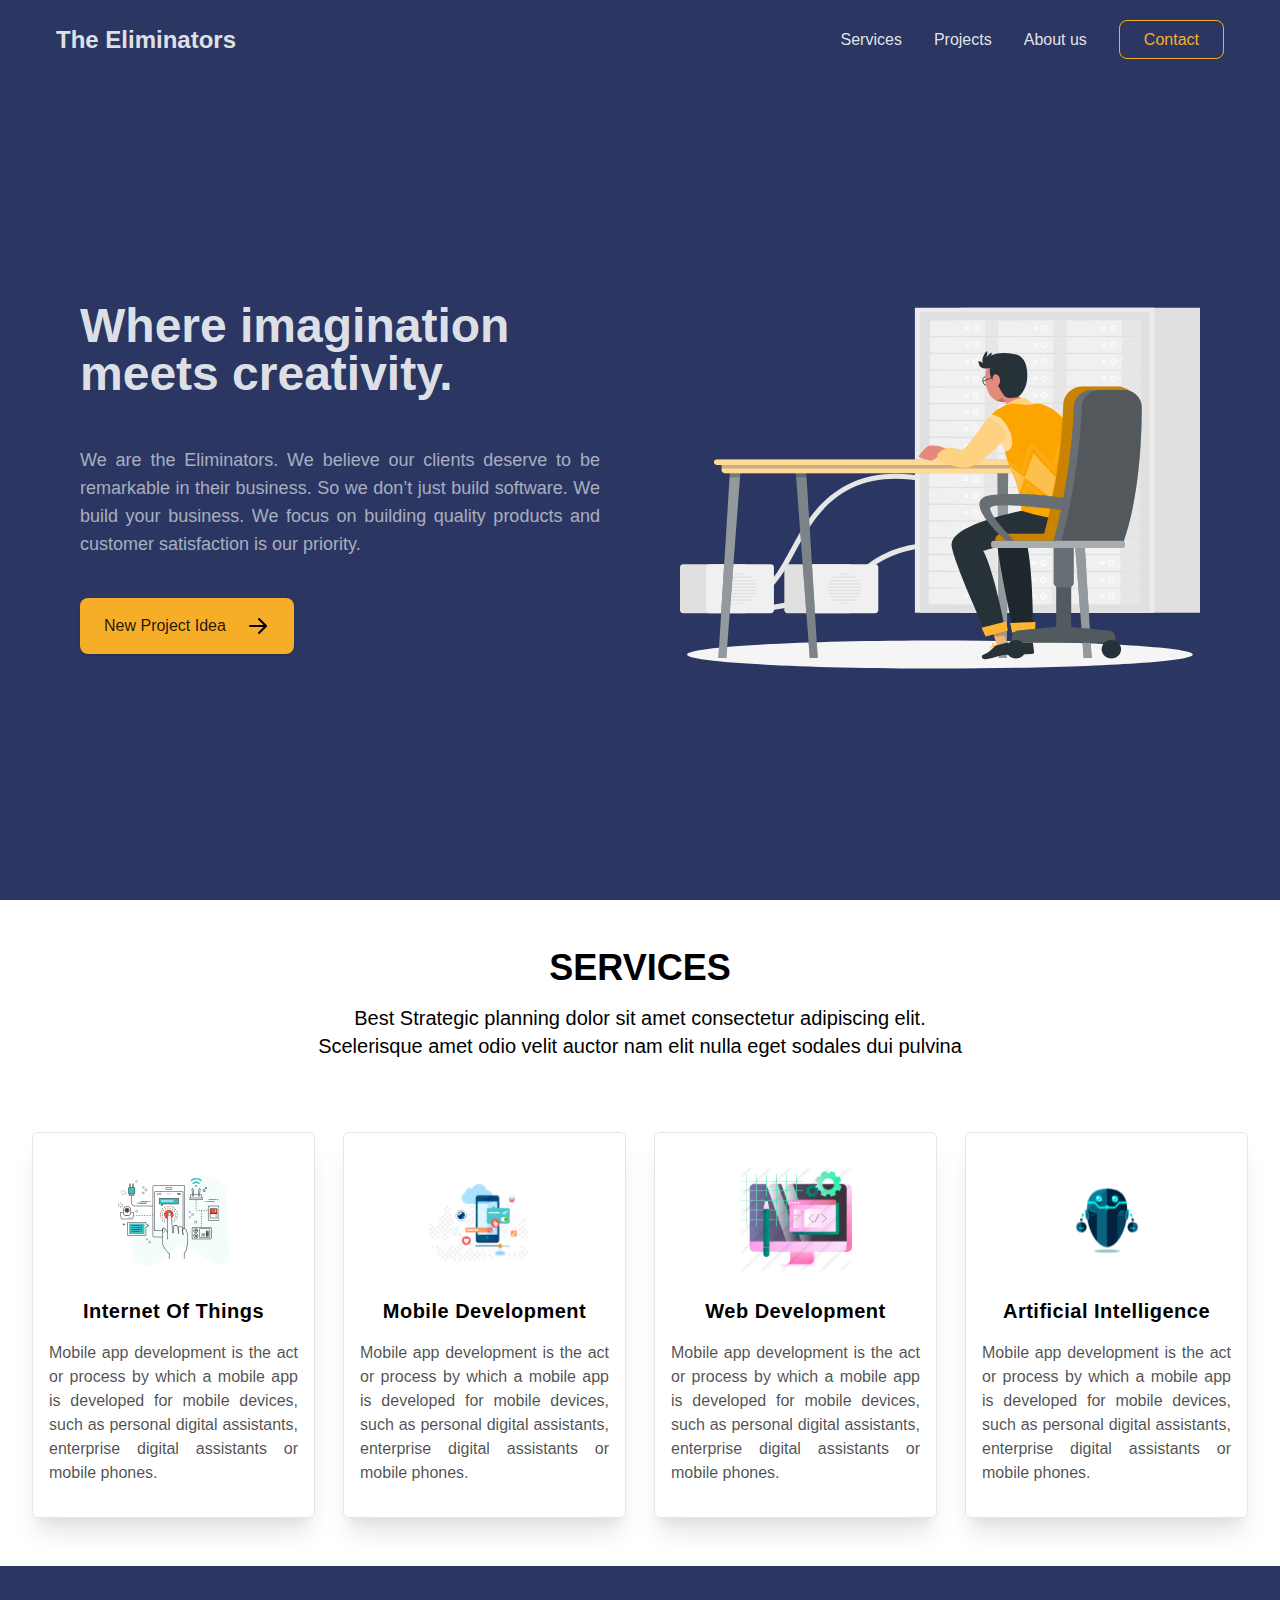
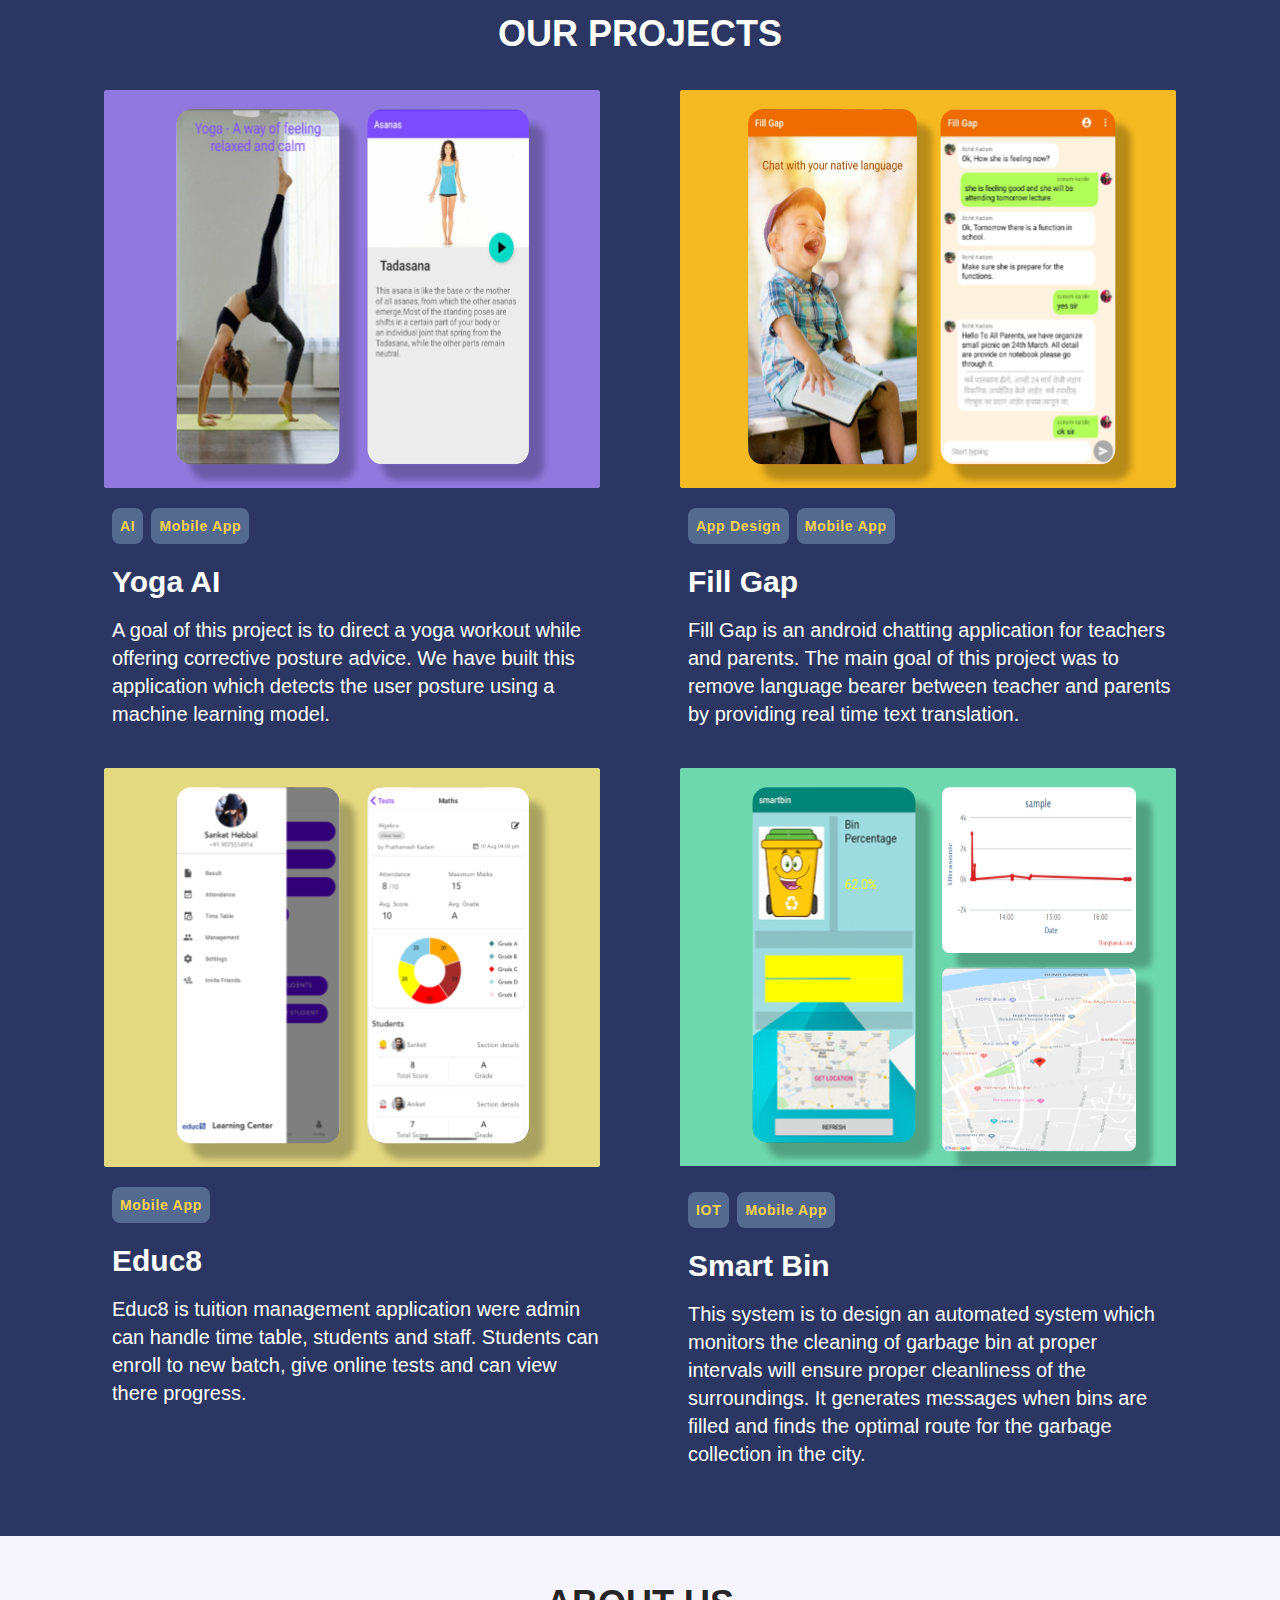
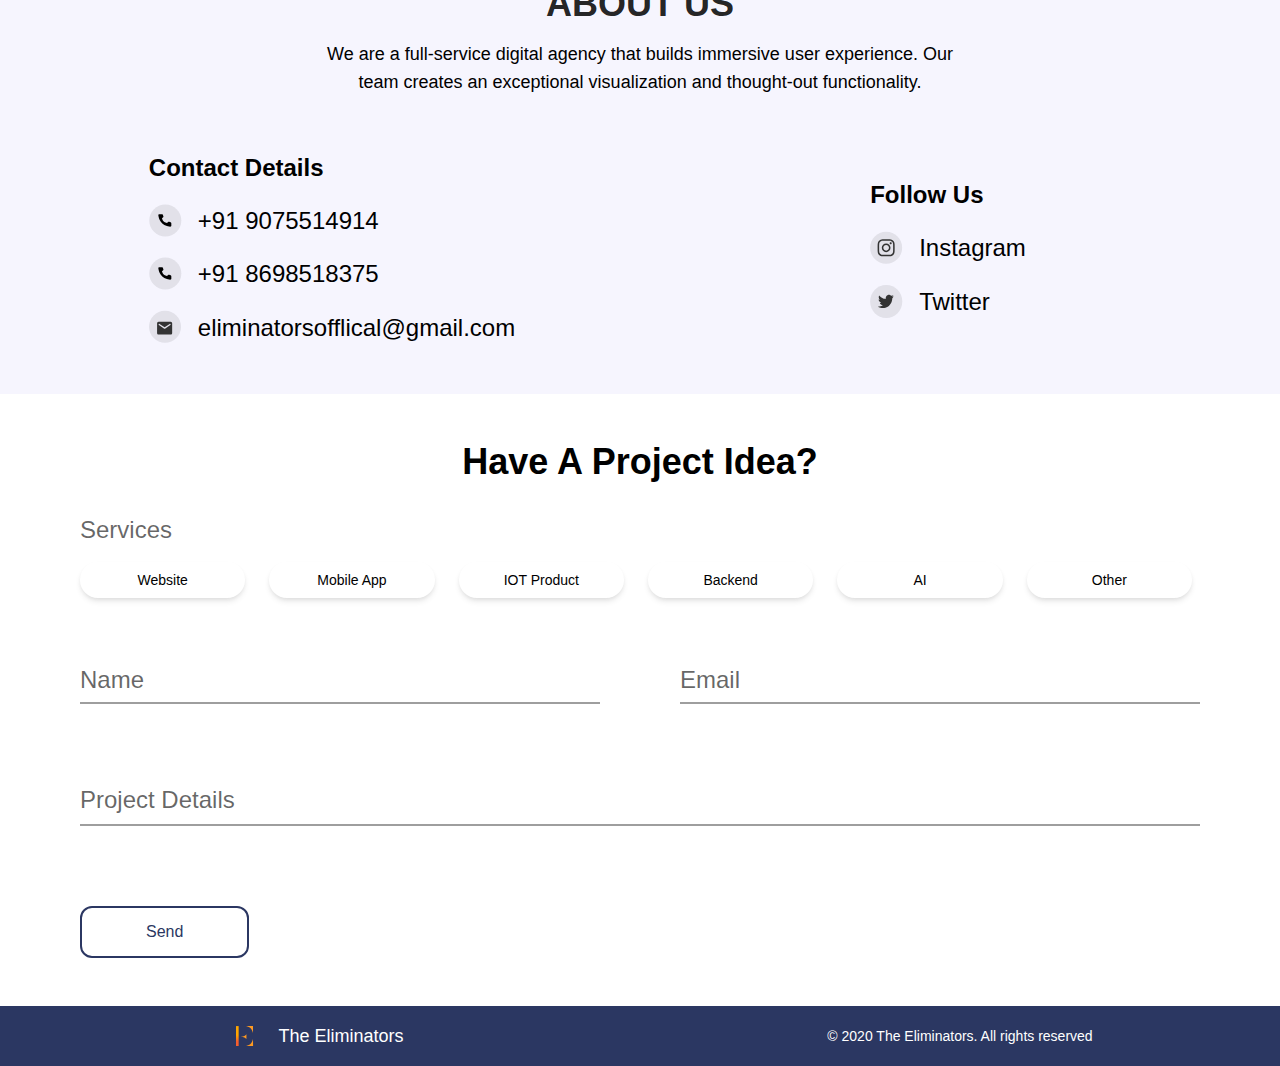
<file: index.html>
<!DOCTYPE html><html><head><meta name="viewport" content="width=device-width"/><meta charSet="utf-8"/><title>The Eliminators</title><link rel="icon" href="/eliminators_logo.svg"/><meta name="next-head-count" content="4"/><link rel="preload" href="/_next/static/css/be12bb838608c36e29e3.css" as="style"/><link rel="stylesheet" href="/_next/static/css/be12bb838608c36e29e3.css" data-n-g=""/><noscript data-n-css=""></noscript><link rel="preload" href="/_next/static/chunks/webpack-50bee04d1dc61f8adf5b.js" as="script"/><link rel="preload" href="/_next/static/chunks/framework.1cddd991bfe63666dc71.js" as="script"/><link rel="preload" href="/_next/static/chunks/commons.a94f124302cbaeafdd36.js" as="script"/><link rel="preload" href="/_next/static/chunks/f6078781a05fe1bcb0902d23dbbb2662c8d200b3.ee53ec7979883a5866d5.js" as="script"/><link rel="preload" href="/_next/static/chunks/main-bdcc1fc7a7a40572f154.js" as="script"/><link rel="preload" href="/_next/static/chunks/pages/_app-d45292f9be0eed4ed69b.js" as="script"/><link rel="preload" href="/_next/static/chunks/pages/index-5e05410b295bd5a9af4b.js" as="script"/></head><body><div id="__next"><main><div id="navbar" class="absolute top-0 z-10 py-4 px-6 w-full md:fixed md:py-6 lg:px-14 bg-primary"><nav class="relative flex items-center justify-between drop-shadow" aria-label="Global"><a href="#" class="text-2xl font-bold text-white-high">The Eliminators</a><div class="-mr-2 flex items-center md:hidden"><button type="button" class="p-2 inline-flex text-white-high items-center justify-center focus:outline-none" aria-expanded="false"><span class="sr-only">Open main menu</span><svg class="h-6 w-6" fill="none" viewBox="0 0 24 24" stroke="currentColor" aria-hidden="true"><path stroke-linecap="round" stroke-linejoin="round" stroke-width="2" d="M4 6h16M4 12h16M4 18h16"></path></svg></button></div><div class="hidden md:block md:ml-10 md:space-x-8"><a href="#services" class="
        text-white-high hover:text-white-medium">Services</a><a href="#projects" class="
        text-white-high hover:text-white-medium">Projects</a><a href="#aboutus" class="
        text-white-high hover:text-white-medium">About us</a><a href="#aboutus" class="border hover:border-transparent  py-2.5 px-6 rounded-lg 
                    text-secondary hover:bg-secondary hover:text-black-high border-secondary">Contact</a></div></nav></div><section class="bg-primary min-h-screen flex flex-col justify-center pt-14"><div class=" relative container mx-auto flex flex-col w-11/12 pt-8 pb-10 
                        sm:w-full sm:px-8 sm:pt-10 
                        lg:px-12 lg:flex-row lg:space-x-8 lg:space-x-14 
                        lg:min-w-full 
                        xl:px-20 lg:space-x-20
                        2xl:min-w-min"><div class="lg:w-1/2 lg:flex lg:flex-col lg:justify-center"><h1 class="text-white-high font-bold text-3xl text-center sm:text-left md:pt-8 sm:text-4xl lg:pt-0 lg:text-5xl">Where imagination meets creativity.</h1><h4 class="text-white-medium pt-8 text-lg text-justify lg:pt-12">We are the Eliminators. We believe our clients deserve to be remarkable in their business. So we don’t just build software. We build your business. We focus on building quality products and customer satisfaction is our priority.</h4><div class="flex justify-center sm:block"><button class="mt-10 py-3 px-4 rounded-lg flex bg-secondary text-black-high md:py-4 md:px-6 shadow hover:shadow-xl">New Project Idea<img src="/right_arrow.svg" class="ml-5"/></button></div></div><div class="mt-10 sm:mt-8 flex justify-center items-center lg:mt-0 lg:w-1/2"><svg width="329" height="241" viewBox="0 0 329 241" fill="none" xmlns="http://www.w3.org/2000/svg" class="h-auto w-11/12 max-w-sm sm:w-2/3 sm:max-w-none lg:w-full overflow-visible" alt="Eliminators Hero Image"><g id="hero-image"><g id="background"><path id="Vector" d="M48.2197 195.266L47.2129 192.285C56.8355 189.344 62.7196 178.588 69.5363 166.126C77.8467 150.918 87.2712 133.692 106.5 124.148C141.714 106.672 184.718 129.194 186.551 130.164L184.9 132.887C184.471 132.66 141.623 110.239 108.018 126.918C89.7058 136.008 80.5371 152.772 72.4495 167.596C65.3192 180.637 59.138 191.933 48.2197 195.266Z" fill="#E6E6E6"></path><path id="Vector_2" d="M42.9966 205.49L42.8398 202.361C43.3102 202.361 89.9212 200.014 115.232 177.672C141.641 154.329 173.826 162.809 174.148 162.887L173.232 165.891C172.926 165.813 142.524 157.857 117.485 179.972C91.2746 203.096 44.9608 205.404 42.9966 205.49Z" fill="#E6E6E6"></path><path id="Vector_3" d="M40.9496 174.739H1.97238C0.883065 174.739 0 175.576 0 176.608V203.918C0 204.95 0.883065 205.788 1.97238 205.788H40.9496C42.0389 205.788 42.922 204.95 42.922 203.918V176.608C42.922 175.576 42.0389 174.739 40.9496 174.739Z" fill="#E0E0E0"></path><path id="Vector_4" d="M57.4555 174.739H18.4782C17.3889 174.739 16.5059 175.576 16.5059 176.608V203.918C16.5059 204.95 17.3889 205.788 18.4782 205.788H57.4555C58.5448 205.788 59.4279 204.95 59.4279 203.918V176.608C59.4279 175.576 58.5448 174.739 57.4555 174.739Z" fill="#F0F0F0"></path><path id="Vector_5" d="M40.9081 200.006H35.024C34.9145 200.006 34.8096 199.965 34.7322 199.892C34.6548 199.819 34.6113 199.719 34.6113 199.615C34.6113 199.512 34.6548 199.412 34.7322 199.339C34.8096 199.265 34.9145 199.224 35.024 199.224H40.9081C41.0175 199.224 41.1225 199.265 41.1999 199.339C41.2773 199.412 41.3207 199.512 41.3207 199.615C41.3207 199.719 41.2773 199.819 41.1999 199.892C41.1225 199.965 41.0175 200.006 40.9081 200.006Z" fill="#E0E0E0"></path><path id="Vector_6" d="M44.7875 197.933H31.1128C31.0034 197.933 30.8984 197.892 30.8211 197.819C30.7437 197.745 30.7002 197.646 30.7002 197.542C30.7002 197.439 30.7437 197.339 30.8211 197.266C30.8984 197.192 31.0034 197.151 31.1128 197.151H44.7875C44.8969 197.151 45.0019 197.192 45.0792 197.266C45.1566 197.339 45.2001 197.439 45.2001 197.542C45.2001 197.646 45.1566 197.745 45.0792 197.819C45.0019 197.892 44.8969 197.933 44.7875 197.933Z" fill="#E0E0E0"></path><path id="Vector_7" d="M46.6773 195.853H29.2642C29.1548 195.853 29.0498 195.811 28.9724 195.738C28.895 195.665 28.8516 195.565 28.8516 195.461C28.8516 195.358 28.895 195.258 28.9724 195.185C29.0498 195.111 29.1548 195.07 29.2642 195.07H46.6773C46.7867 195.07 46.8917 195.111 46.9691 195.185C47.0464 195.258 47.0899 195.358 47.0899 195.461C47.0899 195.565 47.0464 195.665 46.9691 195.738C46.8917 195.811 46.7867 195.853 46.6773 195.853Z" fill="#E0E0E0"></path><path id="Vector_8" d="M47.7164 193.779H28.2154C28.1059 193.779 28.001 193.738 27.9236 193.665C27.8462 193.592 27.8027 193.492 27.8027 193.388C27.8027 193.285 27.8462 193.185 27.9236 193.112C28.001 193.038 28.1059 192.997 28.2154 192.997H47.7164C47.8258 192.997 47.9308 193.038 48.0081 193.112C48.0855 193.185 48.129 193.285 48.129 193.388C48.129 193.492 48.0855 193.592 48.0081 193.665C47.9308 193.738 47.8258 193.779 47.7164 193.779Z" fill="#E0E0E0"></path><path id="Vector_9" d="M48.1952 191.699H27.7369C27.6274 191.699 27.5225 191.657 27.4451 191.584C27.3677 191.511 27.3242 191.411 27.3242 191.307C27.3242 191.204 27.3677 191.104 27.4451 191.031C27.5225 190.958 27.6274 190.916 27.7369 190.916H48.1952C48.3046 190.916 48.4096 190.958 48.4869 191.031C48.5643 191.104 48.6078 191.204 48.6078 191.307C48.6078 191.411 48.5643 191.511 48.4869 191.584C48.4096 191.657 48.3046 191.699 48.1952 191.699Z" fill="#E0E0E0"></path><path id="Vector_10" d="M48.1952 189.626H27.7369C27.6274 189.626 27.5225 189.584 27.4451 189.511C27.3677 189.438 27.3242 189.338 27.3242 189.234C27.3242 189.131 27.3677 189.031 27.4451 188.958C27.5225 188.884 27.6274 188.843 27.7369 188.843H48.1952C48.3046 188.843 48.4096 188.884 48.4869 188.958C48.5643 189.031 48.6078 189.131 48.6078 189.234C48.6078 189.338 48.5643 189.438 48.4869 189.511C48.4096 189.584 48.3046 189.626 48.1952 189.626Z" fill="#E0E0E0"></path><path id="Vector_11" d="M47.7169 187.545H28.2242C28.1147 187.545 28.0098 187.503 27.9324 187.43C27.855 187.357 27.8115 187.257 27.8115 187.154C27.8115 187.05 27.855 186.95 27.9324 186.877C28.0098 186.804 28.1147 186.762 28.2242 186.762H47.7169C47.8263 186.762 47.9313 186.804 48.0087 186.877C48.0861 186.95 48.1295 187.05 48.1295 187.154C48.1295 187.205 48.1189 187.256 48.0981 187.303C48.0774 187.351 48.047 187.394 48.0087 187.43C47.9704 187.466 47.9249 187.495 47.8748 187.515C47.8247 187.535 47.7711 187.545 47.7169 187.545V187.545Z" fill="#E0E0E0"></path><path id="Vector_12" d="M46.6773 185.472H29.2642C29.1548 185.472 29.0498 185.43 28.9724 185.357C28.895 185.284 28.8516 185.184 28.8516 185.08C28.8516 184.977 28.895 184.877 28.9724 184.804C29.0498 184.731 29.1548 184.689 29.2642 184.689H46.6773C46.7867 184.689 46.8917 184.731 46.9691 184.804C47.0464 184.877 47.0899 184.977 47.0899 185.08C47.0899 185.184 47.0464 185.284 46.9691 185.357C46.8917 185.43 46.7867 185.472 46.6773 185.472Z" fill="#E0E0E0"></path><path id="Vector_13" d="M44.7875 183.391H31.1128C31.0034 183.391 30.8984 183.35 30.8211 183.276C30.7437 183.203 30.7002 183.103 30.7002 183C30.7002 182.896 30.7437 182.796 30.8211 182.723C30.8984 182.65 31.0034 182.608 31.1128 182.608H44.7875C44.8969 182.608 45.0019 182.65 45.0792 182.723C45.1566 182.796 45.2001 182.896 45.2001 183C45.2001 183.103 45.1566 183.203 45.0792 183.276C45.0019 183.35 44.8969 183.391 44.7875 183.391Z" fill="#E0E0E0"></path><path id="Vector_14" d="M40.9081 181.318H35.024C34.9145 181.318 34.8096 181.276 34.7322 181.203C34.6548 181.13 34.6113 181.03 34.6113 180.927C34.6113 180.823 34.6548 180.723 34.7322 180.65C34.8096 180.577 34.9145 180.535 35.024 180.535H40.9081C41.0175 180.535 41.1225 180.577 41.1999 180.65C41.2773 180.723 41.3207 180.823 41.3207 180.927C41.3207 181.03 41.2773 181.13 41.1999 181.203C41.1225 181.276 41.0175 181.318 40.9081 181.318Z" fill="#E0E0E0"></path><path id="Vector_15" d="M106.971 174.739H67.9939C66.9045 174.739 66.0215 175.576 66.0215 176.608V203.918C66.0215 204.95 66.9045 205.788 67.9939 205.788H106.971C108.06 205.788 108.944 204.95 108.944 203.918V176.608C108.944 175.576 108.06 174.739 106.971 174.739Z" fill="#E0E0E0"></path><path id="Vector_16" d="M123.476 174.739H84.4987C83.4094 174.739 82.5264 175.576 82.5264 176.608V203.918C82.5264 204.95 83.4094 205.788 84.4987 205.788H123.476C124.565 205.788 125.448 204.95 125.448 203.918V176.608C125.448 175.576 124.565 174.739 123.476 174.739Z" fill="#F0F0F0"></path><path id="Vector_17" d="M106.93 200.006H101.045C100.936 200.006 100.831 199.965 100.754 199.892C100.676 199.819 100.633 199.719 100.633 199.615C100.633 199.512 100.676 199.412 100.754 199.339C100.831 199.265 100.936 199.224 101.045 199.224H106.93C107.039 199.224 107.144 199.265 107.221 199.339C107.299 199.412 107.342 199.512 107.342 199.615C107.342 199.719 107.299 199.819 107.221 199.892C107.144 199.965 107.039 200.006 106.93 200.006Z" fill="#E0E0E0"></path><path id="Vector_18" d="M110.808 197.933H97.1333C97.0239 197.933 96.9189 197.892 96.8416 197.819C96.7642 197.745 96.7207 197.646 96.7207 197.542C96.7207 197.439 96.7642 197.339 96.8416 197.266C96.9189 197.192 97.0239 197.151 97.1333 197.151H110.808C110.917 197.151 111.022 197.192 111.1 197.266C111.177 197.339 111.221 197.439 111.221 197.542C111.221 197.646 111.177 197.745 111.1 197.819C111.022 197.892 110.917 197.933 110.808 197.933Z" fill="#E0E0E0"></path><path id="Vector_19" d="M112.699 195.853H95.2857C95.1762 195.853 95.0713 195.811 94.9939 195.738C94.9165 195.665 94.873 195.565 94.873 195.461C94.873 195.358 94.9165 195.258 94.9939 195.185C95.0713 195.111 95.1762 195.07 95.2857 195.07H112.699C112.808 195.07 112.913 195.111 112.991 195.185C113.068 195.258 113.111 195.358 113.111 195.461C113.111 195.565 113.068 195.665 112.991 195.738C112.913 195.811 112.808 195.853 112.699 195.853Z" fill="#E0E0E0"></path><path id="Vector_20" d="M113.738 193.779H94.2369C94.1274 193.779 94.0225 193.738 93.9451 193.665C93.8677 193.592 93.8242 193.492 93.8242 193.388C93.8242 193.285 93.8677 193.185 93.9451 193.112C94.0225 193.038 94.1274 192.997 94.2369 192.997H113.738C113.847 192.997 113.952 193.038 114.03 193.112C114.107 193.185 114.15 193.285 114.15 193.388C114.15 193.492 114.107 193.592 114.03 193.665C113.952 193.738 113.847 193.779 113.738 193.779Z" fill="#E0E0E0"></path><path id="Vector_21" d="M114.217 191.699H93.7583C93.6489 191.699 93.5439 191.657 93.4666 191.584C93.3892 191.511 93.3457 191.411 93.3457 191.307C93.3457 191.204 93.3892 191.104 93.4666 191.031C93.5439 190.958 93.6489 190.916 93.7583 190.916H114.217C114.326 190.916 114.431 190.958 114.508 191.031C114.586 191.104 114.629 191.204 114.629 191.307C114.629 191.411 114.586 191.511 114.508 191.584C114.431 191.657 114.326 191.699 114.217 191.699Z" fill="#E0E0E0"></path><path id="Vector_22" d="M114.217 189.626H93.7583C93.6489 189.626 93.5439 189.584 93.4666 189.511C93.3892 189.438 93.3457 189.338 93.3457 189.234C93.3457 189.131 93.3892 189.031 93.4666 188.958C93.5439 188.884 93.6489 188.843 93.7583 188.843H114.217C114.326 188.843 114.431 188.884 114.508 188.958C114.586 189.031 114.629 189.131 114.629 189.234C114.629 189.338 114.586 189.438 114.508 189.511C114.431 189.584 114.326 189.626 114.217 189.626Z" fill="#E0E0E0"></path><path id="Vector_23" d="M113.738 187.545H94.2456C94.1362 187.545 94.0313 187.503 93.9539 187.43C93.8765 187.357 93.833 187.257 93.833 187.154C93.833 187.05 93.8765 186.95 93.9539 186.877C94.0313 186.804 94.1362 186.762 94.2456 186.762H113.738C113.848 186.762 113.953 186.804 114.03 186.877C114.108 186.95 114.151 187.05 114.151 187.154C114.151 187.257 114.108 187.357 114.03 187.43C113.953 187.503 113.848 187.545 113.738 187.545Z" fill="#E0E0E0"></path><path id="Vector_24" d="M112.699 185.472H95.2857C95.1762 185.472 95.0713 185.43 94.9939 185.357C94.9165 185.284 94.873 185.184 94.873 185.08C94.873 184.977 94.9165 184.877 94.9939 184.804C95.0713 184.731 95.1762 184.689 95.2857 184.689H112.699C112.808 184.689 112.913 184.731 112.991 184.804C113.068 184.877 113.111 184.977 113.111 185.08C113.111 185.184 113.068 185.284 112.991 185.357C112.913 185.43 112.808 185.472 112.699 185.472Z" fill="#E0E0E0"></path><path id="Vector_25" d="M110.808 183.391H97.1333C97.0239 183.391 96.9189 183.35 96.8416 183.276C96.7642 183.203 96.7207 183.103 96.7207 183C96.7207 182.896 96.7642 182.796 96.8416 182.723C96.9189 182.65 97.0239 182.608 97.1333 182.608H110.808C110.917 182.608 111.022 182.65 111.1 182.723C111.177 182.796 111.221 182.896 111.221 183C111.221 183.103 111.177 183.203 111.1 183.276C111.022 183.35 110.917 183.391 110.808 183.391Z" fill="#E0E0E0"></path><path id="Vector_26" d="M106.93 181.318H101.045C100.936 181.318 100.831 181.276 100.754 181.203C100.676 181.13 100.633 181.03 100.633 180.927C100.633 180.823 100.676 180.723 100.754 180.65C100.831 180.577 100.936 180.535 101.045 180.535H106.93C107.039 180.535 107.144 180.577 107.221 180.65C107.299 180.723 107.342 180.823 107.342 180.927C107.342 181.03 107.299 181.13 107.221 181.203C107.144 181.276 107.039 181.318 106.93 181.318Z" fill="#E0E0E0"></path><path id="Vector_27" d="M328.999 12.5165H177.473V205.42H328.999V12.5165Z" fill="#E0E0E0"></path><path id="Vector_28" d="M300.149 12.5165H148.622V205.42H300.149V12.5165Z" fill="#EBEBEB"></path><path id="Vector_29" d="M297.235 15.0042H151.799V205.42H297.235V15.0042Z" fill="#E0E0E0"></path><path id="Vector_30" d="M202.742 190.314H170.557C169.805 190.314 169.195 190.892 169.195 191.605V198.739C169.195 199.452 169.805 200.03 170.557 200.03H202.742C203.494 200.03 204.104 199.452 204.104 198.739V191.605C204.104 190.892 203.494 190.314 202.742 190.314Z" fill="#F0F0F0"></path><path id="Vector_31" d="M202.742 190.314H170.557C169.805 190.314 169.195 190.892 169.195 191.605V198.739C169.195 199.452 169.805 200.03 170.557 200.03H202.742C203.494 200.03 204.104 199.452 204.104 198.739V191.605C204.104 190.892 203.494 190.314 202.742 190.314Z" fill="#E6E6E6"></path><path id="Vector_32" d="M190.851 190.314H158.665C157.913 190.314 157.304 190.892 157.304 191.605V198.739C157.304 199.452 157.913 200.03 158.665 200.03H190.851C191.603 200.03 192.212 199.452 192.212 198.739V191.605C192.212 190.892 191.603 190.314 190.851 190.314Z" fill="#F0F0F0"></path><path id="Vector_33" d="M188.763 195.172C188.763 195.576 188.637 195.971 188.4 196.306C188.163 196.642 187.827 196.904 187.433 197.058C187.04 197.213 186.607 197.253 186.189 197.174C185.771 197.096 185.387 196.901 185.086 196.616C184.785 196.33 184.58 195.966 184.496 195.57C184.413 195.174 184.456 194.764 184.619 194.391C184.782 194.018 185.058 193.699 185.412 193.474C185.767 193.25 186.183 193.13 186.609 193.13C187.18 193.13 187.728 193.345 188.132 193.728C188.536 194.111 188.763 194.63 188.763 195.172Z" fill="#FAFAFA"></path><path id="Vector_34" d="M186.609 196.212C187.216 196.212 187.707 195.747 187.707 195.172C187.707 194.597 187.216 194.132 186.609 194.132C186.003 194.132 185.512 194.597 185.512 195.172C185.512 195.747 186.003 196.212 186.609 196.212Z" fill="#F0F0F0"></path><path id="Vector_35" d="M181.996 194.014H179.545V196.338H181.996V194.014Z" fill="#FAFAFA"></path><path id="Vector_36" d="M202.742 179.706H170.557C169.805 179.706 169.195 180.284 169.195 180.997V188.131C169.195 188.844 169.805 189.422 170.557 189.422H202.742C203.494 189.422 204.104 188.844 204.104 188.131V180.997C204.104 180.284 203.494 179.706 202.742 179.706Z" fill="#F0F0F0"></path><path id="Vector_37" d="M202.742 179.706H170.557C169.805 179.706 169.195 180.284 169.195 180.997V188.131C169.195 188.844 169.805 189.422 170.557 189.422H202.742C203.494 189.422 204.104 188.844 204.104 188.131V180.997C204.104 180.284 203.494 179.706 202.742 179.706Z" fill="#E6E6E6"></path><path id="Vector_38" d="M190.851 179.706H158.665C157.913 179.706 157.304 180.284 157.304 180.997V188.131C157.304 188.844 157.913 189.422 158.665 189.422H190.851C191.603 189.422 192.212 188.844 192.212 188.131V180.997C192.212 180.284 191.603 179.706 190.851 179.706Z" fill="#F0F0F0"></path><path id="Vector_39" d="M186.609 186.606C187.799 186.606 188.763 185.692 188.763 184.564C188.763 183.437 187.799 182.522 186.609 182.522C185.419 182.522 184.455 183.437 184.455 184.564C184.455 185.692 185.419 186.606 186.609 186.606Z" fill="#FAFAFA"></path><path id="Vector_40" d="M186.609 185.605C187.216 185.605 187.707 185.139 187.707 184.564C187.707 183.99 187.216 183.524 186.609 183.524C186.003 183.524 185.512 183.99 185.512 184.564C185.512 185.139 186.003 185.605 186.609 185.605Z" fill="#F0F0F0"></path><path id="Vector_41" d="M181.996 183.406H179.545V185.73H181.996V183.406Z" fill="#FAFAFA"></path><path id="Vector_42" d="M202.742 169.098H170.557C169.805 169.098 169.195 169.676 169.195 170.389V177.524C169.195 178.237 169.805 178.814 170.557 178.814H202.742C203.494 178.814 204.104 178.237 204.104 177.524V170.389C204.104 169.676 203.494 169.098 202.742 169.098Z" fill="#F0F0F0"></path><path id="Vector_43" d="M202.742 169.098H170.557C169.805 169.098 169.195 169.676 169.195 170.389V177.524C169.195 178.237 169.805 178.814 170.557 178.814H202.742C203.494 178.814 204.104 178.237 204.104 177.524V170.389C204.104 169.676 203.494 169.098 202.742 169.098Z" fill="#E6E6E6"></path><path id="Vector_44" d="M190.851 169.098H158.665C157.913 169.098 157.304 169.676 157.304 170.389V177.524C157.304 178.237 157.913 178.814 158.665 178.814H190.851C191.603 178.814 192.212 178.237 192.212 177.524V170.389C192.212 169.676 191.603 169.098 190.851 169.098Z" fill="#F0F0F0"></path><path id="Vector_45" d="M188.763 173.956C188.763 174.36 188.637 174.755 188.4 175.091C188.163 175.426 187.827 175.688 187.433 175.843C187.04 175.997 186.607 176.038 186.189 175.959C185.771 175.88 185.387 175.686 185.086 175.4C184.785 175.115 184.58 174.751 184.496 174.355C184.413 173.959 184.456 173.548 184.619 173.175C184.782 172.802 185.058 172.483 185.412 172.259C185.767 172.034 186.183 171.915 186.609 171.915C187.18 171.915 187.728 172.13 188.132 172.513C188.536 172.896 188.763 173.415 188.763 173.956Z" fill="#FAFAFA"></path><path id="Vector_46" d="M187.707 173.956C187.709 174.163 187.646 174.364 187.526 174.537C187.406 174.709 187.235 174.843 187.035 174.923C186.835 175.003 186.614 175.025 186.4 174.986C186.187 174.946 185.99 174.848 185.836 174.703C185.682 174.558 185.576 174.372 185.533 174.17C185.49 173.968 185.512 173.758 185.594 173.568C185.677 173.377 185.818 173.214 185.999 173.1C186.179 172.985 186.392 172.924 186.609 172.924C186.753 172.923 186.896 172.949 187.029 173C187.162 173.052 187.283 173.127 187.385 173.223C187.487 173.319 187.568 173.434 187.623 173.559C187.678 173.685 187.707 173.82 187.707 173.956V173.956Z" fill="#F0F0F0"></path><path id="Vector_47" d="M181.996 172.799H179.545V175.122H181.996V172.799Z" fill="#FAFAFA"></path><path id="Vector_48" d="M202.742 158.491H170.557C169.805 158.491 169.195 159.069 169.195 159.781V166.916C169.195 167.629 169.805 168.207 170.557 168.207H202.742C203.494 168.207 204.104 167.629 204.104 166.916V159.781C204.104 159.069 203.494 158.491 202.742 158.491Z" fill="#F0F0F0"></path><path id="Vector_49" d="M202.742 158.491H170.557C169.805 158.491 169.195 159.069 169.195 159.781V166.916C169.195 167.629 169.805 168.207 170.557 168.207H202.742C203.494 168.207 204.104 167.629 204.104 166.916V159.781C204.104 159.069 203.494 158.491 202.742 158.491Z" fill="#E6E6E6"></path><path id="Vector_50" d="M190.851 158.491H158.665C157.913 158.491 157.304 159.069 157.304 159.781V166.916C157.304 167.629 157.913 168.207 158.665 168.207H190.851C191.603 168.207 192.212 167.629 192.212 166.916V159.781C192.212 159.069 191.603 158.491 190.851 158.491Z" fill="#F0F0F0"></path><path id="Vector_51" d="M186.609 165.39C187.799 165.39 188.763 164.476 188.763 163.349C188.763 162.221 187.799 161.307 186.609 161.307C185.419 161.307 184.455 162.221 184.455 163.349C184.455 164.476 185.419 165.39 186.609 165.39Z" fill="#FAFAFA"></path><path id="Vector_52" d="M186.609 164.389C187.216 164.389 187.707 163.923 187.707 163.349C187.707 162.774 187.216 162.308 186.609 162.308C186.003 162.308 185.512 162.774 185.512 163.349C185.512 163.923 186.003 164.389 186.609 164.389Z" fill="#F0F0F0"></path><path id="Vector_53" d="M181.996 162.191H179.545V164.514H181.996V162.191Z" fill="#FAFAFA"></path><path id="Vector_54" d="M202.809 147.883H170.623C169.871 147.883 169.262 148.461 169.262 149.174V156.308C169.262 157.021 169.871 157.599 170.623 157.599H202.809C203.561 157.599 204.17 157.021 204.17 156.308V149.174C204.17 148.461 203.561 147.883 202.809 147.883Z" fill="#F0F0F0"></path><path id="Vector_55" d="M202.809 147.883H170.623C169.871 147.883 169.262 148.461 169.262 149.174V156.308C169.262 157.021 169.871 157.599 170.623 157.599H202.809C203.561 157.599 204.17 157.021 204.17 156.308V149.174C204.17 148.461 203.561 147.883 202.809 147.883Z" fill="#E6E6E6"></path><path id="Vector_56" d="M190.916 147.883H158.731C157.979 147.883 157.369 148.461 157.369 149.174V156.308C157.369 157.021 157.979 157.599 158.731 157.599H190.916C191.668 157.599 192.278 157.021 192.278 156.308V149.174C192.278 148.461 191.668 147.883 190.916 147.883Z" fill="#F0F0F0"></path><path id="Vector_57" d="M186.683 154.783C187.873 154.783 188.837 153.869 188.837 152.741C188.837 151.613 187.873 150.699 186.683 150.699C185.494 150.699 184.529 151.613 184.529 152.741C184.529 153.869 185.494 154.783 186.683 154.783Z" fill="#FAFAFA"></path><path id="Vector_58" d="M186.684 153.781C187.29 153.781 187.781 153.316 187.781 152.741C187.781 152.166 187.29 151.7 186.684 151.7C186.077 151.7 185.586 152.166 185.586 152.741C185.586 153.316 186.077 153.781 186.684 153.781Z" fill="#F0F0F0"></path><path id="Vector_59" d="M182.07 151.583H179.619V153.907H182.07V151.583Z" fill="#FAFAFA"></path><path id="Vector_60" d="M202.883 137.275H170.698C169.946 137.275 169.336 137.853 169.336 138.566V145.7C169.336 146.413 169.946 146.991 170.698 146.991H202.883C203.635 146.991 204.245 146.413 204.245 145.7V138.566C204.245 137.853 203.635 137.275 202.883 137.275Z" fill="#F0F0F0"></path><path id="Vector_61" d="M202.883 137.275H170.698C169.946 137.275 169.336 137.853 169.336 138.566V145.7C169.336 146.413 169.946 146.991 170.698 146.991H202.883C203.635 146.991 204.245 146.413 204.245 145.7V138.566C204.245 137.853 203.635 137.275 202.883 137.275Z" fill="#E6E6E6"></path><path id="Vector_62" d="M190.99 137.275H158.805C158.053 137.275 157.443 137.853 157.443 138.566V145.7C157.443 146.413 158.053 146.991 158.805 146.991H190.99C191.742 146.991 192.352 146.413 192.352 145.7V138.566C192.352 137.853 191.742 137.275 190.99 137.275Z" fill="#F0F0F0"></path><path id="Vector_63" d="M188.904 142.133C188.904 142.536 188.778 142.93 188.542 143.266C188.306 143.601 187.97 143.863 187.578 144.018C187.185 144.173 186.753 144.214 186.335 144.137C185.918 144.059 185.534 143.866 185.232 143.582C184.931 143.298 184.724 142.936 184.639 142.541C184.554 142.146 184.594 141.736 184.755 141.363C184.915 140.989 185.189 140.669 185.541 140.443C185.893 140.217 186.308 140.094 186.733 140.091C187.017 140.089 187.299 140.141 187.562 140.242C187.826 140.344 188.065 140.494 188.267 140.684C188.469 140.874 188.629 141.099 188.738 141.348C188.847 141.597 188.904 141.864 188.904 142.133Z" fill="#FAFAFA"></path><path id="Vector_64" d="M186.749 143.174C187.355 143.174 187.847 142.708 187.847 142.133C187.847 141.558 187.355 141.093 186.749 141.093C186.143 141.093 185.651 141.558 185.651 142.133C185.651 142.708 186.143 143.174 186.749 143.174Z" fill="#F0F0F0"></path><path id="Vector_65" d="M182.137 140.975H179.686V143.299H182.137V140.975Z" fill="#FAFAFA"></path><path id="Vector_66" d="M202.949 126.667H170.764C170.012 126.667 169.402 127.245 169.402 127.958V135.093C169.402 135.805 170.012 136.383 170.764 136.383H202.949C203.701 136.383 204.311 135.805 204.311 135.093V127.958C204.311 127.245 203.701 126.667 202.949 126.667Z" fill="#F0F0F0"></path><path id="Vector_67" d="M202.949 126.667H170.764C170.012 126.667 169.402 127.245 169.402 127.958V135.093C169.402 135.805 170.012 136.383 170.764 136.383H202.949C203.701 136.383 204.311 135.805 204.311 135.093V127.958C204.311 127.245 203.701 126.667 202.949 126.667Z" fill="#E6E6E6"></path><path id="Vector_68" d="M191.065 126.667H158.879C158.127 126.667 157.518 127.245 157.518 127.958V135.093C157.518 135.805 158.127 136.383 158.879 136.383H191.065C191.817 136.383 192.426 135.805 192.426 135.093V127.958C192.426 127.245 191.817 126.667 191.065 126.667Z" fill="#F0F0F0"></path><path id="Vector_69" d="M188.978 131.564C188.978 131.968 188.851 132.363 188.615 132.699C188.378 133.035 188.042 133.296 187.648 133.451C187.255 133.605 186.821 133.646 186.404 133.567C185.986 133.488 185.602 133.294 185.301 133.008C185 132.723 184.794 132.359 184.711 131.963C184.628 131.567 184.671 131.156 184.834 130.783C184.997 130.41 185.273 130.091 185.627 129.867C185.981 129.642 186.398 129.523 186.824 129.523C187.107 129.523 187.387 129.576 187.648 129.678C187.909 129.781 188.147 129.931 188.347 130.121C188.547 130.31 188.706 130.535 188.814 130.783C188.922 131.031 188.978 131.296 188.978 131.564V131.564Z" fill="#FAFAFA"></path><path id="Vector_70" d="M186.823 132.566C187.429 132.566 187.921 132.1 187.921 131.525C187.921 130.951 187.429 130.485 186.823 130.485C186.217 130.485 185.726 130.951 185.726 131.525C185.726 132.1 186.217 132.566 186.823 132.566Z" fill="#F0F0F0"></path><path id="Vector_71" d="M182.211 130.368H179.76V132.691H182.211V130.368Z" fill="#FAFAFA"></path><path id="Vector_72" d="M203.024 116.06H170.838C170.086 116.06 169.477 116.637 169.477 117.35V124.485C169.477 125.198 170.086 125.776 170.838 125.776H203.024C203.776 125.776 204.385 125.198 204.385 124.485V117.35C204.385 116.637 203.776 116.06 203.024 116.06Z" fill="#F0F0F0"></path><path id="Vector_73" d="M203.024 116.06H170.838C170.086 116.06 169.477 116.637 169.477 117.35V124.485C169.477 125.198 170.086 125.776 170.838 125.776H203.024C203.776 125.776 204.385 125.198 204.385 124.485V117.35C204.385 116.637 203.776 116.06 203.024 116.06Z" fill="#E6E6E6"></path><path id="Vector_74" d="M191.131 116.06H158.946C158.194 116.06 157.584 116.637 157.584 117.35V124.485C157.584 125.198 158.194 125.776 158.946 125.776H191.131C191.883 125.776 192.493 125.198 192.493 124.485V117.35C192.493 116.637 191.883 116.06 191.131 116.06Z" fill="#F0F0F0"></path><path id="Vector_75" d="M189.043 120.918C189.043 121.321 188.917 121.716 188.68 122.052C188.444 122.388 188.107 122.649 187.714 122.804C187.32 122.958 186.887 122.999 186.469 122.92C186.051 122.841 185.667 122.647 185.366 122.361C185.065 122.076 184.86 121.712 184.777 121.316C184.694 120.92 184.736 120.509 184.899 120.136C185.062 119.763 185.338 119.444 185.693 119.22C186.047 118.996 186.463 118.876 186.889 118.876C187.172 118.876 187.452 118.929 187.714 119.031C187.975 119.134 188.212 119.284 188.412 119.474C188.612 119.663 188.771 119.889 188.879 120.136C188.988 120.384 189.043 120.649 189.043 120.918V120.918Z" fill="#FAFAFA"></path><path id="Vector_76" d="M187.986 120.918C187.986 121.123 187.922 121.325 187.801 121.496C187.681 121.667 187.509 121.8 187.309 121.879C187.108 121.958 186.887 121.978 186.674 121.938C186.462 121.898 186.266 121.799 186.112 121.653C185.959 121.508 185.854 121.322 185.812 121.121C185.77 120.919 185.791 120.71 185.875 120.519C185.958 120.329 186.098 120.167 186.279 120.052C186.459 119.938 186.672 119.877 186.889 119.877C187.18 119.877 187.459 119.987 187.665 120.182C187.871 120.377 187.986 120.642 187.986 120.918Z" fill="#F0F0F0"></path><path id="Vector_77" d="M182.276 119.76H179.825V122.083H182.276V119.76Z" fill="#FAFAFA"></path><path id="Vector_78" d="M203.089 105.452H170.904C170.152 105.452 169.542 106.03 169.542 106.743V113.877C169.542 114.59 170.152 115.168 170.904 115.168H203.089C203.841 115.168 204.451 114.59 204.451 113.877V106.743C204.451 106.03 203.841 105.452 203.089 105.452Z" fill="#F0F0F0"></path><path id="Vector_79" d="M203.089 105.452H170.904C170.152 105.452 169.542 106.03 169.542 106.743V113.877C169.542 114.59 170.152 115.168 170.904 115.168H203.089C203.841 115.168 204.451 114.59 204.451 113.877V106.743C204.451 106.03 203.841 105.452 203.089 105.452Z" fill="#E6E6E6"></path><path id="Vector_80" d="M191.205 105.452H159.02C158.268 105.452 157.658 106.03 157.658 106.743V113.877C157.658 114.59 158.268 115.168 159.02 115.168H191.205C191.957 115.168 192.567 114.59 192.567 113.877V106.743C192.567 106.03 191.957 105.452 191.205 105.452Z" fill="#F0F0F0"></path><path id="Vector_81" d="M186.963 112.352C188.153 112.352 189.117 111.437 189.117 110.31C189.117 109.182 188.153 108.268 186.963 108.268C185.774 108.268 184.81 109.182 184.81 110.31C184.81 111.437 185.774 112.352 186.963 112.352Z" fill="#FAFAFA"></path><path id="Vector_82" d="M188.061 110.31C188.061 110.516 187.997 110.717 187.876 110.888C187.756 111.059 187.584 111.192 187.384 111.271C187.183 111.35 186.963 111.37 186.75 111.33C186.537 111.29 186.341 111.191 186.188 111.046C186.034 110.9 185.93 110.715 185.887 110.513C185.845 110.311 185.867 110.102 185.95 109.912C186.033 109.722 186.174 109.559 186.354 109.445C186.535 109.33 186.747 109.269 186.964 109.269C187.254 109.271 187.532 109.382 187.738 109.576C187.943 109.771 188.059 110.034 188.061 110.31V110.31Z" fill="#F0F0F0"></path><path id="Vector_83" d="M182.35 109.152H179.899V111.475H182.35V109.152Z" fill="#FAFAFA"></path><path id="Vector_84" d="M203.163 94.8441H170.978C170.226 94.8441 169.616 95.422 169.616 96.1348V103.269C169.616 103.982 170.226 104.56 170.978 104.56H203.163C203.915 104.56 204.525 103.982 204.525 103.269V96.1348C204.525 95.422 203.915 94.8441 203.163 94.8441Z" fill="#F0F0F0"></path><path id="Vector_85" d="M203.163 94.8441H170.978C170.226 94.8441 169.616 95.422 169.616 96.1348V103.269C169.616 103.982 170.226 104.56 170.978 104.56H203.163C203.915 104.56 204.525 103.982 204.525 103.269V96.1348C204.525 95.422 203.915 94.8441 203.163 94.8441Z" fill="#E6E6E6"></path><path id="Vector_86" d="M191.272 94.8441H159.086C158.334 94.8441 157.725 95.422 157.725 96.1348V103.269C157.725 103.982 158.334 104.56 159.086 104.56H191.272C192.024 104.56 192.633 103.982 192.633 103.269V96.1348C192.633 95.422 192.024 94.8441 191.272 94.8441Z" fill="#F0F0F0"></path><path id="Vector_87" d="M187.038 101.744C188.227 101.744 189.192 100.83 189.192 99.702C189.192 98.5744 188.227 97.6603 187.038 97.6603C185.848 97.6603 184.884 98.5744 184.884 99.702C184.884 100.83 185.848 101.744 187.038 101.744Z" fill="#FAFAFA"></path><path id="Vector_88" d="M187.038 100.742C187.644 100.742 188.136 100.277 188.136 99.7021C188.136 99.1274 187.644 98.6616 187.038 98.6616C186.432 98.6616 185.94 99.1274 185.94 99.7021C185.94 100.277 186.432 100.742 187.038 100.742Z" fill="#F0F0F0"></path><path id="Vector_89" d="M182.416 98.5443H179.965V100.868H182.416V98.5443Z" fill="#FAFAFA"></path><path id="Vector_90" d="M203.238 84.2363H171.053C170.301 84.2363 169.691 84.8142 169.691 85.5271V92.6615C169.691 93.3744 170.301 93.9523 171.053 93.9523H203.238C203.99 93.9523 204.6 93.3744 204.6 92.6615V85.5271C204.6 84.8142 203.99 84.2363 203.238 84.2363Z" fill="#F0F0F0"></path><path id="Vector_91" d="M203.238 84.2363H171.053C170.301 84.2363 169.691 84.8142 169.691 85.5271V92.6615C169.691 93.3744 170.301 93.9523 171.053 93.9523H203.238C203.99 93.9523 204.6 93.3744 204.6 92.6615V85.5271C204.6 84.8142 203.99 84.2363 203.238 84.2363Z" fill="#E6E6E6"></path><path id="Vector_92" d="M191.346 84.2363H159.161C158.408 84.2363 157.799 84.8142 157.799 85.5271V92.6615C157.799 93.3744 158.408 93.9523 159.161 93.9523H191.346C192.098 93.9523 192.708 93.3744 192.708 92.6615V85.5271C192.708 84.8142 192.098 84.2363 191.346 84.2363Z" fill="#F0F0F0"></path><path id="Vector_93" d="M187.103 91.136C188.293 91.136 189.257 90.2219 189.257 89.0943C189.257 87.9666 188.293 87.0525 187.103 87.0525C185.914 87.0525 184.949 87.9666 184.949 89.0943C184.949 90.2219 185.914 91.136 187.103 91.136Z" fill="#FAFAFA"></path><path id="Vector_94" d="M187.103 90.1347C187.71 90.1347 188.201 89.6689 188.201 89.0943C188.201 88.5197 187.71 88.0538 187.103 88.0538C186.497 88.0538 186.006 88.5197 186.006 89.0943C186.006 89.6689 186.497 90.1347 187.103 90.1347Z" fill="#F0F0F0"></path><path id="Vector_95" d="M182.491 87.9287H180.04V90.2521H182.491V87.9287Z" fill="#FAFAFA"></path><path id="Vector_96" d="M203.305 73.6285H171.119C170.367 73.6285 169.758 74.2064 169.758 74.9193V82.0537C169.758 82.7666 170.367 83.3445 171.119 83.3445H203.305C204.057 83.3445 204.667 82.7666 204.667 82.0537V74.9193C204.667 74.2064 204.057 73.6285 203.305 73.6285Z" fill="#F0F0F0"></path><path id="Vector_97" d="M203.305 73.6285H171.119C170.367 73.6285 169.758 74.2064 169.758 74.9193V82.0537C169.758 82.7666 170.367 83.3445 171.119 83.3445H203.305C204.057 83.3445 204.667 82.7666 204.667 82.0537V74.9193C204.667 74.2064 204.057 73.6285 203.305 73.6285Z" fill="#E6E6E6"></path><path id="Vector_98" d="M191.412 73.6285H159.227C158.475 73.6285 157.865 74.2064 157.865 74.9193V82.0537C157.865 82.7666 158.475 83.3445 159.227 83.3445H191.412C192.164 83.3445 192.774 82.7666 192.774 82.0537V74.9193C192.774 74.2064 192.164 73.6285 191.412 73.6285Z" fill="#F0F0F0"></path><path id="Vector_99" d="M189.332 78.4865C189.332 78.8903 189.206 79.2851 188.969 79.6208C188.733 79.9566 188.396 80.2183 188.003 80.3728C187.609 80.5274 187.176 80.5678 186.758 80.489C186.34 80.4102 185.957 80.2158 185.655 79.9302C185.354 79.6447 185.149 79.2809 185.066 78.8848C184.983 78.4888 185.025 78.0782 185.188 77.7052C185.351 77.3321 185.627 77.0132 185.982 76.7888C186.336 76.5645 186.752 76.4447 187.178 76.4447C187.461 76.4447 187.741 76.4976 188.003 76.6002C188.264 76.7028 188.501 76.8532 188.701 77.0428C188.901 77.2324 189.06 77.4574 189.168 77.7052C189.277 77.9529 189.332 78.2184 189.332 78.4865V78.4865Z" fill="#FAFAFA"></path><path id="Vector_100" d="M187.178 79.5269C187.784 79.5269 188.275 79.0611 188.275 78.4865C188.275 77.9119 187.784 77.4461 187.178 77.4461C186.572 77.4461 186.08 77.9119 186.08 78.4865C186.08 79.0611 186.572 79.5269 187.178 79.5269Z" fill="#F0F0F0"></path><path id="Vector_101" d="M182.564 77.3209H180.113V79.6443H182.564V77.3209Z" fill="#FAFAFA"></path><path id="Vector_102" d="M203.378 63.0208H171.193C170.441 63.0208 169.831 63.5986 169.831 64.3115V71.4459C169.831 72.1588 170.441 72.7367 171.193 72.7367H203.378C204.13 72.7367 204.74 72.1588 204.74 71.4459V64.3115C204.74 63.5986 204.13 63.0208 203.378 63.0208Z" fill="#F0F0F0"></path><path id="Vector_103" d="M203.378 63.0208H171.193C170.441 63.0208 169.831 63.5986 169.831 64.3115V71.4459C169.831 72.1588 170.441 72.7367 171.193 72.7367H203.378C204.13 72.7367 204.74 72.1588 204.74 71.4459V64.3115C204.74 63.5986 204.13 63.0208 203.378 63.0208Z" fill="#E6E6E6"></path><path id="Vector_104" d="M191.486 63.0208H159.301C158.549 63.0208 157.939 63.5986 157.939 64.3115V71.4459C157.939 72.1588 158.549 72.7367 159.301 72.7367H191.486C192.239 72.7367 192.848 72.1588 192.848 71.4459V64.3115C192.848 63.5986 192.239 63.0208 191.486 63.0208Z" fill="#F0F0F0"></path><path id="Vector_105" d="M189.398 67.8787C189.398 68.2826 189.271 68.6773 189.035 69.0131C188.798 69.3488 188.462 69.6105 188.068 69.7651C187.674 69.9196 187.241 69.9601 186.824 69.8813C186.406 69.8025 186.022 69.608 185.721 69.3225C185.419 69.0369 185.214 68.6731 185.131 68.2771C185.048 67.881 185.091 67.4705 185.254 67.0974C185.417 66.7243 185.693 66.4054 186.047 66.1811C186.401 65.9567 186.818 65.837 187.244 65.837C187.527 65.837 187.807 65.8898 188.068 65.9924C188.329 66.095 188.567 66.2454 188.767 66.435C188.967 66.6246 189.126 66.8497 189.234 67.0974C189.342 67.3451 189.398 67.6106 189.398 67.8787V67.8787Z" fill="#FAFAFA"></path><path id="Vector_106" d="M187.244 68.9192C187.85 68.9192 188.342 68.4534 188.342 67.8788C188.342 67.3041 187.85 66.8383 187.244 66.8383C186.638 66.8383 186.146 67.3041 186.146 67.8788C186.146 68.4534 186.638 68.9192 187.244 68.9192Z" fill="#F0F0F0"></path><path id="Vector_107" d="M182.631 66.7131H180.18V69.0365H182.631V66.7131Z" fill="#FAFAFA"></path><path id="Vector_108" d="M203.444 52.413H171.259C170.507 52.413 169.897 52.9909 169.897 53.7038V60.8382C169.897 61.5511 170.507 62.129 171.259 62.129H203.444C204.197 62.129 204.806 61.5511 204.806 60.8382V53.7038C204.806 52.9909 204.197 52.413 203.444 52.413Z" fill="#F0F0F0"></path><path id="Vector_109" d="M203.444 52.413H171.259C170.507 52.413 169.897 52.9909 169.897 53.7038V60.8382C169.897 61.5511 170.507 62.129 171.259 62.129H203.444C204.197 62.129 204.806 61.5511 204.806 60.8382V53.7038C204.806 52.9909 204.197 52.413 203.444 52.413Z" fill="#E6E6E6"></path><path id="Vector_110" d="M191.552 52.413H159.367C158.615 52.413 158.005 52.9909 158.005 53.7038V60.8382C158.005 61.5511 158.615 62.129 159.367 62.129H191.552C192.304 62.129 192.914 61.5511 192.914 60.8382V53.7038C192.914 52.9909 192.304 52.413 191.552 52.413Z" fill="#F0F0F0"></path><path id="Vector_111" d="M189.473 57.2475C189.473 57.6514 189.347 58.0461 189.11 58.3819C188.873 58.7177 188.537 58.9793 188.143 59.1339C187.75 59.2884 187.317 59.3288 186.899 59.2501C186.481 59.1713 186.097 58.9768 185.796 58.6913C185.495 58.4057 185.29 58.0419 185.206 57.6459C185.123 57.2498 185.166 56.8393 185.329 56.4662C185.492 56.0931 185.768 55.7742 186.122 55.5499C186.477 55.3255 186.893 55.2058 187.319 55.2058C187.89 55.2058 188.438 55.4209 188.842 55.8038C189.246 56.1867 189.473 56.706 189.473 57.2475Z" fill="#FAFAFA"></path><path id="Vector_112" d="M188.383 57.2475C188.383 57.4536 188.318 57.6551 188.197 57.8264C188.076 57.9976 187.904 58.131 187.703 58.2095C187.502 58.288 187.281 58.3081 187.068 58.2674C186.855 58.2266 186.659 58.1267 186.506 57.9804C186.353 57.8341 186.249 57.648 186.208 57.4457C186.166 57.2433 186.189 57.0339 186.273 56.8439C186.358 56.654 186.5 56.492 186.681 56.3786C186.863 56.2652 187.076 56.2055 187.293 56.2071C187.583 56.2092 187.86 56.3197 188.064 56.5146C188.268 56.7095 188.383 56.9729 188.383 57.2475Z" fill="#F0F0F0"></path><path id="Vector_113" d="M182.705 56.1054H180.254V58.4288H182.705V56.1054Z" fill="#FAFAFA"></path><path id="Vector_114" d="M203.519 41.8052H171.333C170.581 41.8052 169.972 42.3831 169.972 43.096V50.2304C169.972 50.9433 170.581 51.5212 171.333 51.5212H203.519C204.271 51.5212 204.88 50.9433 204.88 50.2304V43.096C204.88 42.3831 204.271 41.8052 203.519 41.8052Z" fill="#F0F0F0"></path><path id="Vector_115" d="M203.519 41.8052H171.333C170.581 41.8052 169.972 42.3831 169.972 43.096V50.2304C169.972 50.9433 170.581 51.5212 171.333 51.5212H203.519C204.271 51.5212 204.88 50.9433 204.88 50.2304V43.096C204.88 42.3831 204.271 41.8052 203.519 41.8052Z" fill="#E6E6E6"></path><path id="Vector_116" d="M191.627 41.8052H159.442C158.69 41.8052 158.08 42.3831 158.08 43.096V50.2304C158.08 50.9433 158.69 51.5212 159.442 51.5212H191.627C192.379 51.5212 192.989 50.9433 192.989 50.2304V43.096C192.989 42.3831 192.379 41.8052 191.627 41.8052Z" fill="#F0F0F0"></path><path id="Vector_117" d="M187.384 48.705C188.574 48.705 189.538 47.7908 189.538 46.6632C189.538 45.5356 188.574 44.6214 187.384 44.6214C186.195 44.6214 185.23 45.5356 185.23 46.6632C185.23 47.7908 186.195 48.705 187.384 48.705Z" fill="#FAFAFA"></path><path id="Vector_118" d="M188.482 46.6632C188.482 46.869 188.418 47.0701 188.297 47.2412C188.177 47.4123 188.005 47.5457 187.805 47.6244C187.604 47.7032 187.383 47.7238 187.171 47.6837C186.958 47.6435 186.762 47.5444 186.609 47.3989C186.455 47.2534 186.351 47.068 186.308 46.8662C186.266 46.6644 186.288 46.4552 186.371 46.2651C186.454 46.0749 186.594 45.9124 186.775 45.7981C186.955 45.6838 187.168 45.6228 187.385 45.6228C187.676 45.6228 187.955 45.7324 188.161 45.9275C188.367 46.1226 188.482 46.3873 188.482 46.6632Z" fill="#F0F0F0"></path><path id="Vector_119" d="M182.771 45.4976H180.32V47.821H182.771V45.4976Z" fill="#FAFAFA"></path><path id="Vector_120" d="M203.584 31.1975H171.399C170.647 31.1975 170.037 31.7754 170.037 32.4883V39.6227C170.037 40.3355 170.647 40.9134 171.399 40.9134H203.584C204.336 40.9134 204.946 40.3355 204.946 39.6227V32.4883C204.946 31.7754 204.336 31.1975 203.584 31.1975Z" fill="#F0F0F0"></path><path id="Vector_121" d="M203.584 31.1975H171.399C170.647 31.1975 170.037 31.7754 170.037 32.4883V39.6227C170.037 40.3355 170.647 40.9134 171.399 40.9134H203.584C204.336 40.9134 204.946 40.3355 204.946 39.6227V32.4883C204.946 31.7754 204.336 31.1975 203.584 31.1975Z" fill="#E6E6E6"></path><path id="Vector_122" d="M191.692 31.1975H159.506C158.754 31.1975 158.145 31.7754 158.145 32.4883V39.6227C158.145 40.3355 158.754 40.9134 159.506 40.9134H191.692C192.444 40.9134 193.053 40.3355 193.053 39.6227V32.4883C193.053 31.7754 192.444 31.1975 191.692 31.1975Z" fill="#F0F0F0"></path><path id="Vector_123" d="M187.459 38.0972C188.648 38.0972 189.613 37.1831 189.613 36.0554C189.613 34.9278 188.648 34.0137 187.459 34.0137C186.269 34.0137 185.305 34.9278 185.305 36.0554C185.305 37.1831 186.269 38.0972 187.459 38.0972Z" fill="#FAFAFA"></path><path id="Vector_124" d="M188.557 36.0555C188.557 36.2612 188.492 36.4624 188.372 36.6335C188.251 36.8046 188.08 36.9379 187.879 37.0167C187.678 37.0954 187.458 37.116 187.245 37.0759C187.032 37.0358 186.836 36.9367 186.683 36.7911C186.529 36.6456 186.425 36.4603 186.382 36.2584C186.34 36.0566 186.362 35.8474 186.445 35.6573C186.528 35.4672 186.669 35.3047 186.849 35.1904C187.03 35.076 187.242 35.015 187.459 35.015C187.75 35.015 188.029 35.1246 188.235 35.3197C188.441 35.5149 188.557 35.7795 188.557 36.0555Z" fill="#F0F0F0"></path><path id="Vector_125" d="M182.846 34.8898H180.395V37.2132H182.846V34.8898Z" fill="#FAFAFA"></path><path id="Vector_126" d="M203.658 20.5897H171.473C170.721 20.5897 170.111 21.1676 170.111 21.8805V29.0149C170.111 29.7278 170.721 30.3057 171.473 30.3057H203.658C204.41 30.3057 205.02 29.7278 205.02 29.0149V21.8805C205.02 21.1676 204.41 20.5897 203.658 20.5897Z" fill="#F0F0F0"></path><path id="Vector_127" d="M203.658 20.5897H171.473C170.721 20.5897 170.111 21.1676 170.111 21.8805V29.0149C170.111 29.7278 170.721 30.3057 171.473 30.3057H203.658C204.41 30.3057 205.02 29.7278 205.02 29.0149V21.8805C205.02 21.1676 204.41 20.5897 203.658 20.5897Z" fill="#E6E6E6"></path><path id="Vector_128" d="M191.768 20.5897H159.582C158.83 20.5897 158.221 21.1676 158.221 21.8805V29.0149C158.221 29.7278 158.83 30.3057 159.582 30.3057H191.768C192.52 30.3057 193.129 29.7278 193.129 29.0149V21.8805C193.129 21.1676 192.52 20.5897 191.768 20.5897Z" fill="#F0F0F0"></path><path id="Vector_129" d="M187.525 27.4894C188.715 27.4894 189.679 26.5753 189.679 25.4477C189.679 24.32 188.715 23.4059 187.525 23.4059C186.335 23.4059 185.371 24.32 185.371 25.4477C185.371 26.5753 186.335 27.4894 187.525 27.4894Z" fill="#FAFAFA"></path><path id="Vector_130" d="M187.525 26.4881C188.132 26.4881 188.623 26.0223 188.623 25.4477C188.623 24.8731 188.132 24.4073 187.525 24.4073C186.919 24.4073 186.428 24.8731 186.428 25.4477C186.428 26.0223 186.919 26.4881 187.525 26.4881Z" fill="#F0F0F0"></path><path id="Vector_131" d="M182.912 24.2821H180.461V26.6055H182.912V24.2821Z" fill="#FAFAFA"></path><path id="Vector_132" d="M246.012 190.314H213.827C213.074 190.314 212.465 190.892 212.465 191.605V198.739C212.465 199.452 213.074 200.03 213.827 200.03H246.012C246.764 200.03 247.374 199.452 247.374 198.739V191.605C247.374 190.892 246.764 190.314 246.012 190.314Z" fill="#F0F0F0"></path><path id="Vector_133" d="M246.012 190.314H213.827C213.074 190.314 212.465 190.892 212.465 191.605V198.739C212.465 199.452 213.074 200.03 213.827 200.03H246.012C246.764 200.03 247.374 199.452 247.374 198.739V191.605C247.374 190.892 246.764 190.314 246.012 190.314Z" fill="#E6E6E6"></path><path id="Vector_134" d="M234.119 190.314H201.934C201.182 190.314 200.572 190.892 200.572 191.605V198.739C200.572 199.452 201.182 200.03 201.934 200.03H234.119C234.871 200.03 235.481 199.452 235.481 198.739V191.605C235.481 190.892 234.871 190.314 234.119 190.314Z" fill="#F0F0F0"></path><path id="Vector_135" d="M232.032 195.172C232.032 195.576 231.905 195.971 231.669 196.306C231.432 196.642 231.095 196.904 230.702 197.058C230.308 197.213 229.875 197.253 229.457 197.174C229.04 197.096 228.656 196.901 228.355 196.616C228.053 196.33 227.848 195.966 227.765 195.57C227.682 195.174 227.725 194.764 227.888 194.391C228.051 194.018 228.327 193.699 228.681 193.474C229.035 193.25 229.452 193.13 229.878 193.13C230.449 193.13 230.997 193.345 231.401 193.728C231.805 194.111 232.032 194.63 232.032 195.172Z" fill="#FAFAFA"></path><path id="Vector_136" d="M230.974 195.172C230.976 195.378 230.913 195.58 230.794 195.752C230.674 195.924 230.503 196.059 230.303 196.139C230.102 196.219 229.881 196.24 229.668 196.201C229.454 196.162 229.258 196.063 229.104 195.918C228.949 195.773 228.844 195.588 228.801 195.386C228.758 195.184 228.779 194.974 228.862 194.783C228.945 194.593 229.086 194.43 229.266 194.315C229.447 194.201 229.659 194.139 229.877 194.139C230.167 194.139 230.444 194.248 230.65 194.441C230.856 194.635 230.972 194.897 230.974 195.172V195.172Z" fill="#F0F0F0"></path><path id="Vector_137" d="M225.265 194.014H222.813V196.338H225.265V194.014Z" fill="#FAFAFA"></path><path id="Vector_138" d="M246.012 179.706H213.827C213.074 179.706 212.465 180.284 212.465 180.997V188.131C212.465 188.844 213.074 189.422 213.827 189.422H246.012C246.764 189.422 247.374 188.844 247.374 188.131V180.997C247.374 180.284 246.764 179.706 246.012 179.706Z" fill="#F0F0F0"></path><path id="Vector_139" d="M246.012 179.706H213.827C213.074 179.706 212.465 180.284 212.465 180.997V188.131C212.465 188.844 213.074 189.422 213.827 189.422H246.012C246.764 189.422 247.374 188.844 247.374 188.131V180.997C247.374 180.284 246.764 179.706 246.012 179.706Z" fill="#E6E6E6"></path><path id="Vector_140" d="M234.119 179.706H201.934C201.182 179.706 200.572 180.284 200.572 180.997V188.131C200.572 188.844 201.182 189.422 201.934 189.422H234.119C234.871 189.422 235.481 188.844 235.481 188.131V180.997C235.481 180.284 234.871 179.706 234.119 179.706Z" fill="#F0F0F0"></path><path id="Vector_141" d="M229.878 186.606C231.067 186.606 232.032 185.692 232.032 184.564C232.032 183.437 231.067 182.522 229.878 182.522C228.688 182.522 227.724 183.437 227.724 184.564C227.724 185.692 228.688 186.606 229.878 186.606Z" fill="#FAFAFA"></path><path id="Vector_142" d="M230.974 184.564C230.976 184.77 230.913 184.972 230.794 185.144C230.674 185.316 230.503 185.451 230.303 185.531C230.102 185.611 229.881 185.633 229.668 185.593C229.454 185.554 229.258 185.456 229.104 185.31C228.949 185.165 228.844 184.98 228.801 184.778C228.758 184.576 228.779 184.366 228.862 184.176C228.945 183.985 229.086 183.822 229.266 183.707C229.447 183.593 229.659 183.532 229.877 183.532C230.167 183.532 230.444 183.64 230.65 183.834C230.856 184.027 230.972 184.29 230.974 184.564V184.564Z" fill="#F0F0F0"></path><path id="Vector_143" d="M225.265 183.406H222.813V185.73H225.265V183.406Z" fill="#FAFAFA"></path><path id="Vector_144" d="M246.012 169.098H213.827C213.074 169.098 212.465 169.676 212.465 170.389V177.524C212.465 178.237 213.074 178.814 213.827 178.814H246.012C246.764 178.814 247.374 178.237 247.374 177.524V170.389C247.374 169.676 246.764 169.098 246.012 169.098Z" fill="#F0F0F0"></path><path id="Vector_145" d="M246.012 169.098H213.827C213.074 169.098 212.465 169.676 212.465 170.389V177.524C212.465 178.237 213.074 178.814 213.827 178.814H246.012C246.764 178.814 247.374 178.237 247.374 177.524V170.389C247.374 169.676 246.764 169.098 246.012 169.098Z" fill="#E6E6E6"></path><path id="Vector_146" d="M234.119 169.098H201.934C201.182 169.098 200.572 169.676 200.572 170.389V177.524C200.572 178.237 201.182 178.814 201.934 178.814H234.119C234.871 178.814 235.481 178.237 235.481 177.524V170.389C235.481 169.676 234.871 169.098 234.119 169.098Z" fill="#F0F0F0"></path><path id="Vector_147" d="M232.032 173.956C232.032 174.36 231.905 174.755 231.669 175.091C231.432 175.426 231.095 175.688 230.702 175.843C230.308 175.997 229.875 176.038 229.457 175.959C229.04 175.88 228.656 175.686 228.355 175.4C228.053 175.115 227.848 174.751 227.765 174.355C227.682 173.959 227.725 173.548 227.888 173.175C228.051 172.802 228.327 172.483 228.681 172.259C229.035 172.034 229.452 171.915 229.878 171.915C230.449 171.915 230.997 172.13 231.401 172.513C231.805 172.896 232.032 173.415 232.032 173.956Z" fill="#FAFAFA"></path><path id="Vector_148" d="M230.974 173.956C230.976 174.163 230.913 174.364 230.794 174.537C230.674 174.709 230.503 174.843 230.303 174.923C230.102 175.003 229.881 175.025 229.668 174.986C229.454 174.946 229.258 174.848 229.104 174.703C228.949 174.558 228.844 174.372 228.801 174.17C228.758 173.968 228.779 173.758 228.862 173.568C228.945 173.377 229.086 173.214 229.266 173.1C229.447 172.985 229.659 172.924 229.877 172.924C230.167 172.924 230.444 173.032 230.65 173.226C230.856 173.419 230.972 173.682 230.974 173.956V173.956Z" fill="#F0F0F0"></path><path id="Vector_149" d="M225.265 172.799H222.813V175.122H225.265V172.799Z" fill="#FAFAFA"></path><path id="Vector_150" d="M246.012 158.491H213.827C213.074 158.491 212.465 159.069 212.465 159.781V166.916C212.465 167.629 213.074 168.207 213.827 168.207H246.012C246.764 168.207 247.374 167.629 247.374 166.916V159.781C247.374 159.069 246.764 158.491 246.012 158.491Z" fill="#F0F0F0"></path><path id="Vector_151" d="M246.012 158.491H213.827C213.074 158.491 212.465 159.069 212.465 159.781V166.916C212.465 167.629 213.074 168.207 213.827 168.207H246.012C246.764 168.207 247.374 167.629 247.374 166.916V159.781C247.374 159.069 246.764 158.491 246.012 158.491Z" fill="#E6E6E6"></path><path id="Vector_152" d="M234.119 158.491H201.934C201.182 158.491 200.572 159.069 200.572 159.781V166.916C200.572 167.629 201.182 168.207 201.934 168.207H234.119C234.871 168.207 235.481 167.629 235.481 166.916V159.781C235.481 159.069 234.871 158.491 234.119 158.491Z" fill="#F0F0F0"></path><path id="Vector_153" d="M229.878 165.39C231.067 165.39 232.032 164.476 232.032 163.349C232.032 162.221 231.067 161.307 229.878 161.307C228.688 161.307 227.724 162.221 227.724 163.349C227.724 164.476 228.688 165.39 229.878 165.39Z" fill="#FAFAFA"></path><path id="Vector_154" d="M230.974 163.349C230.974 163.554 230.91 163.756 230.79 163.927C230.669 164.098 230.497 164.231 230.297 164.31C230.096 164.389 229.876 164.409 229.663 164.369C229.45 164.329 229.254 164.23 229.101 164.084C228.947 163.939 228.843 163.753 228.8 163.552C228.758 163.35 228.78 163.141 228.863 162.95C228.946 162.76 229.087 162.598 229.267 162.484C229.448 162.369 229.66 162.308 229.877 162.308C230.168 162.308 230.447 162.418 230.653 162.613C230.859 162.808 230.974 163.073 230.974 163.349V163.349Z" fill="#F0F0F0"></path><path id="Vector_155" d="M225.265 162.191H222.813V164.514H225.265V162.191Z" fill="#FAFAFA"></path><path id="Vector_156" d="M246.077 147.883H213.892C213.14 147.883 212.53 148.461 212.53 149.174V156.308C212.53 157.021 213.14 157.599 213.892 157.599H246.077C246.829 157.599 247.439 157.021 247.439 156.308V149.174C247.439 148.461 246.829 147.883 246.077 147.883Z" fill="#F0F0F0"></path><path id="Vector_157" d="M246.077 147.883H213.892C213.14 147.883 212.53 148.461 212.53 149.174V156.308C212.53 157.021 213.14 157.599 213.892 157.599H246.077C246.829 157.599 247.439 157.021 247.439 156.308V149.174C247.439 148.461 246.829 147.883 246.077 147.883Z" fill="#E6E6E6"></path><path id="Vector_158" d="M234.186 147.883H202C201.248 147.883 200.639 148.461 200.639 149.174V156.308C200.639 157.021 201.248 157.599 202 157.599H234.186C234.938 157.599 235.547 157.021 235.547 156.308V149.174C235.547 148.461 234.938 147.883 234.186 147.883Z" fill="#F0F0F0"></path><path id="Vector_159" d="M229.951 154.783C231.14 154.783 232.105 153.869 232.105 152.741C232.105 151.613 231.14 150.699 229.951 150.699C228.761 150.699 227.797 151.613 227.797 152.741C227.797 153.869 228.761 154.783 229.951 154.783Z" fill="#FAFAFA"></path><path id="Vector_160" d="M229.951 153.781C230.557 153.781 231.049 153.316 231.049 152.741C231.049 152.166 230.557 151.7 229.951 151.7C229.345 151.7 228.854 152.166 228.854 152.741C228.854 153.316 229.345 153.781 229.951 153.781Z" fill="#F0F0F0"></path><path id="Vector_161" d="M225.339 151.583H222.888V153.907H225.339V151.583Z" fill="#FAFAFA"></path><path id="Vector_162" d="M246.151 137.275H213.966C213.214 137.275 212.604 137.853 212.604 138.566V145.7C212.604 146.413 213.214 146.991 213.966 146.991H246.151C246.904 146.991 247.513 146.413 247.513 145.7V138.566C247.513 137.853 246.904 137.275 246.151 137.275Z" fill="#F0F0F0"></path><path id="Vector_163" d="M246.151 137.275H213.966C213.214 137.275 212.604 137.853 212.604 138.566V145.7C212.604 146.413 213.214 146.991 213.966 146.991H246.151C246.904 146.991 247.513 146.413 247.513 145.7V138.566C247.513 137.853 246.904 137.275 246.151 137.275Z" fill="#E6E6E6"></path><path id="Vector_164" d="M234.26 137.275H202.075C201.323 137.275 200.713 137.853 200.713 138.566V145.7C200.713 146.413 201.323 146.991 202.075 146.991H234.26C235.012 146.991 235.622 146.413 235.622 145.7V138.566C235.622 137.853 235.012 137.275 234.26 137.275Z" fill="#F0F0F0"></path><path id="Vector_165" d="M230.017 144.175C231.207 144.175 232.171 143.261 232.171 142.133C232.171 141.005 231.207 140.091 230.017 140.091C228.828 140.091 227.863 141.005 227.863 142.133C227.863 143.261 228.828 144.175 230.017 144.175Z" fill="#FAFAFA"></path><path id="Vector_166" d="M230.018 143.174C230.624 143.174 231.115 142.708 231.115 142.133C231.115 141.558 230.624 141.093 230.018 141.093C229.411 141.093 228.92 141.558 228.92 142.133C228.92 142.708 229.411 143.174 230.018 143.174Z" fill="#F0F0F0"></path><path id="Vector_167" d="M225.404 140.975H222.953V143.299H225.404V140.975Z" fill="#FAFAFA"></path><path id="Vector_168" d="M246.218 126.667H214.033C213.281 126.667 212.671 127.245 212.671 127.958V135.093C212.671 135.805 213.281 136.383 214.033 136.383H246.218C246.97 136.383 247.58 135.805 247.58 135.093V127.958C247.58 127.245 246.97 126.667 246.218 126.667Z" fill="#F0F0F0"></path><path id="Vector_169" d="M246.218 126.667H214.033C213.281 126.667 212.671 127.245 212.671 127.958V135.093C212.671 135.805 213.281 136.383 214.033 136.383H246.218C246.97 136.383 247.58 135.805 247.58 135.093V127.958C247.58 127.245 246.97 126.667 246.218 126.667Z" fill="#E6E6E6"></path><path id="Vector_170" d="M234.326 126.667H202.141C201.389 126.667 200.779 127.245 200.779 127.958V135.093C200.779 135.805 201.389 136.383 202.141 136.383H234.326C235.078 136.383 235.688 135.805 235.688 135.093V127.958C235.688 127.245 235.078 126.667 234.326 126.667Z" fill="#F0F0F0"></path><path id="Vector_171" d="M232.245 131.564C232.245 131.968 232.119 132.363 231.882 132.699C231.646 133.035 231.309 133.296 230.916 133.451C230.522 133.605 230.089 133.646 229.671 133.567C229.253 133.488 228.87 133.294 228.568 133.008C228.267 132.723 228.062 132.359 227.979 131.963C227.896 131.567 227.938 131.156 228.101 130.783C228.264 130.41 228.541 130.091 228.895 129.867C229.249 129.642 229.665 129.523 230.091 129.523C230.374 129.523 230.654 129.576 230.916 129.678C231.177 129.781 231.414 129.931 231.615 130.121C231.815 130.31 231.973 130.535 232.081 130.783C232.19 131.031 232.245 131.296 232.245 131.564V131.564Z" fill="#FAFAFA"></path><path id="Vector_172" d="M230.092 132.566C230.698 132.566 231.189 132.1 231.189 131.525C231.189 130.951 230.698 130.485 230.092 130.485C229.486 130.485 228.994 130.951 228.994 131.525C228.994 132.1 229.486 132.566 230.092 132.566Z" fill="#F0F0F0"></path><path id="Vector_173" d="M225.478 130.368H223.027V132.691H225.478V130.368Z" fill="#FAFAFA"></path><path id="Vector_174" d="M246.292 116.06H214.107C213.355 116.06 212.745 116.637 212.745 117.35V124.485C212.745 125.198 213.355 125.776 214.107 125.776H246.292C247.044 125.776 247.654 125.198 247.654 124.485V117.35C247.654 116.637 247.044 116.06 246.292 116.06Z" fill="#F0F0F0"></path><path id="Vector_175" d="M246.292 116.06H214.107C213.355 116.06 212.745 116.637 212.745 117.35V124.485C212.745 125.198 213.355 125.776 214.107 125.776H246.292C247.044 125.776 247.654 125.198 247.654 124.485V117.35C247.654 116.637 247.044 116.06 246.292 116.06Z" fill="#E6E6E6"></path><path id="Vector_176" d="M234.4 116.06H202.214C201.462 116.06 200.853 116.637 200.853 117.35V124.485C200.853 125.198 201.462 125.776 202.214 125.776H234.4C235.152 125.776 235.761 125.198 235.761 124.485V117.35C235.761 116.637 235.152 116.06 234.4 116.06Z" fill="#F0F0F0"></path><path id="Vector_177" d="M232.312 120.918C232.312 121.321 232.185 121.716 231.949 122.052C231.712 122.388 231.376 122.649 230.982 122.804C230.589 122.958 230.155 122.999 229.738 122.92C229.32 122.841 228.936 122.647 228.635 122.361C228.334 122.076 228.128 121.712 228.045 121.316C227.962 120.92 228.005 120.509 228.168 120.136C228.331 119.763 228.607 119.444 228.961 119.22C229.315 118.996 229.732 118.876 230.158 118.876C230.729 118.876 231.277 119.091 231.681 119.474C232.085 119.857 232.312 120.376 232.312 120.918Z" fill="#FAFAFA"></path><path id="Vector_178" d="M230.158 121.958C230.764 121.958 231.256 121.492 231.256 120.918C231.256 120.343 230.764 119.877 230.158 119.877C229.552 119.877 229.061 120.343 229.061 120.918C229.061 121.492 229.552 121.958 230.158 121.958Z" fill="#F0F0F0"></path><path id="Vector_179" d="M225.545 119.76H223.094V122.083H225.545V119.76Z" fill="#FAFAFA"></path><path id="Vector_180" d="M246.358 105.452H214.172C213.42 105.452 212.811 106.03 212.811 106.743V113.877C212.811 114.59 213.42 115.168 214.172 115.168H246.358C247.11 115.168 247.719 114.59 247.719 113.877V106.743C247.719 106.03 247.11 105.452 246.358 105.452Z" fill="#F0F0F0"></path><path id="Vector_181" d="M246.358 105.452H214.172C213.42 105.452 212.811 106.03 212.811 106.743V113.877C212.811 114.59 213.42 115.168 214.172 115.168H246.358C247.11 115.168 247.719 114.59 247.719 113.877V106.743C247.719 106.03 247.11 105.452 246.358 105.452Z" fill="#E6E6E6"></path><path id="Vector_182" d="M234.475 105.452H202.289C201.537 105.452 200.928 106.03 200.928 106.743V113.877C200.928 114.59 201.537 115.168 202.289 115.168H234.475C235.227 115.168 235.836 114.59 235.836 113.877V106.743C235.836 106.03 235.227 105.452 234.475 105.452Z" fill="#F0F0F0"></path><path id="Vector_183" d="M232.386 110.31C232.386 110.714 232.26 111.108 232.023 111.444C231.786 111.78 231.45 112.042 231.056 112.196C230.663 112.351 230.23 112.391 229.812 112.312C229.394 112.234 229.01 112.039 228.709 111.754C228.408 111.468 228.203 111.104 228.12 110.708C228.036 110.312 228.079 109.902 228.242 109.528C228.405 109.155 228.681 108.836 229.035 108.612C229.39 108.388 229.806 108.268 230.232 108.268C230.515 108.268 230.795 108.321 231.056 108.423C231.318 108.526 231.555 108.676 231.755 108.866C231.955 109.056 232.114 109.281 232.222 109.528C232.33 109.776 232.386 110.042 232.386 110.31V110.31Z" fill="#FAFAFA"></path><path id="Vector_184" d="M231.297 110.31C231.297 110.516 231.232 110.717 231.112 110.888C230.991 111.059 230.82 111.192 230.619 111.271C230.419 111.35 230.198 111.37 229.985 111.33C229.772 111.29 229.577 111.191 229.423 111.046C229.27 110.9 229.165 110.715 229.123 110.513C229.08 110.311 229.102 110.102 229.185 109.912C229.268 109.722 229.409 109.559 229.589 109.445C229.77 109.33 229.982 109.269 230.199 109.269C230.49 109.271 230.768 109.382 230.973 109.576C231.178 109.771 231.295 110.034 231.297 110.31V110.31Z" fill="#F0F0F0"></path><path id="Vector_185" d="M225.619 109.152H223.168V111.475H225.619V109.152Z" fill="#FAFAFA"></path><path id="Vector_186" d="M246.432 94.8441H214.246C213.494 94.8441 212.885 95.422 212.885 96.1348V103.269C212.885 103.982 213.494 104.56 214.246 104.56H246.432C247.184 104.56 247.793 103.982 247.793 103.269V96.1348C247.793 95.422 247.184 94.8441 246.432 94.8441Z" fill="#F0F0F0"></path><path id="Vector_187" d="M246.432 94.8441H214.246C213.494 94.8441 212.885 95.422 212.885 96.1348V103.269C212.885 103.982 213.494 104.56 214.246 104.56H246.432C247.184 104.56 247.793 103.982 247.793 103.269V96.1348C247.793 95.422 247.184 94.8441 246.432 94.8441Z" fill="#E6E6E6"></path><path id="Vector_188" d="M234.539 94.8441H202.354C201.602 94.8441 200.992 95.422 200.992 96.1348V103.269C200.992 103.982 201.602 104.56 202.354 104.56H234.539C235.291 104.56 235.901 103.982 235.901 103.269V96.1348C235.901 95.422 235.291 94.8441 234.539 94.8441Z" fill="#F0F0F0"></path><path id="Vector_189" d="M230.298 101.744C231.488 101.744 232.452 100.83 232.452 99.702C232.452 98.5744 231.488 97.6603 230.298 97.6603C229.109 97.6603 228.145 98.5744 228.145 99.702C228.145 100.83 229.109 101.744 230.298 101.744Z" fill="#FAFAFA"></path><path id="Vector_190" d="M231.396 99.7021C231.396 99.9078 231.332 100.109 231.211 100.28C231.091 100.451 230.919 100.585 230.719 100.663C230.518 100.742 230.298 100.763 230.085 100.723C229.872 100.682 229.676 100.583 229.523 100.438C229.369 100.292 229.265 100.107 229.222 99.905C229.18 99.7032 229.202 99.494 229.285 99.3039C229.368 99.1138 229.508 98.9513 229.689 98.837C229.869 98.7226 230.082 98.6616 230.299 98.6616C230.59 98.6616 230.869 98.7712 231.075 98.9664C231.281 99.1615 231.396 99.4261 231.396 99.7021V99.7021Z" fill="#F0F0F0"></path><path id="Vector_191" d="M225.685 98.5443H223.234V100.868H225.685V98.5443Z" fill="#FAFAFA"></path><path id="Vector_192" d="M246.498 84.2363H214.313C213.561 84.2363 212.951 84.8142 212.951 85.5271V92.6615C212.951 93.3744 213.561 93.9523 214.313 93.9523H246.498C247.25 93.9523 247.86 93.3744 247.86 92.6615V85.5271C247.86 84.8142 247.25 84.2363 246.498 84.2363Z" fill="#F0F0F0"></path><path id="Vector_193" d="M246.498 84.2363H214.313C213.561 84.2363 212.951 84.8142 212.951 85.5271V92.6615C212.951 93.3744 213.561 93.9523 214.313 93.9523H246.498C247.25 93.9523 247.86 93.3744 247.86 92.6615V85.5271C247.86 84.8142 247.25 84.2363 246.498 84.2363Z" fill="#E6E6E6"></path><path id="Vector_194" d="M234.615 84.2363H202.43C201.678 84.2363 201.068 84.8142 201.068 85.5271V92.6615C201.068 93.3744 201.678 93.9523 202.43 93.9523H234.615C235.367 93.9523 235.977 93.3744 235.977 92.6615V85.5271C235.977 84.8142 235.367 84.2363 234.615 84.2363Z" fill="#F0F0F0"></path><path id="Vector_195" d="M230.373 91.136C231.562 91.136 232.527 90.2219 232.527 89.0943C232.527 87.9666 231.562 87.0525 230.373 87.0525C229.183 87.0525 228.219 87.9666 228.219 89.0943C228.219 90.2219 229.183 91.136 230.373 91.136Z" fill="#FAFAFA"></path><path id="Vector_196" d="M230.373 90.1347C230.979 90.1347 231.471 89.6689 231.471 89.0943C231.471 88.5197 230.979 88.0538 230.373 88.0538C229.767 88.0538 229.275 88.5197 229.275 89.0943C229.275 89.6689 229.767 90.1347 230.373 90.1347Z" fill="#F0F0F0"></path><path id="Vector_197" d="M225.76 87.9287H223.309V90.2521H225.76V87.9287Z" fill="#FAFAFA"></path><path id="Vector_198" d="M246.572 73.6285H214.387C213.635 73.6285 213.025 74.2064 213.025 74.9193V82.0537C213.025 82.7666 213.635 83.3445 214.387 83.3445H246.572C247.324 83.3445 247.934 82.7666 247.934 82.0537V74.9193C247.934 74.2064 247.324 73.6285 246.572 73.6285Z" fill="#F0F0F0"></path><path id="Vector_199" d="M246.572 73.6285H214.387C213.635 73.6285 213.025 74.2064 213.025 74.9193V82.0537C213.025 82.7666 213.635 83.3445 214.387 83.3445H246.572C247.324 83.3445 247.934 82.7666 247.934 82.0537V74.9193C247.934 74.2064 247.324 73.6285 246.572 73.6285Z" fill="#E6E6E6"></path><path id="Vector_200" d="M234.68 73.6285H202.494C201.742 73.6285 201.133 74.2064 201.133 74.9193V82.0537C201.133 82.7666 201.742 83.3445 202.494 83.3445H234.68C235.432 83.3445 236.041 82.7666 236.041 82.0537V74.9193C236.041 74.2064 235.432 73.6285 234.68 73.6285Z" fill="#F0F0F0"></path><path id="Vector_201" d="M230.447 80.5283C231.637 80.5283 232.601 79.6141 232.601 78.4865C232.601 77.3589 231.637 76.4447 230.447 76.4447C229.257 76.4447 228.293 77.3589 228.293 78.4865C228.293 79.6141 229.257 80.5283 230.447 80.5283Z" fill="#FAFAFA"></path><path id="Vector_202" d="M230.447 79.5269C231.053 79.5269 231.545 79.0611 231.545 78.4865C231.545 77.9119 231.053 77.4461 230.447 77.4461C229.841 77.4461 229.35 77.9119 229.35 78.4865C229.35 79.0611 229.841 79.5269 230.447 79.5269Z" fill="#F0F0F0"></path><path id="Vector_203" d="M225.825 77.3209H223.374V79.6443H225.825V77.3209Z" fill="#FAFAFA"></path><path id="Vector_204" d="M246.647 63.0208H214.461C213.709 63.0208 213.1 63.5986 213.1 64.3115V71.4459C213.1 72.1588 213.709 72.7367 214.461 72.7367H246.647C247.399 72.7367 248.008 72.1588 248.008 71.4459V64.3115C248.008 63.5986 247.399 63.0208 246.647 63.0208Z" fill="#F0F0F0"></path><path id="Vector_205" d="M246.647 63.0208H214.461C213.709 63.0208 213.1 63.5986 213.1 64.3115V71.4459C213.1 72.1588 213.709 72.7367 214.461 72.7367H246.647C247.399 72.7367 248.008 72.1588 248.008 71.4459V64.3115C248.008 63.5986 247.399 63.0208 246.647 63.0208Z" fill="#E6E6E6"></path><path id="Vector_206" d="M234.755 63.0208H202.57C201.818 63.0208 201.208 63.5986 201.208 64.3115V71.4459C201.208 72.1588 201.818 72.7367 202.57 72.7367H234.755C235.507 72.7367 236.117 72.1588 236.117 71.4459V64.3115C236.117 63.5986 235.507 63.0208 234.755 63.0208Z" fill="#F0F0F0"></path><path id="Vector_207" d="M232.667 67.8787C232.667 68.2826 232.541 68.6773 232.304 69.0131C232.068 69.3488 231.731 69.6105 231.338 69.7651C230.944 69.9196 230.511 69.9601 230.093 69.8813C229.675 69.8025 229.291 69.608 228.99 69.3225C228.689 69.0369 228.484 68.6731 228.401 68.2771C228.318 67.881 228.36 67.4705 228.523 67.0974C228.686 66.7243 228.962 66.4054 229.317 66.1811C229.671 65.9567 230.087 65.837 230.513 65.837C231.085 65.837 231.632 66.0521 232.036 66.435C232.44 66.8179 232.667 67.3372 232.667 67.8787Z" fill="#FAFAFA"></path><path id="Vector_208" d="M230.514 68.9192C231.12 68.9192 231.611 68.4534 231.611 67.8788C231.611 67.3041 231.12 66.8383 230.514 66.8383C229.907 66.8383 229.416 67.3041 229.416 67.8788C229.416 68.4534 229.907 68.9192 230.514 68.9192Z" fill="#F0F0F0"></path><path id="Vector_209" d="M225.899 66.7131H223.448V69.0365H225.899V66.7131Z" fill="#FAFAFA"></path><path id="Vector_210" d="M246.713 52.413H214.528C213.776 52.413 213.166 52.9909 213.166 53.7038V60.8382C213.166 61.5511 213.776 62.129 214.528 62.129H246.713C247.465 62.129 248.075 61.5511 248.075 60.8382V53.7038C248.075 52.9909 247.465 52.413 246.713 52.413Z" fill="#F0F0F0"></path><path id="Vector_211" d="M246.713 52.413H214.528C213.776 52.413 213.166 52.9909 213.166 53.7038V60.8382C213.166 61.5511 213.776 62.129 214.528 62.129H246.713C247.465 62.129 248.075 61.5511 248.075 60.8382V53.7038C248.075 52.9909 247.465 52.413 246.713 52.413Z" fill="#E6E6E6"></path><path id="Vector_212" d="M234.82 52.413H202.635C201.883 52.413 201.273 52.9909 201.273 53.7038V60.8382C201.273 61.5511 201.883 62.129 202.635 62.129H234.82C235.572 62.129 236.182 61.5511 236.182 60.8382V53.7038C236.182 52.9909 235.572 52.413 234.82 52.413Z" fill="#F0F0F0"></path><path id="Vector_213" d="M232.741 57.2475C232.741 57.6514 232.615 58.0461 232.378 58.3819C232.142 58.7177 231.805 58.9793 231.412 59.1339C231.018 59.2884 230.585 59.3288 230.167 59.2501C229.75 59.1713 229.366 58.9768 229.064 58.6913C228.763 58.4057 228.558 58.0419 228.475 57.6459C228.392 57.2498 228.435 56.8393 228.598 56.4662C228.761 56.0931 229.037 55.7742 229.391 55.5499C229.745 55.3255 230.162 55.2058 230.588 55.2058C231.159 55.2058 231.707 55.4209 232.111 55.8038C232.515 56.1867 232.741 56.706 232.741 57.2475Z" fill="#FAFAFA"></path><path id="Vector_214" d="M230.588 58.3114C231.194 58.3114 231.685 57.8456 231.685 57.271C231.685 56.6964 231.194 56.2306 230.588 56.2306C229.982 56.2306 229.49 56.6964 229.49 57.271C229.49 57.8456 229.982 58.3114 230.588 58.3114Z" fill="#F0F0F0"></path><path id="Vector_215" d="M225.974 56.1054H223.523V58.4288H225.974V56.1054Z" fill="#FAFAFA"></path><path id="Vector_216" d="M246.787 41.8052H214.602C213.85 41.8052 213.24 42.3831 213.24 43.096V50.2304C213.24 50.9433 213.85 51.5212 214.602 51.5212H246.787C247.539 51.5212 248.149 50.9433 248.149 50.2304V43.096C248.149 42.3831 247.539 41.8052 246.787 41.8052Z" fill="#F0F0F0"></path><path id="Vector_217" d="M246.787 41.8052H214.602C213.85 41.8052 213.24 42.3831 213.24 43.096V50.2304C213.24 50.9433 213.85 51.5212 214.602 51.5212H246.787C247.539 51.5212 248.149 50.9433 248.149 50.2304V43.096C248.149 42.3831 247.539 41.8052 246.787 41.8052Z" fill="#E6E6E6"></path><path id="Vector_218" d="M234.895 41.8052H202.709C201.957 41.8052 201.348 42.3831 201.348 43.096V50.2304C201.348 50.9433 201.957 51.5212 202.709 51.5212H234.895C235.647 51.5212 236.256 50.9433 236.256 50.2304V43.096C236.256 42.3831 235.647 41.8052 234.895 41.8052Z" fill="#F0F0F0"></path><path id="Vector_219" d="M232.807 46.6632C232.807 47.067 232.681 47.4618 232.444 47.7975C232.207 48.1333 231.871 48.395 231.477 48.5495C231.084 48.7041 230.651 48.7445 230.233 48.6657C229.815 48.5869 229.431 48.3925 229.13 48.1069C228.829 47.8214 228.624 47.4576 228.54 47.0615C228.457 46.6655 228.5 46.2549 228.663 45.8818C228.826 45.5088 229.102 45.1899 229.456 44.9655C229.811 44.7412 230.227 44.6214 230.653 44.6214C231.224 44.6214 231.772 44.8365 232.176 45.2194C232.58 45.6024 232.807 46.1217 232.807 46.6632Z" fill="#FAFAFA"></path><path id="Vector_220" d="M231.751 46.6632C231.751 46.869 231.687 47.0701 231.566 47.2412C231.445 47.4123 231.274 47.5457 231.073 47.6244C230.873 47.7032 230.652 47.7238 230.439 47.6837C230.226 47.6435 230.031 47.5444 229.877 47.3989C229.724 47.2534 229.619 47.068 229.577 46.8662C229.534 46.6644 229.556 46.4552 229.639 46.2651C229.722 46.0749 229.863 45.9124 230.043 45.7981C230.224 45.6838 230.436 45.6228 230.653 45.6228C230.944 45.6248 231.222 45.7351 231.427 45.9298C231.632 46.1245 231.749 46.3879 231.751 46.6632Z" fill="#F0F0F0"></path><path id="Vector_221" d="M226.04 45.4976H223.589V47.821H226.04V45.4976Z" fill="#FAFAFA"></path><path id="Vector_222" d="M246.854 31.1975H214.668C213.916 31.1975 213.307 31.7754 213.307 32.4883V39.6227C213.307 40.3355 213.916 40.9134 214.668 40.9134H246.854C247.606 40.9134 248.215 40.3355 248.215 39.6227V32.4883C248.215 31.7754 247.606 31.1975 246.854 31.1975Z" fill="#F0F0F0"></path><path id="Vector_223" d="M246.854 31.1975H214.668C213.916 31.1975 213.307 31.7754 213.307 32.4883V39.6227C213.307 40.3355 213.916 40.9134 214.668 40.9134H246.854C247.606 40.9134 248.215 40.3355 248.215 39.6227V32.4883C248.215 31.7754 247.606 31.1975 246.854 31.1975Z" fill="#E6E6E6"></path><path id="Vector_224" d="M234.961 31.1975H202.776C202.024 31.1975 201.414 31.7754 201.414 32.4883V39.6227C201.414 40.3355 202.024 40.9134 202.776 40.9134H234.961C235.713 40.9134 236.323 40.3355 236.323 39.6227V32.4883C236.323 31.7754 235.713 31.1975 234.961 31.1975Z" fill="#F0F0F0"></path><path id="Vector_225" d="M232.882 36.0554C232.882 36.4593 232.756 36.854 232.519 37.1898C232.282 37.5255 231.946 37.7872 231.552 37.9418C231.159 38.0963 230.726 38.1367 230.308 38.058C229.89 37.9792 229.506 37.7847 229.205 37.4992C228.904 37.2136 228.699 36.8498 228.616 36.4538C228.532 36.0577 228.575 35.6472 228.738 35.2741C228.901 34.901 229.177 34.5821 229.531 34.3578C229.886 34.1334 230.302 34.0137 230.728 34.0137C231.011 34.0137 231.291 34.0665 231.552 34.1691C231.814 34.2717 232.051 34.4221 232.251 34.6117C232.451 34.8013 232.61 35.0264 232.718 35.2741C232.826 35.5218 232.882 35.7873 232.882 36.0554V36.0554Z" fill="#FAFAFA"></path><path id="Vector_226" d="M231.817 36.0554C231.817 36.2615 231.753 36.463 231.632 36.6343C231.511 36.8055 231.339 36.9389 231.138 37.0174C230.937 37.0959 230.716 37.116 230.502 37.0753C230.289 37.0345 230.094 36.9346 229.941 36.7883C229.787 36.642 229.684 36.4559 229.642 36.2536C229.601 36.0512 229.624 35.8418 229.708 35.6518C229.792 35.4618 229.934 35.2999 230.116 35.1865C230.297 35.0731 230.51 35.0134 230.728 35.015C230.872 35.015 231.014 35.0419 231.147 35.0943C231.279 35.1467 231.4 35.2235 231.501 35.3202C231.602 35.4169 231.682 35.5317 231.737 35.6578C231.791 35.784 231.818 35.9192 231.817 36.0554V36.0554Z" fill="#F0F0F0"></path><path id="Vector_227" d="M226.114 34.8898H223.663V37.2132H226.114V34.8898Z" fill="#FAFAFA"></path><path id="Vector_228" d="M246.928 20.5897H214.743C213.991 20.5897 213.381 21.1676 213.381 21.8805V29.0149C213.381 29.7278 213.991 30.3057 214.743 30.3057H246.928C247.68 30.3057 248.29 29.7278 248.29 29.0149V21.8805C248.29 21.1676 247.68 20.5897 246.928 20.5897Z" fill="#F0F0F0"></path><path id="Vector_229" d="M246.928 20.5897H214.743C213.991 20.5897 213.381 21.1676 213.381 21.8805V29.0149C213.381 29.7278 213.991 30.3057 214.743 30.3057H246.928C247.68 30.3057 248.29 29.7278 248.29 29.0149V21.8805C248.29 21.1676 247.68 20.5897 246.928 20.5897Z" fill="#E6E6E6"></path><path id="Vector_230" d="M235.035 20.5897H202.85C202.098 20.5897 201.488 21.1676 201.488 21.8805V29.0149C201.488 29.7278 202.098 30.3057 202.85 30.3057H235.035C235.787 30.3057 236.397 29.7278 236.397 29.0149V21.8805C236.397 21.1676 235.787 20.5897 235.035 20.5897Z" fill="#F0F0F0"></path><path id="Vector_231" d="M230.793 27.4894C231.982 27.4894 232.947 26.5753 232.947 25.4477C232.947 24.32 231.982 23.4059 230.793 23.4059C229.603 23.4059 228.639 24.32 228.639 25.4477C228.639 26.5753 229.603 27.4894 230.793 27.4894Z" fill="#FAFAFA"></path><path id="Vector_232" d="M231.891 25.4477C231.891 25.6535 231.826 25.8546 231.706 26.0257C231.585 26.1968 231.414 26.3302 231.213 26.4089C231.012 26.4877 230.792 26.5083 230.579 26.4681C230.366 26.428 230.17 26.3289 230.017 26.1834C229.863 26.0379 229.759 25.8525 229.716 25.6507C229.674 25.4488 229.696 25.2396 229.779 25.0495C229.862 24.8594 230.003 24.6969 230.183 24.5826C230.364 24.4683 230.576 24.4073 230.793 24.4073C230.937 24.4062 231.081 24.4324 231.214 24.4843C231.348 24.5362 231.469 24.6129 231.571 24.7097C231.674 24.8065 231.754 24.9216 231.809 25.0483C231.864 25.175 231.892 25.3108 231.891 25.4477V25.4477Z" fill="#F0F0F0"></path><path id="Vector_233" d="M226.181 24.2821H223.729V26.6055H226.181V24.2821Z" fill="#FAFAFA"></path><path id="Vector_234" d="M289.279 190.314H257.094C256.342 190.314 255.732 190.892 255.732 191.605V198.739C255.732 199.452 256.342 200.03 257.094 200.03H289.279C290.031 200.03 290.641 199.452 290.641 198.739V191.605C290.641 190.892 290.031 190.314 289.279 190.314Z" fill="#F0F0F0"></path><path id="Vector_235" d="M289.279 190.314H257.094C256.342 190.314 255.732 190.892 255.732 191.605V198.739C255.732 199.452 256.342 200.03 257.094 200.03H289.279C290.031 200.03 290.641 199.452 290.641 198.739V191.605C290.641 190.892 290.031 190.314 289.279 190.314Z" fill="#E6E6E6"></path><path id="Vector_236" d="M277.388 190.314H245.203C244.45 190.314 243.841 190.892 243.841 191.605V198.739C243.841 199.452 244.45 200.03 245.203 200.03H277.388C278.14 200.03 278.75 199.452 278.75 198.739V191.605C278.75 190.892 278.14 190.314 277.388 190.314Z" fill="#F0F0F0"></path><path id="Vector_237" d="M275.3 195.172C275.3 195.576 275.174 195.971 274.937 196.306C274.7 196.642 274.364 196.904 273.97 197.058C273.577 197.213 273.144 197.253 272.726 197.174C272.308 197.096 271.924 196.901 271.623 196.616C271.322 196.33 271.117 195.966 271.034 195.57C270.95 195.174 270.993 194.764 271.156 194.391C271.319 194.018 271.595 193.699 271.949 193.474C272.304 193.25 272.72 193.13 273.146 193.13C273.717 193.13 274.265 193.345 274.669 193.728C275.073 194.111 275.3 194.63 275.3 195.172Z" fill="#FAFAFA"></path><path id="Vector_238" d="M274.211 195.172C274.212 195.378 274.149 195.58 274.03 195.752C273.91 195.924 273.739 196.059 273.539 196.139C273.339 196.219 273.118 196.24 272.904 196.201C272.691 196.162 272.494 196.063 272.34 195.918C272.186 195.773 272.08 195.588 272.037 195.386C271.994 195.184 272.016 194.974 272.098 194.783C272.181 194.593 272.322 194.43 272.503 194.315C272.683 194.201 272.896 194.139 273.113 194.139C273.403 194.139 273.681 194.248 273.886 194.441C274.092 194.635 274.209 194.897 274.211 195.172V195.172Z" fill="#F0F0F0"></path><path id="Vector_239" d="M268.533 194.014H266.082V196.338H268.533V194.014Z" fill="#FAFAFA"></path><path id="Vector_240" d="M289.279 179.706H257.094C256.342 179.706 255.732 180.284 255.732 180.997V188.131C255.732 188.844 256.342 189.422 257.094 189.422H289.279C290.031 189.422 290.641 188.844 290.641 188.131V180.997C290.641 180.284 290.031 179.706 289.279 179.706Z" fill="#F0F0F0"></path><path id="Vector_241" d="M289.279 179.706H257.094C256.342 179.706 255.732 180.284 255.732 180.997V188.131C255.732 188.844 256.342 189.422 257.094 189.422H289.279C290.031 189.422 290.641 188.844 290.641 188.131V180.997C290.641 180.284 290.031 179.706 289.279 179.706Z" fill="#E6E6E6"></path><path id="Vector_242" d="M277.388 179.706H245.203C244.45 179.706 243.841 180.284 243.841 180.997V188.131C243.841 188.844 244.45 189.422 245.203 189.422H277.388C278.14 189.422 278.75 188.844 278.75 188.131V180.997C278.75 180.284 278.14 179.706 277.388 179.706Z" fill="#F0F0F0"></path><path id="Vector_243" d="M275.3 184.564C275.3 184.968 275.174 185.363 274.937 185.699C274.7 186.034 274.364 186.296 273.97 186.451C273.577 186.605 273.144 186.645 272.726 186.567C272.308 186.488 271.924 186.293 271.623 186.008C271.322 185.722 271.117 185.359 271.034 184.963C270.95 184.566 270.993 184.156 271.156 183.783C271.319 183.41 271.595 183.091 271.949 182.867C272.304 182.642 272.72 182.522 273.146 182.522C273.717 182.522 274.265 182.738 274.669 183.12C275.073 183.503 275.3 184.023 275.3 184.564Z" fill="#FAFAFA"></path><path id="Vector_244" d="M274.211 184.564C274.212 184.77 274.149 184.972 274.03 185.144C273.91 185.316 273.739 185.451 273.539 185.531C273.339 185.611 273.118 185.633 272.904 185.593C272.691 185.554 272.494 185.456 272.34 185.31C272.186 185.165 272.08 184.98 272.037 184.778C271.994 184.576 272.016 184.366 272.098 184.176C272.181 183.985 272.322 183.822 272.503 183.707C272.683 183.593 272.896 183.532 273.113 183.532C273.403 183.532 273.681 183.64 273.886 183.834C274.092 184.027 274.209 184.29 274.211 184.564V184.564Z" fill="#F0F0F0"></path><path id="Vector_245" d="M268.533 183.406H266.082V185.73H268.533V183.406Z" fill="#FAFAFA"></path><path id="Vector_246" d="M289.279 169.098H257.094C256.342 169.098 255.732 169.676 255.732 170.389V177.524C255.732 178.237 256.342 178.814 257.094 178.814H289.279C290.031 178.814 290.641 178.237 290.641 177.524V170.389C290.641 169.676 290.031 169.098 289.279 169.098Z" fill="#F0F0F0"></path><path id="Vector_247" d="M289.279 169.098H257.094C256.342 169.098 255.732 169.676 255.732 170.389V177.524C255.732 178.237 256.342 178.814 257.094 178.814H289.279C290.031 178.814 290.641 178.237 290.641 177.524V170.389C290.641 169.676 290.031 169.098 289.279 169.098Z" fill="#E6E6E6"></path><path id="Vector_248" d="M277.388 169.098H245.203C244.45 169.098 243.841 169.676 243.841 170.389V177.524C243.841 178.237 244.45 178.814 245.203 178.814H277.388C278.14 178.814 278.75 178.237 278.75 177.524V170.389C278.75 169.676 278.14 169.098 277.388 169.098Z" fill="#F0F0F0"></path><path id="Vector_249" d="M275.3 173.956C275.3 174.36 275.174 174.755 274.937 175.091C274.7 175.426 274.364 175.688 273.97 175.843C273.577 175.997 273.144 176.038 272.726 175.959C272.308 175.88 271.924 175.686 271.623 175.4C271.322 175.115 271.117 174.751 271.034 174.355C270.95 173.959 270.993 173.548 271.156 173.175C271.319 172.802 271.595 172.483 271.949 172.259C272.304 172.034 272.72 171.915 273.146 171.915C273.717 171.915 274.265 172.13 274.669 172.513C275.073 172.896 275.3 173.415 275.3 173.956Z" fill="#FAFAFA"></path><path id="Vector_250" d="M274.211 173.956C274.212 174.163 274.149 174.364 274.03 174.537C273.91 174.709 273.739 174.843 273.539 174.923C273.339 175.003 273.118 175.025 272.904 174.986C272.691 174.946 272.494 174.848 272.34 174.703C272.186 174.558 272.08 174.372 272.037 174.17C271.994 173.968 272.016 173.758 272.098 173.568C272.181 173.377 272.322 173.214 272.503 173.1C272.683 172.985 272.896 172.924 273.113 172.924C273.403 172.924 273.681 173.032 273.886 173.226C274.092 173.419 274.209 173.682 274.211 173.956V173.956Z" fill="#F0F0F0"></path><path id="Vector_251" d="M268.533 172.799H266.082V175.122H268.533V172.799Z" fill="#FAFAFA"></path><path id="Vector_252" d="M289.279 158.491H257.094C256.342 158.491 255.732 159.069 255.732 159.781V166.916C255.732 167.629 256.342 168.207 257.094 168.207H289.279C290.031 168.207 290.641 167.629 290.641 166.916V159.781C290.641 159.069 290.031 158.491 289.279 158.491Z" fill="#F0F0F0"></path><path id="Vector_253" d="M289.279 158.491H257.094C256.342 158.491 255.732 159.069 255.732 159.781V166.916C255.732 167.629 256.342 168.207 257.094 168.207H289.279C290.031 168.207 290.641 167.629 290.641 166.916V159.781C290.641 159.069 290.031 158.491 289.279 158.491Z" fill="#E6E6E6"></path><path id="Vector_254" d="M277.388 158.491H245.203C244.45 158.491 243.841 159.069 243.841 159.781V166.916C243.841 167.629 244.45 168.207 245.203 168.207H277.388C278.14 168.207 278.75 167.629 278.75 166.916V159.781C278.75 159.069 278.14 158.491 277.388 158.491Z" fill="#F0F0F0"></path><path id="Vector_255" d="M275.3 163.349C275.3 163.752 275.174 164.147 274.937 164.483C274.7 164.819 274.364 165.08 273.97 165.235C273.577 165.39 273.144 165.43 272.726 165.351C272.308 165.272 271.924 165.078 271.623 164.792C271.322 164.507 271.117 164.143 271.034 163.747C270.95 163.351 270.993 162.94 271.156 162.567C271.319 162.194 271.595 161.875 271.949 161.651C272.304 161.427 272.72 161.307 273.146 161.307C273.429 161.307 273.709 161.36 273.97 161.462C274.232 161.565 274.469 161.715 274.669 161.905C274.869 162.095 275.028 162.32 275.136 162.567C275.244 162.815 275.3 163.081 275.3 163.349V163.349Z" fill="#FAFAFA"></path><path id="Vector_256" d="M274.211 163.349C274.211 163.554 274.146 163.756 274.026 163.927C273.905 164.098 273.734 164.231 273.533 164.31C273.333 164.389 273.112 164.409 272.899 164.369C272.686 164.329 272.491 164.23 272.337 164.084C272.184 163.939 272.079 163.753 272.037 163.552C271.994 163.35 272.016 163.141 272.099 162.95C272.182 162.76 272.323 162.598 272.503 162.484C272.684 162.369 272.896 162.308 273.113 162.308C273.404 162.308 273.683 162.418 273.889 162.613C274.095 162.808 274.211 163.073 274.211 163.349Z" fill="#F0F0F0"></path><path id="Vector_257" d="M268.533 162.191H266.082V164.514H268.533V162.191Z" fill="#FAFAFA"></path><path id="Vector_258" d="M289.346 147.883H257.161C256.408 147.883 255.799 148.461 255.799 149.174V156.308C255.799 157.021 256.408 157.599 257.161 157.599H289.346C290.098 157.599 290.708 157.021 290.708 156.308V149.174C290.708 148.461 290.098 147.883 289.346 147.883Z" fill="#F0F0F0"></path><path id="Vector_259" d="M289.346 147.883H257.161C256.408 147.883 255.799 148.461 255.799 149.174V156.308C255.799 157.021 256.408 157.599 257.161 157.599H289.346C290.098 157.599 290.708 157.021 290.708 156.308V149.174C290.708 148.461 290.098 147.883 289.346 147.883Z" fill="#E6E6E6"></path><path id="Vector_260" d="M277.453 147.883H245.268C244.516 147.883 243.906 148.461 243.906 149.174V156.308C243.906 157.021 244.516 157.599 245.268 157.599H277.453C278.205 157.599 278.815 157.021 278.815 156.308V149.174C278.815 148.461 278.205 147.883 277.453 147.883Z" fill="#F0F0F0"></path><path id="Vector_261" d="M273.22 154.783C274.41 154.783 275.374 153.869 275.374 152.741C275.374 151.613 274.41 150.699 273.22 150.699C272.031 150.699 271.066 151.613 271.066 152.741C271.066 153.869 272.031 154.783 273.22 154.783Z" fill="#FAFAFA"></path><path id="Vector_262" d="M274.309 152.741C274.309 152.947 274.245 153.148 274.124 153.32C274.003 153.491 273.831 153.624 273.63 153.703C273.429 153.781 273.208 153.801 272.995 153.761C272.782 153.72 272.586 153.62 272.433 153.474C272.28 153.327 272.176 153.141 272.134 152.939C272.093 152.737 272.116 152.527 272.2 152.337C272.285 152.147 272.426 151.985 272.608 151.872C272.79 151.759 273.003 151.699 273.22 151.7C273.364 151.7 273.506 151.727 273.639 151.78C273.772 151.832 273.892 151.909 273.993 152.006C274.095 152.102 274.175 152.217 274.229 152.343C274.283 152.469 274.311 152.605 274.309 152.741V152.741Z" fill="#F0F0F0"></path><path id="Vector_263" d="M268.607 151.583H266.156V153.907H268.607V151.583Z" fill="#FAFAFA"></path><path id="Vector_264" d="M289.42 137.275H257.235C256.483 137.275 255.873 137.853 255.873 138.566V145.7C255.873 146.413 256.483 146.991 257.235 146.991H289.42C290.172 146.991 290.782 146.413 290.782 145.7V138.566C290.782 137.853 290.172 137.275 289.42 137.275Z" fill="#F0F0F0"></path><path id="Vector_265" d="M289.42 137.275H257.235C256.483 137.275 255.873 137.853 255.873 138.566V145.7C255.873 146.413 256.483 146.991 257.235 146.991H289.42C290.172 146.991 290.782 146.413 290.782 145.7V138.566C290.782 137.853 290.172 137.275 289.42 137.275Z" fill="#E6E6E6"></path><path id="Vector_266" d="M277.527 137.275H245.342C244.59 137.275 243.98 137.853 243.98 138.566V145.7C243.98 146.413 244.59 146.991 245.342 146.991H277.527C278.28 146.991 278.889 146.413 278.889 145.7V138.566C278.889 137.853 278.28 137.275 277.527 137.275Z" fill="#F0F0F0"></path><path id="Vector_267" d="M273.287 144.175C274.476 144.175 275.441 143.261 275.441 142.133C275.441 141.005 274.476 140.091 273.287 140.091C272.097 140.091 271.133 141.005 271.133 142.133C271.133 143.261 272.097 144.175 273.287 144.175Z" fill="#FAFAFA"></path><path id="Vector_268" d="M273.286 143.174C273.892 143.174 274.384 142.708 274.384 142.133C274.384 141.558 273.892 141.093 273.286 141.093C272.68 141.093 272.188 141.558 272.188 142.133C272.188 142.708 272.68 143.174 273.286 143.174Z" fill="#F0F0F0"></path><path id="Vector_269" d="M268.673 140.975H266.222V143.299H268.673V140.975Z" fill="#FAFAFA"></path><path id="Vector_270" d="M289.486 126.667H257.301C256.549 126.667 255.939 127.245 255.939 127.958V135.093C255.939 135.805 256.549 136.383 257.301 136.383H289.486C290.239 136.383 290.848 135.805 290.848 135.093V127.958C290.848 127.245 290.239 126.667 289.486 126.667Z" fill="#F0F0F0"></path><path id="Vector_271" d="M289.486 126.667H257.301C256.549 126.667 255.939 127.245 255.939 127.958V135.093C255.939 135.805 256.549 136.383 257.301 136.383H289.486C290.239 136.383 290.848 135.805 290.848 135.093V127.958C290.848 127.245 290.239 126.667 289.486 126.667Z" fill="#E6E6E6"></path><path id="Vector_272" d="M277.594 126.667H245.409C244.657 126.667 244.047 127.245 244.047 127.958V135.093C244.047 135.805 244.657 136.383 245.409 136.383H277.594C278.346 136.383 278.956 135.805 278.956 135.093V127.958C278.956 127.245 278.346 126.667 277.594 126.667Z" fill="#F0F0F0"></path><path id="Vector_273" d="M273.361 133.567C274.551 133.567 275.515 132.653 275.515 131.525C275.515 130.398 274.551 129.484 273.361 129.484C272.171 129.484 271.207 130.398 271.207 131.525C271.207 132.653 272.171 133.567 273.361 133.567Z" fill="#FAFAFA"></path><path id="Vector_274" d="M273.361 132.566C273.967 132.566 274.459 132.1 274.459 131.525C274.459 130.951 273.967 130.485 273.361 130.485C272.755 130.485 272.264 130.951 272.264 131.525C272.264 132.1 272.755 132.566 273.361 132.566Z" fill="#F0F0F0"></path><path id="Vector_275" d="M268.748 130.368H266.297V132.691H268.748V130.368Z" fill="#FAFAFA"></path><path id="Vector_276" d="M289.561 116.06H257.375C256.623 116.06 256.014 116.637 256.014 117.35V124.485C256.014 125.198 256.623 125.776 257.375 125.776H289.561C290.313 125.776 290.922 125.198 290.922 124.485V117.35C290.922 116.637 290.313 116.06 289.561 116.06Z" fill="#F0F0F0"></path><path id="Vector_277" d="M289.561 116.06H257.375C256.623 116.06 256.014 116.637 256.014 117.35V124.485C256.014 125.198 256.623 125.776 257.375 125.776H289.561C290.313 125.776 290.922 125.198 290.922 124.485V117.35C290.922 116.637 290.313 116.06 289.561 116.06Z" fill="#E6E6E6"></path><path id="Vector_278" d="M277.668 116.06H245.483C244.731 116.06 244.121 116.637 244.121 117.35V124.485C244.121 125.198 244.731 125.776 245.483 125.776H277.668C278.42 125.776 279.03 125.198 279.03 124.485V117.35C279.03 116.637 278.42 116.06 277.668 116.06Z" fill="#F0F0F0"></path><path id="Vector_279" d="M275.581 120.918C275.581 121.321 275.455 121.716 275.218 122.052C274.982 122.388 274.645 122.649 274.252 122.804C273.858 122.958 273.425 122.999 273.007 122.92C272.589 122.841 272.206 122.647 271.904 122.361C271.603 122.076 271.398 121.712 271.315 121.316C271.232 120.92 271.274 120.509 271.437 120.136C271.6 119.763 271.877 119.444 272.231 119.22C272.585 118.996 273.001 118.876 273.427 118.876C273.999 118.876 274.546 119.091 274.95 119.474C275.354 119.857 275.581 120.376 275.581 120.918Z" fill="#FAFAFA"></path><path id="Vector_280" d="M273.428 121.958C274.034 121.958 274.525 121.492 274.525 120.918C274.525 120.343 274.034 119.877 273.428 119.877C272.821 119.877 272.33 120.343 272.33 120.918C272.33 121.492 272.821 121.958 273.428 121.958Z" fill="#F0F0F0"></path><path id="Vector_281" d="M268.813 119.76H266.362V122.083H268.813V119.76Z" fill="#FAFAFA"></path><path id="Vector_282" d="M289.627 105.452H257.442C256.69 105.452 256.08 106.03 256.08 106.743V113.877C256.08 114.59 256.69 115.168 257.442 115.168H289.627C290.379 115.168 290.989 114.59 290.989 113.877V106.743C290.989 106.03 290.379 105.452 289.627 105.452Z" fill="#F0F0F0"></path><path id="Vector_283" d="M289.627 105.452H257.442C256.69 105.452 256.08 106.03 256.08 106.743V113.877C256.08 114.59 256.69 115.168 257.442 115.168H289.627C290.379 115.168 290.989 114.59 290.989 113.877V106.743C290.989 106.03 290.379 105.452 289.627 105.452Z" fill="#E6E6E6"></path><path id="Vector_284" d="M277.735 105.452H245.549C244.797 105.452 244.188 106.03 244.188 106.743V113.877C244.188 114.59 244.797 115.168 245.549 115.168H277.735C278.487 115.168 279.096 114.59 279.096 113.877V106.743C279.096 106.03 278.487 105.452 277.735 105.452Z" fill="#F0F0F0"></path><path id="Vector_285" d="M275.655 110.31C275.655 110.714 275.528 111.108 275.292 111.444C275.055 111.78 274.718 112.042 274.325 112.196C273.931 112.351 273.498 112.391 273.08 112.312C272.663 112.234 272.279 112.039 271.978 111.754C271.676 111.468 271.471 111.104 271.388 110.708C271.305 110.312 271.348 109.902 271.511 109.528C271.674 109.155 271.95 108.836 272.304 108.612C272.658 108.388 273.075 108.268 273.501 108.268C273.784 108.268 274.064 108.321 274.325 108.423C274.586 108.526 274.824 108.676 275.024 108.866C275.224 109.056 275.382 109.281 275.491 109.528C275.599 109.776 275.655 110.042 275.655 110.31V110.31Z" fill="#FAFAFA"></path><path id="Vector_286" d="M273.501 111.35C274.107 111.35 274.599 110.884 274.599 110.31C274.599 109.735 274.107 109.269 273.501 109.269C272.895 109.269 272.403 109.735 272.403 110.31C272.403 110.884 272.895 111.35 273.501 111.35Z" fill="#F0F0F0"></path><path id="Vector_287" d="M268.888 109.152H266.437V111.475H268.888V109.152Z" fill="#FAFAFA"></path><path id="Vector_288" d="M289.701 94.8441H257.516C256.764 94.8441 256.154 95.422 256.154 96.1348V103.269C256.154 103.982 256.764 104.56 257.516 104.56H289.701C290.453 104.56 291.063 103.982 291.063 103.269V96.1348C291.063 95.422 290.453 94.8441 289.701 94.8441Z" fill="#F0F0F0"></path><path id="Vector_289" d="M289.701 94.8441H257.516C256.764 94.8441 256.154 95.422 256.154 96.1348V103.269C256.154 103.982 256.764 104.56 257.516 104.56H289.701C290.453 104.56 291.063 103.982 291.063 103.269V96.1348C291.063 95.422 290.453 94.8441 289.701 94.8441Z" fill="#E6E6E6"></path><path id="Vector_290" d="M277.809 94.8441H245.623C244.871 94.8441 244.262 95.422 244.262 96.1348V103.269C244.262 103.982 244.871 104.56 245.623 104.56H277.809C278.561 104.56 279.17 103.982 279.17 103.269V96.1348C279.17 95.422 278.561 94.8441 277.809 94.8441Z" fill="#F0F0F0"></path><path id="Vector_291" d="M275.721 99.702C275.721 100.106 275.595 100.501 275.358 100.836C275.121 101.172 274.785 101.434 274.391 101.588C273.998 101.743 273.565 101.783 273.147 101.705C272.729 101.626 272.345 101.431 272.044 101.146C271.743 100.86 271.538 100.496 271.454 100.1C271.371 99.7043 271.414 99.2938 271.577 98.9207C271.74 98.5476 272.016 98.2287 272.37 98.0044C272.725 97.78 273.141 97.6603 273.567 97.6603C273.85 97.6603 274.13 97.7131 274.391 97.8157C274.653 97.9183 274.89 98.0687 275.09 98.2583C275.29 98.4479 275.449 98.673 275.557 98.9207C275.665 99.1684 275.721 99.4339 275.721 99.702Z" fill="#FAFAFA"></path><path id="Vector_292" d="M274.665 99.7021C274.665 99.9078 274.601 100.109 274.48 100.28C274.359 100.451 274.188 100.585 273.987 100.663C273.787 100.742 273.566 100.763 273.353 100.723C273.14 100.682 272.945 100.583 272.791 100.438C272.638 100.292 272.533 100.107 272.491 99.905C272.448 99.7032 272.47 99.494 272.553 99.3039C272.636 99.1138 272.777 98.9513 272.958 98.837C273.138 98.7226 273.35 98.6616 273.567 98.6616C273.858 98.6616 274.138 98.7712 274.343 98.9664C274.549 99.1615 274.665 99.4261 274.665 99.7021V99.7021Z" fill="#F0F0F0"></path><path id="Vector_293" d="M268.954 98.5443H266.503V100.868H268.954V98.5443Z" fill="#FAFAFA"></path><path id="Vector_294" d="M289.768 84.2363H257.582C256.83 84.2363 256.221 84.8142 256.221 85.5271V92.6615C256.221 93.3744 256.83 93.9523 257.582 93.9523H289.768C290.52 93.9523 291.129 93.3744 291.129 92.6615V85.5271C291.129 84.8142 290.52 84.2363 289.768 84.2363Z" fill="#F0F0F0"></path><path id="Vector_295" d="M289.768 84.2363H257.582C256.83 84.2363 256.221 84.8142 256.221 85.5271V92.6615C256.221 93.3744 256.83 93.9523 257.582 93.9523H289.768C290.52 93.9523 291.129 93.3744 291.129 92.6615V85.5271C291.129 84.8142 290.52 84.2363 289.768 84.2363Z" fill="#E6E6E6"></path><path id="Vector_296" d="M277.883 84.2363H245.698C244.946 84.2363 244.336 84.8142 244.336 85.5271V92.6615C244.336 93.3744 244.946 93.9523 245.698 93.9523H277.883C278.635 93.9523 279.245 93.3744 279.245 92.6615V85.5271C279.245 84.8142 278.635 84.2363 277.883 84.2363Z" fill="#F0F0F0"></path><path id="Vector_297" d="M273.641 91.136C274.831 91.136 275.795 90.2219 275.795 89.0943C275.795 87.9666 274.831 87.0525 273.641 87.0525C272.452 87.0525 271.487 87.9666 271.487 89.0943C271.487 90.2219 272.452 91.136 273.641 91.136Z" fill="#FAFAFA"></path><path id="Vector_298" d="M274.738 89.0943C274.738 89.3001 274.674 89.5012 274.553 89.6723C274.433 89.8434 274.261 89.9768 274.061 90.0555C273.86 90.1343 273.639 90.1549 273.426 90.1147C273.214 90.0746 273.018 89.9755 272.864 89.83C272.711 89.6845 272.606 89.4991 272.564 89.2972C272.522 89.0954 272.543 88.8862 272.627 88.6961C272.71 88.506 272.85 88.3435 273.031 88.2292C273.211 88.1148 273.423 88.0538 273.641 88.0538C273.931 88.0559 274.209 88.1662 274.414 88.3608C274.62 88.5555 274.736 88.819 274.738 89.0943V89.0943Z" fill="#F0F0F0"></path><path id="Vector_299" d="M269.028 87.9287H266.577V90.2521H269.028V87.9287Z" fill="#FAFAFA"></path><path id="Vector_300" d="M289.841 73.6285H257.656C256.904 73.6285 256.294 74.2064 256.294 74.9193V82.0537C256.294 82.7666 256.904 83.3445 257.656 83.3445H289.841C290.593 83.3445 291.203 82.7666 291.203 82.0537V74.9193C291.203 74.2064 290.593 73.6285 289.841 73.6285Z" fill="#F0F0F0"></path><path id="Vector_301" d="M289.841 73.6285H257.656C256.904 73.6285 256.294 74.2064 256.294 74.9193V82.0537C256.294 82.7666 256.904 83.3445 257.656 83.3445H289.841C290.593 83.3445 291.203 82.7666 291.203 82.0537V74.9193C291.203 74.2064 290.593 73.6285 289.841 73.6285Z" fill="#E6E6E6"></path><path id="Vector_302" d="M277.949 73.6285H245.764C245.012 73.6285 244.402 74.2064 244.402 74.9193V82.0537C244.402 82.7666 245.012 83.3445 245.764 83.3445H277.949C278.701 83.3445 279.311 82.7666 279.311 82.0537V74.9193C279.311 74.2064 278.701 73.6285 277.949 73.6285Z" fill="#F0F0F0"></path><path id="Vector_303" d="M273.707 80.5283C274.896 80.5283 275.861 79.6141 275.861 78.4865C275.861 77.3589 274.896 76.4447 273.707 76.4447C272.517 76.4447 271.553 77.3589 271.553 78.4865C271.553 79.6141 272.517 80.5283 273.707 80.5283Z" fill="#FAFAFA"></path><path id="Vector_304" d="M274.805 78.4865C274.805 78.6923 274.74 78.8934 274.62 79.0645C274.499 79.2356 274.328 79.369 274.127 79.4477C273.926 79.5265 273.706 79.5471 273.493 79.5069C273.28 79.4668 273.084 79.3677 272.931 79.2222C272.777 79.0767 272.673 78.8913 272.63 78.6895C272.588 78.4877 272.61 78.2785 272.693 78.0884C272.776 77.8982 272.917 77.7357 273.097 77.6214C273.278 77.5071 273.49 77.4461 273.707 77.4461C273.998 77.4461 274.277 77.5557 274.483 77.7508C274.689 77.9459 274.805 78.2106 274.805 78.4865Z" fill="#F0F0F0"></path><path id="Vector_305" d="M269.094 77.3209H266.643V79.6443H269.094V77.3209Z" fill="#FAFAFA"></path><path id="Vector_306" d="M289.907 63.0208H257.722C256.97 63.0208 256.36 63.5986 256.36 64.3115V71.4459C256.36 72.1588 256.97 72.7367 257.722 72.7367H289.907C290.659 72.7367 291.269 72.1588 291.269 71.4459V64.3115C291.269 63.5986 290.659 63.0208 289.907 63.0208Z" fill="#F0F0F0"></path><path id="Vector_307" d="M289.907 63.0208H257.722C256.97 63.0208 256.36 63.5986 256.36 64.3115V71.4459C256.36 72.1588 256.97 72.7367 257.722 72.7367H289.907C290.659 72.7367 291.269 72.1588 291.269 71.4459V64.3115C291.269 63.5986 290.659 63.0208 289.907 63.0208Z" fill="#E6E6E6"></path><path id="Vector_308" d="M278.024 63.0208H245.838C245.086 63.0208 244.477 63.5986 244.477 64.3115V71.4459C244.477 72.1588 245.086 72.7367 245.838 72.7367H278.024C278.776 72.7367 279.385 72.1588 279.385 71.4459V64.3115C279.385 63.5986 278.776 63.0208 278.024 63.0208Z" fill="#F0F0F0"></path><path id="Vector_309" d="M273.782 69.9205C274.971 69.9205 275.936 69.0064 275.936 67.8787C275.936 66.7511 274.971 65.837 273.782 65.837C272.592 65.837 271.628 66.7511 271.628 67.8787C271.628 69.0064 272.592 69.9205 273.782 69.9205Z" fill="#FAFAFA"></path><path id="Vector_310" d="M273.781 68.9192C274.387 68.9192 274.879 68.4534 274.879 67.8788C274.879 67.3041 274.387 66.8383 273.781 66.8383C273.175 66.8383 272.684 67.3041 272.684 67.8788C272.684 68.4534 273.175 68.9192 273.781 68.9192Z" fill="#F0F0F0"></path><path id="Vector_311" d="M269.168 66.7131H266.717V69.0365H269.168V66.7131Z" fill="#FAFAFA"></path><path id="Vector_312" d="M289.982 52.413H257.796C257.044 52.413 256.435 52.9909 256.435 53.7038V60.8382C256.435 61.5511 257.044 62.129 257.796 62.129H289.982C290.734 62.129 291.343 61.5511 291.343 60.8382V53.7038C291.343 52.9909 290.734 52.413 289.982 52.413Z" fill="#F0F0F0"></path><path id="Vector_313" d="M289.982 52.413H257.796C257.044 52.413 256.435 52.9909 256.435 53.7038V60.8382C256.435 61.5511 257.044 62.129 257.796 62.129H289.982C290.734 62.129 291.343 61.5511 291.343 60.8382V53.7038C291.343 52.9909 290.734 52.413 289.982 52.413Z" fill="#E6E6E6"></path><path id="Vector_314" d="M278.09 52.413H245.905C245.153 52.413 244.543 52.9909 244.543 53.7038V60.8382C244.543 61.5511 245.153 62.129 245.905 62.129H278.09C278.842 62.129 279.452 61.5511 279.452 60.8382V53.7038C279.452 52.9909 278.842 52.413 278.09 52.413Z" fill="#F0F0F0"></path><path id="Vector_315" d="M273.855 59.3127C275.045 59.3127 276.009 58.3986 276.009 57.271C276.009 56.1433 275.045 55.2292 273.855 55.2292C272.666 55.2292 271.701 56.1433 271.701 57.271C271.701 58.3986 272.666 59.3127 273.855 59.3127Z" fill="#FAFAFA"></path><path id="Vector_316" d="M273.855 58.3114C274.462 58.3114 274.953 57.8456 274.953 57.271C274.953 56.6964 274.462 56.2306 273.855 56.2306C273.249 56.2306 272.758 56.6964 272.758 57.271C272.758 57.8456 273.249 58.3114 273.855 58.3114Z" fill="#F0F0F0"></path><path id="Vector_317" d="M269.234 56.1054H266.783V58.4288H269.234V56.1054Z" fill="#FAFAFA"></path><path id="Vector_318" d="M290.056 41.8052H257.87C257.118 41.8052 256.509 42.3831 256.509 43.096V50.2304C256.509 50.9433 257.118 51.5212 257.87 51.5212H290.056C290.808 51.5212 291.417 50.9433 291.417 50.2304V43.096C291.417 42.3831 290.808 41.8052 290.056 41.8052Z" fill="#F0F0F0"></path><path id="Vector_319" d="M290.056 41.8052H257.87C257.118 41.8052 256.509 42.3831 256.509 43.096V50.2304C256.509 50.9433 257.118 51.5212 257.87 51.5212H290.056C290.808 51.5212 291.417 50.9433 291.417 50.2304V43.096C291.417 42.3831 290.808 41.8052 290.056 41.8052Z" fill="#E6E6E6"></path><path id="Vector_320" d="M278.164 41.8052H245.979C245.227 41.8052 244.617 42.3831 244.617 43.096V50.2304C244.617 50.9433 245.227 51.5212 245.979 51.5212H278.164C278.916 51.5212 279.526 50.9433 279.526 50.2304V43.096C279.526 42.3831 278.916 41.8052 278.164 41.8052Z" fill="#F0F0F0"></path><path id="Vector_321" d="M276.075 46.6632C276.075 47.067 275.949 47.4618 275.712 47.7975C275.476 48.1333 275.139 48.395 274.746 48.5495C274.352 48.7041 273.919 48.7445 273.501 48.6657C273.083 48.5869 272.7 48.3925 272.398 48.1069C272.097 47.8214 271.892 47.4576 271.809 47.0615C271.726 46.6655 271.769 46.2549 271.932 45.8818C272.095 45.5088 272.371 45.1899 272.725 44.9655C273.079 44.7412 273.496 44.6214 273.922 44.6214C274.493 44.6214 275.041 44.8365 275.445 45.2194C275.849 45.6024 276.075 46.1217 276.075 46.6632V46.6632Z" fill="#FAFAFA"></path><path id="Vector_322" d="M273.922 47.7036C274.528 47.7036 275.019 47.2378 275.019 46.6632C275.019 46.0886 274.528 45.6228 273.922 45.6228C273.316 45.6228 272.824 46.0886 272.824 46.6632C272.824 47.2378 273.316 47.7036 273.922 47.7036Z" fill="#F0F0F0"></path><path id="Vector_323" d="M269.308 45.4976H266.857V47.821H269.308V45.4976Z" fill="#FAFAFA"></path><path id="Vector_324" d="M290.121 31.1975H257.936C257.184 31.1975 256.574 31.7754 256.574 32.4883V39.6227C256.574 40.3355 257.184 40.9134 257.936 40.9134H290.121C290.873 40.9134 291.483 40.3355 291.483 39.6227V32.4883C291.483 31.7754 290.873 31.1975 290.121 31.1975Z" fill="#F0F0F0"></path><path id="Vector_325" d="M290.121 31.1975H257.936C257.184 31.1975 256.574 31.7754 256.574 32.4883V39.6227C256.574 40.3355 257.184 40.9134 257.936 40.9134H290.121C290.873 40.9134 291.483 40.3355 291.483 39.6227V32.4883C291.483 31.7754 290.873 31.1975 290.121 31.1975Z" fill="#E6E6E6"></path><path id="Vector_326" d="M278.231 31.1975H246.045C245.293 31.1975 244.684 31.7754 244.684 32.4883V39.6227C244.684 40.3355 245.293 40.9134 246.045 40.9134H278.231C278.983 40.9134 279.592 40.3355 279.592 39.6227V32.4883C279.592 31.7754 278.983 31.1975 278.231 31.1975Z" fill="#F0F0F0"></path><path id="Vector_327" d="M276.15 36.0554C276.15 36.4593 276.023 36.854 275.787 37.1898C275.55 37.5255 275.214 37.7872 274.82 37.9418C274.426 38.0963 273.993 38.1367 273.576 38.058C273.158 37.9792 272.774 37.7847 272.473 37.4992C272.171 37.2136 271.966 36.8498 271.883 36.4538C271.8 36.0577 271.843 35.6472 272.006 35.2741C272.169 34.901 272.445 34.5821 272.799 34.3578C273.153 34.1334 273.57 34.0137 273.996 34.0137C274.567 34.0137 275.115 34.2288 275.519 34.6117C275.923 34.9946 276.15 35.5139 276.15 36.0554V36.0554Z" fill="#FAFAFA"></path><path id="Vector_328" d="M275.086 36.0554C275.086 36.2615 275.021 36.463 274.9 36.6343C274.779 36.8055 274.607 36.9389 274.406 37.0174C274.205 37.0959 273.984 37.116 273.771 37.0753C273.558 37.0345 273.362 36.9346 273.209 36.7883C273.056 36.642 272.952 36.4559 272.911 36.2536C272.869 36.0512 272.892 35.8418 272.977 35.6518C273.061 35.4618 273.203 35.2999 273.384 35.1865C273.566 35.0731 273.779 35.0134 273.996 35.015C274.14 35.015 274.283 35.0419 274.415 35.0943C274.548 35.1467 274.668 35.2235 274.77 35.3202C274.871 35.4169 274.951 35.5317 275.005 35.6578C275.06 35.784 275.087 35.9192 275.086 36.0554Z" fill="#F0F0F0"></path><path id="Vector_329" d="M269.383 34.8898H266.932V37.2132H269.383V34.8898Z" fill="#FAFAFA"></path><path id="Vector_330" d="M290.195 20.5897H258.01C257.258 20.5897 256.648 21.1676 256.648 21.8805V29.0149C256.648 29.7278 257.258 30.3057 258.01 30.3057H290.195C290.947 30.3057 291.557 29.7278 291.557 29.0149V21.8805C291.557 21.1676 290.947 20.5897 290.195 20.5897Z" fill="#F0F0F0"></path><path id="Vector_331" d="M290.195 20.5897H258.01C257.258 20.5897 256.648 21.1676 256.648 21.8805V29.0149C256.648 29.7278 257.258 30.3057 258.01 30.3057H290.195C290.947 30.3057 291.557 29.7278 291.557 29.0149V21.8805C291.557 21.1676 290.947 20.5897 290.195 20.5897Z" fill="#E6E6E6"></path><path id="Vector_332" d="M278.304 20.5897H246.119C245.366 20.5897 244.757 21.1676 244.757 21.8805V29.0149C244.757 29.7278 245.366 30.3057 246.119 30.3057H278.304C279.056 30.3057 279.666 29.7278 279.666 29.0149V21.8805C279.666 21.1676 279.056 20.5897 278.304 20.5897Z" fill="#F0F0F0"></path><path id="Vector_333" d="M276.216 25.4477C276.216 25.8515 276.09 26.2462 275.853 26.582C275.616 26.9178 275.28 27.1795 274.886 27.334C274.493 27.4885 274.06 27.529 273.642 27.4502C273.224 27.3714 272.84 27.177 272.539 26.8914C272.238 26.6059 272.033 26.2421 271.95 25.846C271.866 25.4499 271.909 25.0394 272.072 24.6663C272.235 24.2932 272.511 23.9744 272.865 23.75C273.22 23.5257 273.636 23.4059 274.062 23.4059C274.345 23.4059 274.625 23.4587 274.886 23.5613C275.148 23.6639 275.385 23.8143 275.585 24.0039C275.785 24.1935 275.944 24.4186 276.052 24.6663C276.16 24.914 276.216 25.1795 276.216 25.4477V25.4477Z" fill="#FAFAFA"></path><path id="Vector_334" d="M275.16 25.4477C275.16 25.6535 275.096 25.8546 274.975 26.0257C274.854 26.1968 274.683 26.3302 274.482 26.4089C274.282 26.4877 274.061 26.5083 273.848 26.4681C273.635 26.428 273.44 26.3289 273.286 26.1834C273.133 26.0379 273.028 25.8525 272.986 25.6507C272.944 25.4488 272.965 25.2397 273.048 25.0495C273.131 24.8594 273.272 24.6969 273.453 24.5826C273.633 24.4683 273.845 24.4073 274.062 24.4073C274.354 24.4073 274.633 24.5169 274.839 24.712C275.044 24.9071 275.16 25.1718 275.16 25.4477Z" fill="#F0F0F0"></path><path id="Vector_335" d="M269.449 24.2821H266.998V26.6055H269.449V24.2821Z" fill="#FAFAFA"></path></g><g id="shadow"><path id="path" d="M164.45 240.74C252.821 240.74 324.461 236.775 324.461 231.884C324.461 226.994 252.821 223.029 164.45 223.029C76.0786 223.029 4.43945 226.994 4.43945 231.884C4.43945 236.775 76.0786 240.74 164.45 240.74Z" fill="#F5F5F5"></path></g><g id="trash-bin" class="lg:animate-dustbin lg:opacity-0"><path id="Vector_336" d="M305.925 214.635C306.095 214.297 306.176 213.924 306.163 213.55C306.15 213.175 306.042 212.809 305.849 212.482C305.656 212.155 305.383 211.876 305.053 211.67C304.723 211.463 304.346 211.335 303.953 211.295C304.302 210.332 304.331 209.29 304.036 208.311C303.741 207.331 303.136 206.462 302.302 205.819C302.105 205.644 301.853 205.537 301.584 205.514C301.297 205.542 301.026 205.654 300.808 205.834L296.203 208.964C295.833 209.177 295.519 209.469 295.287 209.816C294.347 211.545 297.763 213.728 296.344 215.183C295.948 215.589 295.304 215.676 294.801 215.965C293.711 216.614 293.579 218.038 293.068 219.164C292.556 220.291 290.773 221.159 290.097 220.119C290.6 219.039 289.073 218.108 287.844 217.975C286.614 217.842 285.318 217.772 284.633 216.677C282.884 218.124 278.955 214.072 279.046 212.445C277.602 212.546 276.62 213.822 276.306 215.104C276.108 216.452 276.058 217.815 276.158 219.172C276.158 221.816 275.217 224.414 275.267 227.058C275.267 229.115 276.141 231.399 278.13 232.229C279.119 232.563 280.17 232.696 281.217 232.62L303.854 232.479C304.396 232.52 304.94 232.434 305.438 232.229C306.462 231.728 306.676 230.453 306.775 229.365L307.988 215.378L305.925 214.635Z" fill="#FCA400"></path><path id="Vector_337" opacity="0.3" d="M305.925 214.635C306.095 214.297 306.176 213.924 306.163 213.55C306.15 213.175 306.042 212.809 305.849 212.482C305.656 212.155 305.383 211.876 305.053 211.67C304.723 211.463 304.346 211.335 303.953 211.295C304.302 210.332 304.331 209.29 304.036 208.311C303.741 207.331 303.136 206.462 302.302 205.819C302.105 205.644 301.853 205.537 301.584 205.514C301.297 205.542 301.026 205.654 300.808 205.834L296.203 208.964C295.833 209.177 295.519 209.469 295.287 209.816C294.347 211.545 297.763 213.728 296.344 215.183C295.948 215.589 295.304 215.676 294.801 215.965C293.711 216.614 293.579 218.038 293.068 219.164C292.556 220.291 290.773 221.159 290.097 220.119C290.6 219.039 289.073 218.108 287.844 217.975C286.614 217.842 285.318 217.772 284.633 216.677C282.884 218.124 278.955 214.072 279.046 212.445C277.602 212.546 276.62 213.822 276.306 215.104C276.108 216.452 276.058 217.815 276.158 219.172C276.158 221.816 275.217 224.414 275.267 227.058C275.267 229.115 276.141 231.399 278.13 232.229C279.119 232.563 280.17 232.696 281.217 232.62L303.854 232.479C304.396 232.52 304.94 232.434 305.438 232.229C306.462 231.728 306.676 230.453 306.775 229.365L307.988 215.378L305.925 214.635Z" fill="white"></path><path id="Vector_338" d="M307.221 191.957H272.122L272.411 195.321L272.617 197.722L273.154 203.98L273.459 207.571L273.863 212.351L274.037 214.4L274.094 215.011L274.301 217.42L274.581 220.721L274.755 222.771L274.936 224.852L275.143 227.261L275.299 229.084L275.473 231.133L275.547 232.025H307.782L307.856 231.133L308.029 229.092L308.186 227.253L308.392 224.844L308.574 222.771L308.747 220.721L309.028 217.412L309.234 215.011L309.284 214.4L309.457 212.351L309.87 207.571L310.175 203.988L310.703 197.73L310.91 195.328L311.198 191.965L307.221 191.957ZM309.333 194.163L308.657 193.521H309.391L309.333 194.163ZM309.16 196.204L309.094 196.987L305.95 199.967L302.343 196.549L305.57 193.521H306.395L309.16 196.204ZM308.252 206.859L305.974 209.01L302.368 205.592L305.974 202.181L308.45 204.528L308.252 206.859ZM274.829 204.575L277.305 202.228L280.911 205.639L277.346 209.01L275.035 206.859L274.829 204.575ZM304.786 201.102L301.18 204.52L297.573 201.102L301.18 197.683L304.786 201.102ZM299.116 193.521H303.243L301.18 195.477L299.116 193.521ZM300.008 205.623L296.434 209.01L292.828 205.592L296.434 202.181L300.008 205.623ZM288.033 210.145L291.64 206.734L295.238 210.145L291.64 213.563L288.033 210.145ZM290.509 214.666L286.903 218.085L283.288 214.674L286.894 211.256L290.509 214.666ZM296.451 211.256L300.049 214.674L296.451 218.085L292.844 214.666L296.451 211.256ZM291.681 204.52L288.074 201.102L291.681 197.683L295.279 201.102L291.681 204.52ZM290.509 205.623L286.894 209.01L283.288 205.623L286.894 202.212L290.509 205.623ZM282.133 204.52L278.534 201.102L282.133 197.683L285.739 201.102L282.133 204.52ZM282.133 206.734L285.739 210.145L282.133 213.563L278.534 210.145L282.133 206.734ZM285.764 219.18L282.157 222.591L278.518 219.18L282.116 215.762L285.764 219.18ZM286.927 220.283L290.534 223.702L286.936 227.12L283.288 223.717L286.927 220.283ZM288.099 219.18L291.706 215.762L295.304 219.18L291.706 222.591L288.099 219.18ZM296.476 220.283L300.074 223.702L296.476 227.12L292.869 223.702L296.476 220.283ZM301.246 224.805L304.852 228.223L302.517 230.437H299.975L297.639 228.223L301.246 224.805ZM297.598 219.18L301.204 215.762L304.811 219.18L301.204 222.591L297.598 219.18ZM297.598 210.129L301.204 206.718L304.811 210.129L301.204 213.548L297.598 210.129ZM300.074 196.564L296.476 199.983L292.869 196.564L296.096 193.506H296.855L300.074 196.564ZM291.706 195.461L289.642 193.506H293.769L291.706 195.461ZM290.534 196.564L286.936 199.983L283.288 196.58L286.515 193.521H287.274L290.534 196.564ZM284.22 193.506L282.157 195.461L280.102 193.506H284.22ZM277.767 193.506L280.994 196.564L277.387 199.983L274.251 197.002L274.185 196.22L277.008 193.537L277.767 193.506ZM274.68 193.506L274.012 194.139L273.954 193.506H274.68ZM274.458 199.412L276.224 201.086L274.722 202.51L274.458 199.412ZM275.44 210.872L275.299 209.253L276.224 210.129L275.44 210.872ZM275.613 212.93L277.387 211.24L280.994 214.659L277.387 218.069L275.861 216.708L275.613 212.93ZM276.149 219.251V219.102L276.232 219.18L276.158 219.251H276.149ZM276.777 226.534L276.323 221.292L277.387 220.283L280.994 223.702L277.387 227.113L276.777 226.534ZM277.107 230.445L277.041 229.663L277.387 229.334L278.559 230.445H277.107ZM278.559 228.231L282.157 224.813L285.764 228.231L283.428 230.445H280.812L278.559 228.231ZM285.764 230.445L286.936 229.334L288.107 230.445H285.764ZM290.435 230.445L288.099 228.231L291.706 224.813L295.304 228.231L292.976 230.445H290.435ZM295.304 230.445L296.476 229.334L297.647 230.445H295.304ZM306.296 230.445H304.844L306.016 229.334L306.362 229.663L306.296 230.445ZM306.635 226.534L306.016 227.113L302.409 223.702L306.016 220.283L307.08 221.292L306.635 226.534ZM307.27 219.094V219.251L307.196 219.18L307.287 219.094H307.27ZM307.476 216.693L306.016 218.069L302.409 214.659L306.016 211.24L307.798 212.93L307.476 216.693ZM307.972 210.88L307.146 210.098L308.079 209.222L307.972 210.88ZM308.954 199.404L308.69 202.533L307.179 201.102L308.954 199.42V199.404Z" fill="#FCA400"></path><g id="Group" opacity="0.6"><path id="Vector_339" opacity="0.6" d="M307.221 191.957H272.122L272.411 195.321L272.617 197.722L273.154 203.98L273.459 207.571L273.863 212.351L274.037 214.4L274.094 215.011L274.301 217.42L274.581 220.721L274.755 222.771L274.936 224.852L275.143 227.261L275.299 229.084L275.473 231.133L275.547 232.025H307.782L307.856 231.133L308.029 229.092L308.186 227.253L308.392 224.844L308.574 222.771L308.747 220.721L309.028 217.412L309.234 215.011L309.284 214.4L309.457 212.351L309.87 207.571L310.175 203.988L310.703 197.73L310.91 195.328L311.198 191.965L307.221 191.957ZM309.333 194.163L308.657 193.521H309.391L309.333 194.163ZM309.16 196.204L309.094 196.987L305.95 199.967L302.343 196.549L305.57 193.521H306.395L309.16 196.204ZM308.252 206.859L305.974 209.01L302.368 205.592L305.974 202.181L308.45 204.528L308.252 206.859ZM274.829 204.575L277.305 202.228L280.911 205.639L277.346 209.01L275.035 206.859L274.829 204.575ZM304.786 201.102L301.18 204.52L297.573 201.102L301.18 197.683L304.786 201.102ZM299.116 193.521H303.243L301.18 195.477L299.116 193.521ZM300.008 205.623L296.434 209.01L292.828 205.592L296.434 202.181L300.008 205.623ZM288.033 210.145L291.64 206.734L295.238 210.145L291.64 213.563L288.033 210.145ZM290.509 214.666L286.903 218.085L283.288 214.674L286.894 211.256L290.509 214.666ZM296.451 211.256L300.049 214.674L296.451 218.085L292.844 214.666L296.451 211.256ZM291.681 204.52L288.074 201.102L291.681 197.683L295.279 201.102L291.681 204.52ZM290.509 205.623L286.894 209.01L283.288 205.623L286.894 202.212L290.509 205.623ZM282.133 204.52L278.534 201.102L282.133 197.683L285.739 201.102L282.133 204.52ZM282.133 206.734L285.739 210.145L282.133 213.563L278.534 210.145L282.133 206.734ZM285.764 219.18L282.157 222.591L278.518 219.18L282.116 215.762L285.764 219.18ZM286.927 220.283L290.534 223.702L286.936 227.12L283.288 223.717L286.927 220.283ZM288.099 219.18L291.706 215.762L295.304 219.18L291.706 222.591L288.099 219.18ZM296.476 220.283L300.074 223.702L296.476 227.12L292.869 223.702L296.476 220.283ZM301.246 224.805L304.852 228.223L302.517 230.437H299.975L297.639 228.223L301.246 224.805ZM297.598 219.18L301.204 215.762L304.811 219.18L301.204 222.591L297.598 219.18ZM297.598 210.129L301.204 206.718L304.811 210.129L301.204 213.548L297.598 210.129ZM300.074 196.564L296.476 199.983L292.869 196.564L296.096 193.506H296.855L300.074 196.564ZM291.706 195.461L289.642 193.506H293.769L291.706 195.461ZM290.534 196.564L286.936 199.983L283.288 196.58L286.515 193.521H287.274L290.534 196.564ZM284.22 193.506L282.157 195.461L280.102 193.506H284.22ZM277.767 193.506L280.994 196.564L277.387 199.983L274.251 197.002L274.185 196.22L277.008 193.537L277.767 193.506ZM274.68 193.506L274.012 194.139L273.954 193.506H274.68ZM274.458 199.412L276.224 201.086L274.722 202.51L274.458 199.412ZM275.44 210.872L275.299 209.253L276.224 210.129L275.44 210.872ZM275.613 212.93L277.387 211.24L280.994 214.659L277.387 218.069L275.861 216.708L275.613 212.93ZM276.149 219.251V219.102L276.232 219.18L276.158 219.251H276.149ZM276.777 226.534L276.323 221.292L277.387 220.283L280.994 223.702L277.387 227.113L276.777 226.534ZM277.107 230.445L277.041 229.663L277.387 229.334L278.559 230.445H277.107ZM278.559 228.231L282.157 224.813L285.764 228.231L283.428 230.445H280.812L278.559 228.231ZM285.764 230.445L286.936 229.334L288.107 230.445H285.764ZM290.435 230.445L288.099 228.231L291.706 224.813L295.304 228.231L292.976 230.445H290.435ZM295.304 230.445L296.476 229.334L297.647 230.445H295.304ZM306.296 230.445H304.844L306.016 229.334L306.362 229.663L306.296 230.445ZM306.635 226.534L306.016 227.113L302.409 223.702L306.016 220.283L307.08 221.292L306.635 226.534ZM307.27 219.094V219.251L307.196 219.18L307.287 219.094H307.27ZM307.476 216.693L306.016 218.069L302.409 214.659L306.016 211.24L307.798 212.93L307.476 216.693ZM307.972 210.88L307.146 210.098L308.079 209.222L307.972 210.88ZM308.954 199.404L308.69 202.533L307.179 201.102L308.954 199.42V199.404Z" fill="white"></path></g><path id="Vector_340" d="M271.223 194.922H312.09C312.837 194.922 313.443 194.347 313.443 193.639V191.847C313.443 191.139 312.837 190.564 312.09 190.564H271.223C270.475 190.564 269.869 191.139 269.869 191.847V193.639C269.869 194.347 270.475 194.922 271.223 194.922Z" fill="#FCA400"></path><path id="Vector_341" d="M308.954 229.671H274.367C273.62 229.671 273.014 230.245 273.014 230.953V232.745C273.014 233.453 273.62 234.028 274.367 234.028H308.954C309.701 234.028 310.307 233.453 310.307 232.745V230.953C310.307 230.245 309.701 229.671 308.954 229.671Z" fill="#FCA400"></path></g><g id="desk"><g id="table"><path id="Vector_342" d="M87.1563 234.028H82.1057L73.0195 114.151H79.7289L87.1563 234.028Z" fill="#263238"></path><path id="Vector_343" opacity="0.4" d="M87.1646 234.028H82.1057L73.4652 120.104L73.0195 114.339H79.7289L80.092 120.104L87.1646 234.028Z" fill="white"></path><path id="Vector_344" opacity="0.2" d="M80.092 119.814H73.4652L73.0195 114.339H79.7289L80.092 119.814Z" fill="black"></path><path id="Vector_345" d="M206.787 234.028H201.736L200.911 114.151H207.612L206.787 234.028Z" fill="#263238"></path><path id="Vector_346" opacity="0.5" d="M207.621 114.339L207.488 133.684L206.795 234.028H201.736L201.043 133.684L200.911 114.339H207.621Z" fill="white"></path><path id="Vector_347" opacity="0.2" d="M207.621 114.339L207.488 133.896H201.043L200.911 114.339H207.621Z" fill="black"></path><path id="Vector_348" d="M260.462 234.028H255.411L246.325 114.151H253.035L260.462 234.028Z" fill="#263238"></path><path id="Vector_349" opacity="0.5" d="M260.47 234.028H255.411L246.771 120.104L246.325 114.339H253.035L253.398 120.104L260.47 234.028Z" fill="white"></path><path id="Vector_350" opacity="0.2" d="M253.398 119.814H246.771L246.325 114.339H253.035L253.398 119.814Z" fill="black"></path><path id="Vector_351" d="M29.3221 234.028H24.2715L31.6989 114.151H38.4083L29.3221 234.028Z" fill="#263238"></path><path id="Vector_352" opacity="0.5" d="M38.4083 114.339L37.9626 120.104L29.3221 234.028H24.2715L31.3357 120.104L31.6989 114.339H38.4083Z" fill="white"></path><path id="Vector_353" opacity="0.2" d="M31.6991 114.339H38.4085L37.9628 119.814H31.3359L31.6991 114.339Z" fill="black"></path><path id="Vector_354" d="M26.3838 111.147H258.349V115.457C258.349 115.905 258.161 116.335 257.827 116.652C257.493 116.969 257.039 117.147 256.567 117.147H28.1664C27.6936 117.147 27.2402 116.969 26.9059 116.652C26.5716 116.335 26.3838 115.905 26.3838 115.457V111.147Z" fill="#FCA400"></path><path id="Vector_355" opacity="0.6" d="M26.3838 111.147H258.349V115.457C258.349 115.905 258.161 116.335 257.827 116.652C257.493 116.969 257.039 117.147 256.567 117.147H28.1664C27.6936 117.147 27.2402 116.969 26.9059 116.652C26.5716 116.335 26.3838 115.905 26.3838 115.457V111.147Z" fill="white"></path><path id="Vector_356" opacity="0.2" d="M258.349 111.147H26.3838V114.151H258.349V111.147Z" fill="black"></path><path id="Vector_357" d="M261.485 111.929H23.2474C22.7747 111.929 22.3212 111.751 21.9869 111.434C21.6527 111.117 21.4648 110.687 21.4648 110.239C21.4648 109.79 21.6524 109.36 21.9864 109.042C22.3205 108.724 22.7739 108.544 23.2474 108.542H261.485C261.958 108.544 262.412 108.724 262.746 109.042C263.08 109.36 263.267 109.79 263.267 110.239V110.239C263.267 110.461 263.221 110.681 263.132 110.886C263.042 111.091 262.911 111.277 262.745 111.434C262.58 111.591 262.383 111.716 262.167 111.8C261.951 111.885 261.719 111.929 261.485 111.929V111.929Z" fill="#FCA400"></path><path id="Vector_358" opacity="0.6" d="M261.485 111.929H23.2474C22.7747 111.929 22.3212 111.751 21.9869 111.434C21.6527 111.117 21.4648 110.687 21.4648 110.239C21.4648 109.79 21.6524 109.36 21.9864 109.042C22.3205 108.724 22.7739 108.544 23.2474 108.542H261.485C261.958 108.544 262.412 108.724 262.746 109.042C263.08 109.36 263.267 109.79 263.267 110.239V110.239C263.267 110.461 263.221 110.681 263.132 110.886C263.042 111.091 262.911 111.277 262.745 111.434C262.58 111.591 262.383 111.716 262.167 111.8C261.951 111.885 261.719 111.929 261.485 111.929V111.929Z" fill="white"></path></g><g id="computers" class="lg:animate-computer lg:opacity-0"><path id="Vector_359" d="M126.117 75.373H136.722L133.9 104.153L150.669 106.539V108.542H115.348V106.539L122.577 104.153L126.117 75.373Z" fill="#263238"></path><path id="Vector_360" d="M167.281 93.6393C167.336 94.08 167.292 94.5268 167.151 94.9499C167.009 95.3731 166.775 95.763 166.463 96.0937C166.151 96.4244 165.768 96.6884 165.34 96.8681C164.912 97.0478 164.448 97.1392 163.98 97.1361H99.7579C98.7539 97.1167 97.7917 96.7508 97.0518 96.1071C96.312 95.4634 95.8452 94.586 95.7389 93.6393L91.9262 54.6816C91.8857 54.3018 91.9137 53.9182 92.0087 53.5473C92.1936 52.8681 92.6139 52.2676 93.202 51.842C93.7902 51.4164 94.5121 51.1904 95.252 51.2004H159.449C160.453 51.2198 161.416 51.5857 162.155 52.2294C162.895 52.8732 163.362 53.7506 163.468 54.6972L167.281 93.6393Z" fill="#263238"></path><path id="Vector_361" d="M136.622 108.542L137.431 105.624H170.895L186.311 107.087L186.897 108.542H136.622Z" fill="#263238"></path><path id="Vector_362" opacity="0.4" d="M170.895 105.624V108.542H136.622L137.431 105.624H170.895Z" fill="black"></path><path id="Vector_363" d="M55.1444 75.373H65.7491L54.674 104.153L71.4434 106.539V108.542H36.1221V106.539L43.3596 104.153L55.1444 75.373Z" fill="#263238"></path><path id="Vector_364" d="M86.1909 54.2435C85.993 53.279 85.4576 52.406 84.6713 51.7658C83.8851 51.1255 82.8939 50.7554 81.8582 50.7154H24.263C23.5418 50.6873 22.8346 50.9105 22.2751 51.3429C21.7156 51.7753 21.3424 52.3869 21.2261 53.0622C21.1564 53.4427 21.1564 53.8317 21.2261 54.2122L28.5297 93.561C28.714 94.5406 29.2472 95.4307 30.0402 96.0827C30.8331 96.7347 31.838 97.1093 32.887 97.1439H90.4823C90.9448 97.1547 91.4038 97.0647 91.8238 96.8807C92.2438 96.6967 92.6136 96.4238 92.9047 96.0828C93.1958 95.7419 93.4003 95.3422 93.5026 94.9144C93.6049 94.4867 93.6021 94.0424 93.4945 93.6158L86.1909 54.2435Z" fill="#263238"></path><path id="Vector_365" d="M193.789 75.373H204.394L193.319 104.153L210.088 106.539V108.542H174.767V106.539L181.996 104.153L193.789 75.373Z" fill="#263238"></path><path id="Vector_366" d="M230.95 54.6816C230.905 53.7448 230.484 52.8598 229.771 52.2091C229.059 51.5585 228.11 51.1919 227.121 51.1848H169.525C168.772 51.1793 168.037 51.4048 167.43 51.8278C166.824 52.2508 166.377 52.8485 166.158 53.5316C166.041 53.9017 165.991 54.2878 166.01 54.6738L167.702 93.6237C167.748 94.5591 168.171 95.4422 168.883 96.0912C169.595 96.7401 170.543 97.1057 171.531 97.1127H229.126C229.603 97.1154 230.075 97.0258 230.513 96.8494C230.952 96.673 231.348 96.4135 231.678 96.0868C232.007 95.7602 232.262 95.3732 232.428 94.9496C232.594 94.526 232.666 94.0748 232.642 93.6237L230.95 54.6816Z" fill="#263238"></path></g><g id="screen3" class="lg:animate-screenOn lg:opacity-0"><path id="Vector_367" opacity="0.4" d="M232.641 93.6315C232.666 94.0826 232.593 94.5338 232.428 94.9574C232.262 95.3809 232.007 95.7679 231.677 96.0946C231.348 96.4213 230.952 96.6808 230.513 96.8572C230.075 97.0336 229.602 97.1232 229.126 97.1205H173.181C172.193 97.1135 171.246 96.7479 170.533 96.0989C169.821 95.45 169.398 94.5669 169.352 93.6315L167.66 54.6816C167.641 54.2956 167.691 53.9094 167.809 53.5394C168.028 52.8563 168.474 52.2586 169.081 51.8356C169.688 51.4126 170.423 51.187 171.176 51.1926H227.12C228.11 51.1996 229.058 51.5663 229.771 52.2169C230.483 52.8676 230.905 53.7525 230.95 54.6894L232.641 93.6315Z" fill="white"></path><path id="Vector_368" d="M173.289 95.1647C172.808 95.1555 172.347 94.9736 172.001 94.6558C171.655 94.3379 171.449 93.9077 171.424 93.4515L169.732 54.5016C169.722 54.3385 169.739 54.1748 169.782 54.0166C169.864 53.7561 170.035 53.5287 170.268 53.3702C170.501 53.2116 170.783 53.1308 171.069 53.1404H227.014C227.497 53.1533 227.957 53.3372 228.304 53.6558C228.65 53.9743 228.859 54.4045 228.887 54.8615L230.579 93.8114C230.591 93.991 230.565 94.171 230.501 94.3405C230.437 94.51 230.337 94.6654 230.208 94.7971C230.08 94.917 229.928 95.0113 229.76 95.0745C229.593 95.1377 229.414 95.1683 229.234 95.1647H173.289Z" fill="#FCA400"></path><path id="Vector_369" opacity="0.6" d="M173.289 95.1647C172.808 95.1555 172.347 94.9736 172.001 94.6558C171.655 94.3379 171.449 93.9077 171.424 93.4515L169.732 54.5016C169.722 54.3385 169.739 54.1748 169.782 54.0166C169.864 53.7561 170.035 53.5287 170.268 53.3702C170.501 53.2116 170.783 53.1308 171.069 53.1404H227.014C227.497 53.1533 227.957 53.3372 228.304 53.6558C228.65 53.9743 228.859 54.4045 228.887 54.8615L230.579 93.8114C230.591 93.991 230.565 94.171 230.501 94.3405C230.437 94.51 230.337 94.6654 230.208 94.7971C230.08 94.917 229.928 95.0113 229.76 95.0745C229.593 95.1377 229.414 95.1683 229.234 95.1647H173.289Z" fill="#FCA400"></path><path id="Vector_370" opacity="0.4" d="M173.289 95.1647C172.808 95.1555 172.347 94.9736 172.001 94.6558C171.655 94.3379 171.449 93.9077 171.424 93.4515L169.732 54.5016C169.722 54.3385 169.739 54.1748 169.782 54.0166C169.864 53.7561 170.035 53.5287 170.268 53.3702C170.501 53.2116 170.783 53.1308 171.069 53.1404H227.014C227.497 53.1533 227.957 53.3372 228.304 53.6558C228.65 53.9743 228.859 54.4045 228.887 54.8615L230.579 93.8114C230.591 93.991 230.565 94.171 230.501 94.3405C230.437 94.51 230.337 94.6654 230.208 94.7971C230.08 94.917 229.928 95.0113 229.76 95.0745C229.593 95.1377 229.414 95.1683 229.234 95.1647H173.289Z" fill="black"></path><path id="Vector_371" d="M224.241 57.2866H183.168L183.135 56.5591H224.208L224.241 57.2866Z" fill="white"></path><path id="Vector_372" d="M224.339 59.5082H187.797L187.764 58.7807H224.306L224.339 59.5082Z" fill="white"></path><path id="Vector_373" d="M224.447 61.73H201.347L201.314 61.0103H224.414L224.447 61.73Z" fill="white"></path><path id="Vector_374" d="M224.555 63.9516H194.565L194.523 63.2319H224.514L224.555 63.9516Z" fill="white"></path><path id="Vector_375" d="M224.653 66.1811H204.764L204.731 65.4536H224.62L224.653 66.1811Z" fill="white"></path><path id="Vector_376" d="M224.967 72.9635H183.902L183.869 72.236H224.934L224.967 72.9635Z" fill="white"></path><path id="Vector_377" d="M225.074 75.1852H188.531L188.498 74.4577H225.041L225.074 75.1852Z" fill="white"></path><path id="Vector_378" d="M225.181 77.4069H202.082L202.049 76.6794H225.148L225.181 77.4069Z" fill="white"></path><path id="Vector_379" d="M225.281 79.6364H195.291L195.258 78.9089H225.248L225.281 79.6364Z" fill="white"></path><path id="Vector_380" d="M225.388 81.8581H205.491L205.458 81.1306H225.355L225.388 81.8581Z" fill="white"></path></g><g id="screen2" class="lg:animate-screenOn lg:opacity-0"><path id="Vector_381" d="M99.7578 95.1726C99.2692 95.1568 98.8029 94.975 98.4439 94.6606C98.0849 94.3461 97.857 93.9198 97.8019 93.4594L93.9892 54.5016C93.9593 54.3438 93.9593 54.1823 93.9892 54.0244C94.0528 53.7626 94.2119 53.5304 94.4383 53.3687C94.6647 53.2071 94.944 53.1262 95.2271 53.1405H159.424C159.915 53.1579 160.382 53.3409 160.742 53.6566C161.103 53.9722 161.332 54.3996 161.389 54.8615L165.201 93.8192C165.223 93.9951 165.207 94.1734 165.153 94.343C165.099 94.5125 165.008 94.6698 164.888 94.8049C164.765 94.9279 164.617 95.0244 164.451 95.0879C164.286 95.1513 164.108 95.1802 163.93 95.1726H99.7578Z" fill="#FCA400"></path><path id="Vector_382" opacity="0.6" d="M99.7578 95.1726C99.2692 95.1568 98.8029 94.975 98.4439 94.6606C98.0849 94.3461 97.857 93.9198 97.8019 93.4594L93.9892 54.5016C93.9593 54.3438 93.9593 54.1823 93.9892 54.0244C94.0528 53.7626 94.2119 53.5304 94.4383 53.3687C94.6647 53.2071 94.944 53.1262 95.2271 53.1405H159.424C159.915 53.1579 160.382 53.3409 160.742 53.6566C161.103 53.9722 161.332 54.3996 161.389 54.8615L165.201 93.8192C165.223 93.9951 165.207 94.1734 165.153 94.343C165.099 94.5125 165.008 94.6698 164.888 94.8049C164.765 94.9279 164.617 95.0244 164.451 95.0879C164.286 95.1513 164.108 95.1802 163.93 95.1726H99.7578Z" fill="white"></path><path id="Vector_383" d="M135.69 80.9272H99.8574L97.7529 58.7103H133.586L135.69 80.9272Z" fill="#FCA400"></path><path id="Vector_384" d="M135.69 80.9272H99.8574L97.7529 58.7103H133.586L135.69 80.9272Z" fill="#FCA400"></path><path id="Vector_385" d="M134.271 79.8164H101.062L99.4609 62.8721H132.67L134.271 79.8164Z" fill="#263238"></path><path id="Vector_386" d="M127.041 66.1342H102.473L102.398 65.4067H126.967L127.041 66.1342Z" fill="white"></path><path id="Vector_387" d="M114.472 68.3637H102.688L102.613 67.6362H114.398L114.472 68.3637Z" fill="white"></path><path id="Vector_388" d="M117.741 70.5932H102.894L102.828 69.8657H117.675L117.741 70.5932Z" fill="white"></path><path id="Vector_389" d="M108.342 72.8305H103.109L103.035 72.103H108.267L108.342 72.8305Z" fill="white"></path><path id="Vector_390" d="M106.706 75.06H103.314L103.248 74.3325H106.632L106.706 75.06Z" fill="white"></path><path id="Vector_391" d="M159.351 92.0356H123.526L121.413 69.8188H157.246L159.351 92.0356Z" fill="#FCA400"></path><path id="Vector_392" d="M159.351 92.0356H123.526L121.413 69.8188H157.246L159.351 92.0356Z" fill="#FCA400"></path><path id="Vector_393" d="M157.939 90.9247H124.73L123.121 73.9805H156.33L157.939 90.9247Z" fill="#263238"></path><path id="Vector_394" d="M150.702 77.2427H126.134L126.068 76.5151H150.636L150.702 77.2427Z" fill="white"></path><path id="Vector_395" d="M138.132 79.4721H126.347L126.281 78.7446H138.066L138.132 79.4721Z" fill="white"></path><path id="Vector_396" d="M141.409 81.7094H126.563L126.488 80.9741H141.335L141.409 81.7094Z" fill="white"></path><path id="Vector_397" d="M132.001 83.939H126.769L126.703 83.2115H131.935L132.001 83.939Z" fill="white"></path><path id="Vector_398" d="M130.376 86.1684H126.984L126.918 85.4409H130.302L130.376 86.1684Z" fill="white"></path></g><g id="screen1" class="lg:animate-screenOn lg:opacity-0"><path id="Vector_399" d="M34.3635 95.1491C33.8572 95.1225 33.3745 94.9376 32.9907 94.6234C32.607 94.3092 32.3439 93.8834 32.2426 93.4124L24.9802 54.0635C24.9519 53.903 24.9519 53.7391 24.9802 53.5785C25.0211 53.3193 25.1636 53.0843 25.3794 52.9205C25.5951 52.7566 25.8681 52.6759 26.1438 52.6945H82.0885C82.5931 52.7198 83.0745 52.9033 83.4569 53.2163C83.8394 53.5293 84.1012 53.9539 84.2012 54.4234L91.513 93.7723C91.5502 93.9452 91.5489 94.1236 91.5091 94.296C91.4693 94.4685 91.3919 94.6311 91.282 94.7736C91.1686 94.8971 91.0275 94.9949 90.8689 95.0599C90.7104 95.1249 90.5385 95.1554 90.3659 95.1491H34.3635Z" fill="#FCA400"></path><path id="Vector_400" opacity="0.6" d="M34.3635 95.1491C33.8572 95.1225 33.3745 94.9376 32.9907 94.6234C32.607 94.3092 32.3439 93.8834 32.2426 93.4124L24.9802 54.0635C24.9519 53.903 24.9519 53.7391 24.9802 53.5785C25.0211 53.3193 25.1636 53.0843 25.3794 52.9205C25.5951 52.7566 25.8681 52.6759 26.1438 52.6945H82.0885C82.5931 52.7198 83.0745 52.9033 83.4569 53.2163C83.8394 53.5293 84.1012 53.9539 84.2012 54.4234L91.513 93.7723C91.5502 93.9452 91.5489 94.1236 91.5091 94.296C91.4693 94.4685 91.3919 94.6311 91.282 94.7736C91.1686 94.8971 91.0275 94.9949 90.8689 95.0599C90.7104 95.1249 90.5385 95.1554 90.3659 95.1491H34.3635Z" fill="#FCA400"></path><path id="Vector_401" opacity="0.6" d="M89.6324 90.9248H33.8115L27.2754 56.4026H83.1045L89.6324 90.9248Z" fill="white"></path><path id="Vector_402" opacity="0.6" d="M49.2023 89.5714H34.6776L29.2969 61.1432H43.8215L49.2023 89.5714Z" fill="white"></path><path id="Vector_403" opacity="0.6" d="M50.5063 89.5714H88.2043L82.8236 61.1432H45.1338L50.5063 89.5714Z" fill="white"></path><g id="Group_2" opacity="0.4"><path id="Vector_404" opacity="0.4" d="M42.3689 64.0455H31.8303L31.6982 63.3258H42.2369L42.3689 64.0455Z" fill="black"></path><path id="Vector_405" opacity="0.4" d="M38.2517 66.1968H32.2438L32.1035 65.4771H38.1114L38.2517 66.1968Z" fill="black"></path><path id="Vector_406" opacity="0.4" d="M40.8925 68.3481H32.6481L32.5078 67.6205H40.7522L40.8925 68.3481Z" fill="black"></path><path id="Vector_407" opacity="0.4" d="M38.2846 70.4915H33.0524L32.9121 69.7718H38.1443L38.2846 70.4915Z" fill="black"></path><path id="Vector_408" opacity="0.4" d="M36.8481 72.6428H33.4563L33.3242 71.9231H36.7078L36.8481 72.6428Z" fill="black"></path><path id="Vector_409" opacity="0.4" d="M44.3992 74.7941H33.8688L33.7285 74.0666H44.2671L44.3992 74.7941Z" fill="black"></path><path id="Vector_410" opacity="0.4" d="M40.281 76.9375H34.2731L34.1328 76.2178H40.1407L40.281 76.9375Z" fill="black"></path><path id="Vector_411" opacity="0.4" d="M42.9218 79.0888H34.6774L34.5371 78.3691H42.7815L42.9218 79.0888Z" fill="black"></path><path id="Vector_412" opacity="0.4" d="M40.3144 81.2323H35.0822L34.9502 80.5126H40.1824L40.3144 81.2323Z" fill="black"></path><path id="Vector_413" opacity="0.4" d="M38.8784 83.3835H35.4865L35.3545 82.6638H38.7381L38.8784 83.3835Z" fill="black"></path><path id="Vector_414" opacity="0.4" d="M41.1313 85.5348H35.8991L35.7588 84.8073H40.991L41.1313 85.5348Z" fill="black"></path><path id="Vector_415" opacity="0.4" d="M39.6952 87.6783H36.3034L36.1631 86.9586H39.5549L39.6952 87.6783Z" fill="black"></path></g><g id="Group_3" opacity="0.4"><path id="Vector_416" opacity="0.4" d="M75.3791 64.0455H48.3352L48.2031 63.3258H75.247L75.3791 64.0455Z" fill="black"></path><path id="Vector_417" opacity="0.4" d="M71.2609 66.1968H48.7477L48.6074 65.4771H71.1206L71.2609 66.1968Z" fill="black"></path><path id="Vector_418" opacity="0.4" d="M73.9017 68.3481H49.152L49.0117 67.6205H73.7614L73.9017 68.3481Z" fill="black"></path><path id="Vector_419" opacity="0.4" d="M71.2938 70.4915H49.5563L49.416 69.7718H71.1535L71.2938 70.4915Z" fill="black"></path><path id="Vector_420" opacity="0.4" d="M69.8593 72.6428H49.9621L49.8301 71.9231H69.719L69.8593 72.6428Z" fill="black"></path><path id="Vector_421" opacity="0.4" d="M77.4094 74.7941H50.3737L50.2334 74.0666H77.2773L77.4094 74.7941Z" fill="black"></path><path id="Vector_422" opacity="0.4" d="M73.2922 76.9375H50.779L50.6387 76.2178H73.1519L73.2922 76.9375Z" fill="black"></path><path id="Vector_423" opacity="0.4" d="M75.933 79.0888H51.1833L51.043 78.3691H75.7927L75.933 79.0888Z" fill="black"></path><path id="Vector_424" opacity="0.4" d="M73.3246 81.2323H51.5871L51.4551 80.5126H73.1925L73.3246 81.2323Z" fill="black"></path><path id="Vector_425" opacity="0.4" d="M71.8885 83.3835H51.9914L51.8594 82.6638H71.7482L71.8885 83.3835Z" fill="black"></path><path id="Vector_426" opacity="0.4" d="M74.1414 85.5348H52.404L52.2637 84.8073H74.0011L74.1414 85.5348Z" fill="black"></path><path id="Vector_427" opacity="0.4" d="M72.6971 87.6783H52.8083L52.668 86.9586H72.5651L72.6971 87.6783Z" fill="black"></path></g></g></g><g id="bubble" class="lg:animate-bubble lg:opacity-0"><path id="Vector_428" d="M194.002 28.2639L218.818 28.2639C220.199 28.2639 221.318 27.2027 221.318 25.8936V2.37033C221.318 1.06124 220.199 1.14441e-05 218.818 1.14441e-05L194.002 1.14441e-05C192.621 1.14441e-05 191.502 1.06124 191.502 2.37033V25.8936C191.502 27.2027 192.621 28.2639 194.002 28.2639Z" fill="#FCA400"></path><path id="Vector_429" d="M209.839 25.7528C209.839 25.7528 208.321 33.7164 197.221 37.3071C197.221 37.3071 203.526 31.526 203.526 25.7528H209.839Z" fill="#FCA400"></path><path id="setting" opacity="0.9" d="M208.082 11.0928V9.3796L207.149 9.29355C207.025 8.73494 206.79 8.20391 206.456 7.72898L207.05 7.04058L205.771 5.82803L205.053 6.3991C204.551 6.08378 203.991 5.86086 203.403 5.74199L203.312 4.858H201.504L201.414 5.74199C200.825 5.86086 200.265 6.08378 199.763 6.3991L199.045 5.82803L197.766 7.04058L198.36 7.72898C198.026 8.20391 197.791 8.73494 197.667 9.29355L196.734 9.3796V11.0928L197.667 11.171C197.789 11.73 198.025 12.2613 198.36 12.7356L197.766 13.424L199.045 14.6365L199.763 14.0655C200.265 14.3808 200.825 14.6037 201.414 14.7226L201.504 15.6066H203.312L203.403 14.7226C203.991 14.6037 204.551 14.3808 205.053 14.0655L205.771 14.6365L207.05 13.424L206.456 12.7356C206.791 12.2613 207.027 11.73 207.149 11.171L208.082 11.0928ZM202.387 12.5557C201.898 12.5557 201.419 12.418 201.012 12.1602C200.605 11.9023 200.287 11.5358 200.1 11.1069C199.913 10.6781 199.864 10.2062 199.959 9.75097C200.055 9.29573 200.291 8.87756 200.637 8.54934C200.983 8.22113 201.424 7.99762 201.904 7.90706C202.385 7.81651 202.882 7.86298 203.335 8.04061C203.787 8.21824 204.174 8.51905 204.446 8.90498C204.718 9.29092 204.863 9.74466 204.863 10.2088C204.863 10.8272 204.606 11.4206 204.147 11.8601C203.688 12.2995 203.065 12.5495 202.412 12.5557H202.387Z" fill="white" class="animate-rotate"></path><path id="setting_2" opacity="0.6" d="M215.401 15.9272V14.5817L214.675 14.5191C214.576 14.076 214.392 13.6542 214.13 13.2753L214.601 12.7433L213.594 11.7889L213.033 12.2348C212.633 11.987 212.188 11.8119 211.72 11.7185L211.654 11.0301H210.235L210.169 11.7185C209.704 11.8105 209.261 11.9857 208.865 12.2348L208.296 11.7889L207.297 12.7433L207.759 13.2753C207.498 13.6542 207.313 14.076 207.215 14.5191L206.488 14.5817V15.9272L207.215 15.9898C207.312 16.4309 207.496 16.8504 207.759 17.2258L207.297 17.7656L208.296 18.7122L208.865 18.2741C209.261 18.5232 209.704 18.6984 210.169 18.7904L210.235 19.4788H211.654L211.72 18.7904C212.188 18.697 212.633 18.5219 213.033 18.2741L213.594 18.7122L214.601 17.7656L214.13 17.2258C214.393 16.8504 214.578 16.4309 214.675 15.9898L215.401 15.9272ZM210.945 17.0694C210.566 17.0694 210.196 16.9629 209.881 16.7635C209.566 16.5641 209.321 16.2806 209.176 15.949C209.031 15.6174 208.993 15.2524 209.067 14.9004C209.141 14.5483 209.323 14.225 209.591 13.9711C209.859 13.7173 210.2 13.5445 210.571 13.4744C210.943 13.4044 211.328 13.4403 211.677 13.5777C212.027 13.7151 212.326 13.9477 212.537 14.2462C212.747 14.5446 212.859 14.8955 212.859 15.2545C212.859 15.7358 212.658 16.1974 212.299 16.5378C211.939 16.8781 211.452 17.0694 210.945 17.0694V17.0694Z" fill="white" class="animate-rotate"></path><path id="setting_3" opacity="0.4" d="M208.081 19.737V18.6105L207.463 18.5557C207.384 18.1843 207.23 17.831 207.009 17.5153L207.405 17.0616L206.58 16.2793L206.101 16.6548C205.767 16.4456 205.395 16.2971 205.003 16.2167L204.945 15.6378H203.757L203.699 16.2167C203.308 16.2971 202.936 16.4456 202.602 16.6548L202.123 16.2793L201.298 17.0616L201.694 17.5153C201.473 17.831 201.319 18.1843 201.24 18.5557L200.621 18.6105V19.737L201.24 19.7917C201.322 20.1622 201.476 20.5151 201.694 20.8322L201.298 21.2781L202.123 22.0604L202.602 21.6927C202.936 21.8994 203.308 22.0453 203.699 22.123L203.757 22.7018H204.945L205.003 22.123C205.394 22.0453 205.766 21.8994 206.101 21.6927L206.58 22.0604L207.405 21.2781L207.009 20.8322C207.227 20.5151 207.381 20.1622 207.463 19.7917L208.081 19.737ZM204.335 20.6992C204.005 20.7069 203.68 20.6208 203.403 20.4519C203.125 20.283 202.907 20.0391 202.777 19.7516C202.647 19.4642 202.611 19.1464 202.673 18.8393C202.736 18.5323 202.894 18.2499 203.127 18.0288C203.36 17.8077 203.658 17.6579 203.982 17.5987C204.306 17.5396 204.641 17.5739 204.944 17.6971C205.248 17.8204 205.505 18.0269 205.683 18.2901C205.861 18.5533 205.952 18.8611 205.944 19.1737C205.934 19.5752 205.761 19.9575 205.461 20.2414C205.162 20.5254 204.758 20.6893 204.335 20.6992V20.6992Z" fill="white" class="animate-rotate"></path></g><g id="character" class="lg:animate-fromLeft"><g id="person"><path id="Vector_430" d="M222.419 226.416L215.841 225.563L214.934 210.747L221.494 211.607L222.419 226.416Z" fill="#EBB376"></path><path id="Vector_431" opacity="0.2" d="M221.494 211.607L214.934 210.754L215.454 219.219L222.014 219.766L221.494 211.607Z" fill="black"></path><path id="Vector_432" d="M215.347 224.812L222.774 224.366C222.836 224.36 222.899 224.365 222.959 224.381C223.018 224.398 223.074 224.426 223.122 224.463C223.171 224.5 223.211 224.546 223.24 224.598C223.27 224.65 223.288 224.706 223.294 224.765L224.021 230.319C224.032 230.464 224.013 230.609 223.964 230.747C223.916 230.884 223.839 231.011 223.739 231.12C223.638 231.229 223.516 231.318 223.378 231.382C223.241 231.446 223.092 231.484 222.94 231.493C220.348 231.61 219.102 231.54 215.834 231.712C213.829 231.821 209.876 232.228 207.103 231.97C204.33 231.712 204.676 229.13 205.873 229.005C208.704 228.7 212.475 226.729 214.233 225.227C214.546 224.975 214.937 224.829 215.347 224.812Z" fill="#263238"></path><path id="Vector_433" d="M215.191 225.571C215.191 225.461 215.083 223.686 214.365 223.122C214.26 223.048 214.14 222.995 214.012 222.967C213.884 222.939 213.752 222.936 213.623 222.958C213.489 222.97 213.362 223.022 213.261 223.106C213.161 223.191 213.09 223.303 213.061 223.427C213.092 223.965 213.323 224.475 213.713 224.867C213.163 224.556 212.513 224.442 211.881 224.546C211.791 224.587 211.714 224.649 211.655 224.725C211.596 224.802 211.557 224.891 211.543 224.984C211.504 225.124 211.507 225.27 211.55 225.408C211.594 225.546 211.677 225.67 211.79 225.766C212.163 225.991 212.61 226.075 213.045 226.001C213.634 225.955 214.215 225.845 214.778 225.673C214.787 225.677 214.797 225.679 214.807 225.679C214.817 225.679 214.827 225.677 214.836 225.673C214.837 225.657 214.837 225.641 214.836 225.626C214.836 225.626 214.993 225.626 215.001 225.571H215.141H215.191ZM213.367 223.49C213.367 223.404 213.425 223.294 213.639 223.255H213.713C213.775 223.25 213.838 223.258 213.896 223.278C213.955 223.298 214.008 223.331 214.052 223.373C214.473 223.701 214.588 224.695 214.613 225.289L214.481 225.219C213.906 224.785 213.512 224.173 213.367 223.49V223.49ZM212.013 225.563C211.945 225.496 211.895 225.413 211.869 225.323C211.843 225.233 211.842 225.138 211.865 225.047C211.87 225.001 211.888 224.957 211.917 224.92C211.946 224.883 211.985 224.854 212.03 224.836C212.451 224.648 213.581 225.109 214.382 225.524C213.218 225.813 212.343 225.829 212.013 225.563V225.563Z" fill="#FCA400"></path><path id="Vector_434" d="M222.155 139.332L223.756 129.804L260.613 127.692C260.613 127.692 264.533 147.515 261.52 152.795C256.148 162.222 227.181 157.489 218.697 158.388C223.765 178.032 223.269 216.418 223.269 216.418L211.163 217.294C211.163 217.294 201.854 175.935 199.964 156.276C198.693 143.04 210.288 143.337 222.155 139.332Z" fill="#263238"></path><path id="Vector_435" opacity="0.2" d="M222.155 139.332L223.756 129.804L260.613 127.692C260.613 127.692 264.533 147.515 261.52 152.795C256.148 162.222 227.181 157.489 218.697 158.388C223.765 178.032 223.269 216.418 223.269 216.418L211.163 217.294C211.163 217.294 201.854 175.935 199.964 156.276C198.693 143.04 210.288 143.337 222.155 139.332Z" fill="black"></path><path id="Vector_436" d="M195.194 58.6159C195.359 60.0866 194.698 61.3539 193.716 61.4635C192.734 61.573 191.793 60.4543 191.62 58.9914C191.447 57.5286 192.115 56.2456 193.097 56.1439C194.079 56.0422 195.02 57.1452 195.194 58.6159Z" stroke="#263238" stroke-width="0.5" stroke-miterlimit="10"></path><path id="Vector_437" d="M195.219 66.1806C195.37 66.513 195.541 66.8369 195.731 67.1507C196.787 68.9414 198.393 70.3849 200.336 71.2889C200.824 71.5232 201.332 71.7194 201.854 71.8756C203.226 72.3092 204.682 72.4472 206.117 72.2793C207.552 72.1115 208.929 71.6422 210.148 70.9056C211.242 70.2318 212.184 69.3598 212.921 68.3397C216.074 64.0841 215.224 59.8911 214.382 52.6941C214.211 51.0137 213.591 49.4024 212.579 48.0134C211.567 46.6243 210.197 45.5034 208.6 44.7573C207.002 44.0111 205.23 43.6644 203.452 43.7501C201.673 43.8357 199.947 44.3509 198.438 45.2467C191.563 49.2755 192.446 60.0319 195.219 66.1806Z" fill="#E4897B"></path><path id="Vector_438" opacity="0.2" d="M200.335 71.2889C200.824 71.5232 201.331 71.7194 201.853 71.8756C203.225 72.3092 204.681 72.4471 206.116 72.2793C207.551 72.1115 208.928 71.6422 210.147 70.9056C209.657 70.1019 209.061 69.3606 208.373 68.6996C205.487 68.8133 202.697 69.7122 200.335 71.2889V71.2889Z" fill="black"></path><path id="Vector_439" d="M220.216 73.1977C218.92 77.8445 210.511 81.576 210.511 81.576C210.511 81.576 204.841 83.2813 204.874 81.2318C207.416 79.0492 207.928 76.9448 207.4 74.9735C207.034 73.787 206.419 72.6827 205.592 71.727C205.154 71.1823 204.686 70.6601 204.189 70.1624L209.141 57.6459C210.932 62.809 214.943 71.8835 220.216 73.1977Z" fill="#E4897B"></path><path id="Vector_440" d="M196.282 50.4333C196.282 50.4333 194.153 57.2313 201.506 62.1128C201.506 62.1128 204.601 68.371 206.326 69.1533C208.051 69.9356 211.938 69.4584 213.258 69.1533C214.579 68.8482 221.354 63.4974 219.398 50.9574C217.442 38.4174 206.326 42.3523 206.326 42.3523L196.282 50.4333Z" fill="#263238"></path><path id="Vector_441" d="M202.506 58.8506C202.482 59.5435 202.296 60.2228 201.962 60.8395C201.628 61.4563 201.154 61.9953 200.574 62.4178C199.155 63.2784 197.785 61.3931 197.62 59.2183C197.488 57.2861 198.049 54.4542 199.749 54.5246C201.449 54.595 202.695 56.8636 202.506 58.8506Z" fill="#E4897B"></path><path id="Vector_442" d="M210.882 41.8281C210.882 41.8281 202.72 39.7081 196.349 42.9077C196.349 42.9077 197.603 42.1254 197.224 41.1397C196.844 40.154 193.923 43.7213 193.923 43.7213C193.923 43.7213 194.905 40.3261 194.302 40.0132C193.7 39.7003 189.953 45.0198 191.827 47.6014C191.827 47.6014 188.195 45.2545 188.839 47.0851C189.483 48.9156 189.483 52.0839 197.859 50.5349C206.236 48.986 210.882 41.8281 210.882 41.8281Z" fill="#263238"></path><path id="Vector_443" d="M191.62 58.9914L197.603 56.6211" stroke="#263238" stroke-width="0.5" stroke-miterlimit="10"></path><path id="Vector_444" d="M203.941 75.967C203.941 75.967 209.462 69.5053 218.276 69.5914L223.665 73.8548L203.941 75.967Z" fill="#FCA400"></path><path id="Vector_445" opacity="0.5" d="M203.941 75.967C203.941 75.967 209.462 69.5053 218.276 69.5914L223.665 73.8548L203.941 75.967Z" fill="white"></path><path id="Vector_446" d="M170.601 102.76L164.601 100.171C164.601 100.171 159.6 99.2869 157.529 99.7328C155.457 100.179 150.927 106.061 151.001 106.773C151.075 107.485 158.923 109.245 159.097 109.245C159.27 109.245 162.662 107.43 162.662 107.43L168.199 109.245L170.601 102.76Z" fill="#E4897B"></path><path id="Vector_447" d="M224.688 216.981L210.139 217.889L208.893 211.983L224.878 211.279L224.688 216.981Z" fill="#FCA400"></path><path id="Vector_448" opacity="0.2" d="M224.688 216.981L210.139 217.889L208.893 211.983L224.878 211.279L224.688 216.981Z" fill="white"></path><path id="Vector_449" d="M207.251 226.361L200.632 226.823L196.489 212.515L203.1 212.061L207.251 226.361Z" fill="#EBB376"></path><path id="Vector_450" d="M199.741 227.042H199.625C199.625 226.948 199.287 225.188 198.487 224.773C198.384 224.725 198.271 224.7 198.157 224.7C198.042 224.7 197.929 224.725 197.826 224.773C197.7 224.81 197.591 224.887 197.518 224.991C197.444 225.095 197.41 225.219 197.422 225.344C197.582 225.863 197.926 226.313 198.396 226.619C197.794 226.424 197.137 226.44 196.547 226.666C196.467 226.722 196.404 226.797 196.363 226.884C196.323 226.97 196.307 227.065 196.316 227.159C196.306 227.307 196.34 227.454 196.414 227.584C196.489 227.715 196.601 227.822 196.737 227.894C197.151 228.047 197.61 228.047 198.024 227.894C198.598 227.733 199.152 227.512 199.675 227.237H199.733C199.733 227.237 199.733 227.198 199.733 227.182C199.745 227.175 199.756 227.165 199.763 227.153C199.77 227.141 199.775 227.128 199.776 227.114C199.776 227.1 199.774 227.086 199.768 227.074C199.762 227.061 199.752 227.05 199.741 227.042V227.042ZM197.752 225.289C197.752 225.203 197.752 225.094 197.975 225.016H198.049C198.109 225 198.171 224.996 198.232 225.004C198.293 225.012 198.351 225.032 198.404 225.062C198.883 225.305 199.229 226.259 199.37 226.83L199.221 226.791C198.569 226.408 197.81 225.704 197.752 225.281V225.289ZM196.886 227.589C196.804 227.537 196.738 227.465 196.693 227.382C196.648 227.298 196.627 227.206 196.63 227.112C196.625 227.066 196.633 227.02 196.652 226.978C196.67 226.936 196.7 226.899 196.737 226.87C197.117 226.604 198.322 226.87 199.213 227.081C198.115 227.589 197.273 227.777 196.886 227.581V227.589Z" fill="#FCA400"></path><path id="Vector_451" opacity="0.2" d="M203.1 212.061L196.489 212.522L198.858 220.697L205.394 219.938L203.1 212.061Z" fill="black"></path><path id="Vector_452" d="M194.245 219.688L205.865 216.442C205.865 216.442 198.908 179.221 191.836 166.313C192.364 166.149 193.065 165.937 193.932 165.695C195.491 165.249 197.563 164.694 199.997 164.052C216.932 159.601 251.255 151.254 251.255 151.254L235.575 137.384C235.575 137.384 173.119 146.412 171.823 162.01C171.253 169.512 194.245 219.688 194.245 219.688Z" fill="#263238"></path><path id="Vector_453" d="M207.407 216.684L193.37 220.447L190.853 214.916L206.335 211.067L207.407 216.684Z" fill="#FCA400"></path><path id="Vector_454" opacity="0.2" d="M207.407 216.684L193.37 220.447L190.853 214.916L206.335 211.067L207.407 216.684Z" fill="white"></path><path id="Vector_455" d="M199.988 226.181L207.152 224.288C207.27 224.251 207.399 224.26 207.51 224.312C207.621 224.365 207.706 224.458 207.746 224.57V224.57L209.685 229.858C209.766 230.143 209.725 230.447 209.57 230.704C209.416 230.96 209.16 231.148 208.86 231.227C206.343 231.845 205.113 232.009 201.952 232.838C200.013 233.347 196.233 234.52 193.469 234.818C190.704 235.115 190.473 232.518 191.612 232.166C194.319 231.305 197.562 228.63 198.965 226.815C199.219 226.499 199.581 226.275 199.988 226.181V226.181Z" fill="#263238"></path><path id="Vector_456" d="M195.375 82.3192C195.375 82.3192 205.815 71.242 219.753 72.3842C233.692 73.5263 247.655 83.7273 254.596 99.7641C261.536 115.801 263.674 140.052 263.674 140.052C263.674 140.052 241.111 146.169 218.185 140.591C213.384 120.283 205.711 100.681 195.375 82.3192Z" fill="#FCA400"></path><path id="Vector_457" opacity="0.6" d="M195.375 82.3192C195.375 82.3192 205.815 71.242 219.753 72.3842C233.692 73.5263 247.655 83.7273 254.596 99.7641C261.536 115.801 263.674 140.052 263.674 140.052C263.674 140.052 241.111 146.169 218.185 140.591C213.384 120.283 205.711 100.681 195.375 82.3192Z" fill="white"></path><path id="Vector_458" d="M195.375 82.3192C191.859 85.7847 181.799 101.673 178.935 102.267C176.072 102.862 171.904 100.413 168.636 101.344C165.368 102.275 162.034 105.099 162.777 106.899C163.519 108.698 171.203 113.517 180.718 113.783C188.863 114.002 206.029 94.7809 206.029 94.7809C206.029 87.3101 195.375 82.3192 195.375 82.3192Z" fill="#FCA400"></path><path id="Vector_459" opacity="0.5" d="M195.375 82.3192C191.859 85.7847 181.799 101.673 178.935 102.267C176.072 102.862 171.904 100.413 168.636 101.344C165.368 102.275 162.034 105.099 162.777 106.899C163.519 108.698 171.203 113.517 180.718 113.783C188.863 114.002 206.029 94.7809 206.029 94.7809C206.029 87.3101 195.375 82.3192 195.375 82.3192Z" fill="white"></path><path id="Vector_460" d="M262.807 145.34C239.138 149.674 215.924 140.803 215.924 140.803C215.924 140.803 215.866 139.191 215.569 136.68C215.462 135.726 215.313 134.638 215.131 133.465C214.95 132.291 214.752 131.267 214.504 130.085C213.831 126.711 212.828 123.403 211.508 120.205C210.196 117.115 209.173 114.573 208.389 112.484C208.273 112.187 208.166 111.897 208.067 111.616C207.729 110.7 207.44 109.879 207.192 109.151C205.542 104.176 205.732 103.23 205.732 103.23C211.723 104.012 212.169 92.3324 204.155 83.6334C202.482 81.7595 200.124 80.5527 197.553 80.2539C197.553 80.2539 196.728 79.0179 205.187 74.5041C209.742 72.0712 214.843 73.8627 218.614 73.8627C224.671 73.8627 225.579 73.0804 225.579 73.0804C235.482 73.0804 247.432 85.4639 255.148 100.194C255.536 100.93 255.916 101.673 256.279 102.424C256.642 103.175 257.022 103.988 257.377 104.771C260.036 110.507 261.858 116.56 262.79 122.763C262.873 123.397 262.955 124.007 263.022 124.602C263.129 125.446 263.22 126.252 263.31 127.027C263.418 127.981 263.508 128.888 263.591 129.741C265.093 144.745 262.807 145.34 262.807 145.34Z" fill="#FCA400"></path><path id="Vector_461" opacity="0.3" d="M208.423 112.476L218.169 120.025L214.538 130.078C213.865 126.703 212.862 123.396 211.542 120.197C210.23 117.107 209.207 114.565 208.423 112.476Z" fill="white"></path><path id="Vector_462" opacity="0.3" d="M223.666 104.779L237.861 119.931L234.923 133.027L218.17 120.025L223.666 104.779Z" fill="white"></path><path id="Vector_463" opacity="0.3" d="M241.944 101.743L255.099 115.965L251.303 134.278L237.859 119.931L241.944 101.743Z" fill="white"></path><path id="Vector_464" opacity="0.3" d="M263.072 124.562L255.1 115.957L257.427 104.716C260.086 110.452 261.908 116.505 262.841 122.708C262.923 123.381 263.006 123.991 263.072 124.562Z" fill="white"></path><g id="Group_4" opacity="0.3"><path id="Vector_465" opacity="0.3" d="M256.33 102.385L253.854 112.218L240.996 99.1382L236.87 116.435L222.585 100.312L217.287 117.522L208.101 111.577C207.763 110.661 207.474 109.84 207.227 109.112L216.304 115.011L221.834 97.0182L235.971 113L240.039 95.8918L252.905 109.018L255.166 100.155C255.587 100.891 255.967 101.634 256.33 102.385Z" fill="white"></path></g><g id="Group_5" opacity="0.3"><path id="Vector_466" opacity="0.3" d="M263.633 129.726L257.543 122.998L253.416 142.211L239.874 128.091L236.919 139.535L220.084 125.814L215.595 136.672C215.487 135.718 215.339 134.63 215.157 133.457L219.399 123.186L235.954 136.68L239.007 124.868L252.451 138.878L256.577 119.556L263.336 127.011C263.468 127.965 263.559 128.873 263.633 129.726Z" fill="white"></path></g></g><g id="chair"><path id="Vector_467" d="M273.685 164.561H199.477V159.327C199.477 158.29 199.912 157.295 200.685 156.561C201.459 155.828 202.509 155.416 203.603 155.416H269.558C270.653 155.416 271.702 155.828 272.476 156.561C273.25 157.295 273.685 158.29 273.685 159.327V164.561Z" fill="#FCA400"></path><path id="Vector_468" opacity="0.2" d="M273.685 164.561H199.477V159.327C199.477 158.29 199.912 157.295 200.685 156.561C201.459 155.828 202.509 155.416 203.603 155.416H269.558C270.653 155.416 271.702 155.828 272.476 156.561C273.25 157.295 273.685 158.29 273.685 159.327V164.561Z" fill="black"></path><path id="Vector_469" d="M271.267 216.622L247.491 214.408V182.725H238.05V214.392L214.175 216.622C213.031 216.727 211.969 217.232 211.197 218.039C210.425 218.846 209.998 219.897 209.999 220.987V224.374H275.426V220.987C275.428 219.9 275.003 218.851 274.234 218.044C273.465 217.237 272.408 216.73 271.267 216.622Z" fill="#263238"></path><path id="Vector_470" opacity="0.2" d="M271.267 216.622L247.491 214.408V182.725H238.05V214.392L214.175 216.622C213.031 216.727 211.969 217.232 211.197 218.039C210.425 218.846 209.998 219.897 209.999 220.987V224.374H275.426V220.987C275.428 219.9 275.003 218.851 274.234 218.044C273.465 217.237 272.408 216.73 271.267 216.622Z" fill="white"></path><path id="Vector_471" d="M212.532 234.411C215.937 234.411 218.697 231.794 218.697 228.567C218.697 225.34 215.937 222.723 212.532 222.723C209.127 222.723 206.367 225.34 206.367 228.567C206.367 231.794 209.127 234.411 212.532 234.411Z" fill="#263238"></path><path id="Vector_472" d="M272.925 234.411C276.33 234.411 279.09 231.794 279.09 228.567C279.09 225.34 276.33 222.723 272.925 222.723C269.521 222.723 266.761 225.34 266.761 228.567C266.761 231.794 269.521 234.411 272.925 234.411Z" fill="#263238"></path><path id="Vector_473" d="M236.44 161.33H249.108V186.308C249.108 187.165 248.749 187.987 248.11 188.593C247.471 189.199 246.604 189.539 245.7 189.539H239.849C238.945 189.539 238.078 189.199 237.439 188.593C236.8 187.987 236.44 187.165 236.44 186.308V161.33V161.33Z" fill="#263238"></path><path id="Vector_474" opacity="0.3" d="M236.44 161.33H249.108V186.308C249.108 187.165 248.749 187.987 248.11 188.593C247.471 189.199 246.604 189.539 245.7 189.539H239.849C238.945 189.539 238.078 189.199 237.439 188.593C236.8 187.987 236.44 187.165 236.44 186.308V161.33V161.33Z" fill="white"></path><path id="Vector_475" d="M228.675 161.33C228.675 161.33 240.526 125.587 242.506 73.4402C242.63 70.4447 243.973 67.6112 246.253 65.5342C248.534 63.4571 251.574 62.2982 254.737 62.3005H276.672C279.908 62.2984 283.013 63.5111 285.308 65.6735C287.603 67.8359 288.902 70.7718 288.919 73.8392C289.002 92.7861 287.607 131.509 276.334 163.019L228.675 161.33Z" fill="#FCA400"></path><path id="Vector_476" opacity="0.2" d="M228.675 161.33C228.675 161.33 240.526 125.587 242.506 73.4402C242.63 70.4447 243.973 67.6112 246.253 65.5342C248.534 63.4571 251.574 62.2982 254.737 62.3005H276.672C279.908 62.2984 283.013 63.5111 285.308 65.6735C287.603 67.8359 288.902 70.7718 288.919 73.8392C289.002 92.7861 287.607 131.509 276.334 163.019L228.675 161.33Z" fill="black"></path><path id="Vector_477" d="M236.16 160.876C236.16 160.876 247.425 122.888 249.29 74.8248C249.401 72.0605 250.639 69.4447 252.743 67.5276C254.847 65.6105 257.653 64.5416 260.571 64.5456H280.799C283.784 64.5435 286.649 65.6626 288.767 67.6579C290.884 69.6533 292.081 72.3624 292.097 75.1925C292.171 92.6609 290.883 131.869 280.485 160.907L236.16 160.876Z" fill="#263238"></path><path id="Vector_478" opacity="0.3" d="M280.485 160.876H236.16C236.16 160.876 247.425 122.888 249.29 74.8248C249.401 72.0605 250.639 69.4447 252.743 67.5276C254.847 65.6105 257.653 64.5416 260.571 64.5456H280.799C283.784 64.5435 286.649 65.6626 288.767 67.6579C290.884 69.6533 292.081 72.3624 292.097 75.1925C292.171 92.6296 290.867 131.838 280.485 160.876Z" fill="white"></path><path id="Vector_479" d="M244.841 133.261C244.841 133.261 220.793 128.654 197.578 130.915C174.363 133.175 208.505 161.901 208.505 161.901H213.291C213.291 161.901 195.201 143.666 196.208 139.129C197.215 134.591 242.77 140.576 242.77 140.576L244.841 133.261Z" fill="#263238"></path><path id="Vector_480" opacity="0.3" d="M244.841 133.261C244.841 133.261 220.793 128.654 197.578 130.915C174.363 133.175 208.505 161.901 208.505 161.901H213.291C213.291 161.901 195.201 143.666 196.208 139.129C197.215 134.591 242.77 140.576 242.77 140.576L244.841 133.261Z" fill="white"></path><path id="Vector_481" opacity="0.2" d="M280.485 160.876H241.111C241.111 160.876 252.376 122.888 254.241 74.8248C254.352 72.0605 255.59 69.4447 257.694 67.5276C259.798 65.6105 262.604 64.5416 265.523 64.5456H280.798C283.784 64.5435 286.649 65.6626 288.766 67.6579C290.884 69.6533 292.081 72.3624 292.096 75.1925C292.17 92.6296 290.867 131.838 280.485 160.876Z" fill="black"></path><path id="Vector_482" d="M198.487 164.561H279.619C280.535 164.561 281.277 163.857 281.277 162.988V161.565C281.277 160.696 280.535 159.992 279.619 159.992H198.487C197.571 159.992 196.828 160.696 196.828 161.565V162.988C196.828 163.857 197.571 164.561 198.487 164.561Z" fill="#263238"></path><path id="Vector_483" opacity="0.6" d="M198.487 164.561H279.619C280.535 164.561 281.277 163.857 281.277 162.988V161.565C281.277 160.696 280.535 159.992 279.619 159.992H198.487C197.571 159.992 196.828 160.696 196.828 161.565V162.988C196.828 163.857 197.571 164.561 198.487 164.561Z" fill="white"></path></g></g></g></svg></div></div></section><div class="relative px-6 py-12"><div id="services" class="absolute -top-0 md:-top-20"></div><h1 class="text-2xl md:text-4xl text-center font-bold uppercase mb-4">Services</h1><p class="text-base md:text-xl text-center md:px-10 xl:px-72 mb-14">Best Strategic planning dolor sit amet consectetur adipiscing elit. Scelerisque amet odio velit auctor nam elit nulla eget sodales dui pulvina</p><div class="grid gap-3 md:grid-cols-2 lg:grid-cols-4"><div class="group flex flex-col items-center border border-black border-opacity-10 mx-2 mt-4 px-4 py-8 shadow-xl rounded-md transition duration-500 ease-in-out transform hover:shadow-2xl hover:-translate-y-3 hover:bg-primary-light"><div class="overflow-hidden cursor-pointer group-hover:animate-wiggle"><img src="/IOT.svg" class="rounded-sm w-28 h-28"/></div><h4 class="group-hover:text-primary  tracking-wide block mt-5 text-center text-black text-lg xl:text-xl font-semibold">Internet Of Things</h4><p class="mt-4 leading-5 text-justify text-black text-opacity-70 text-sm lg:text-base">Mobile app development is the act or process by which a mobile app is developed for mobile devices, such as personal digital assistants, enterprise digital assistants or mobile phones.</p></div><div class="group flex flex-col items-center border border-black border-opacity-10 mx-2 mt-4 px-4 py-8 shadow-xl rounded-md transition duration-500 ease-in-out transform hover:shadow-2xl hover:-translate-y-3 hover:bg-primary-light"><div class="overflow-hidden cursor-pointer group-hover:animate-wiggle"><img src="/mobile.svg" class="rounded-sm w-28 h-28"/></div><h4 class="group-hover:text-primary  tracking-wide block mt-5 text-center text-black text-lg xl:text-xl font-semibold">Mobile Development</h4><p class="mt-4 leading-5 text-justify text-black text-opacity-70 text-sm lg:text-base">Mobile app development is the act or process by which a mobile app is developed for mobile devices, such as personal digital assistants, enterprise digital assistants or mobile phones.</p></div><div class="group flex flex-col items-center border border-black border-opacity-10 mx-2 mt-4 px-4 py-8 shadow-xl rounded-md transition duration-500 ease-in-out transform hover:shadow-2xl hover:-translate-y-3 hover:bg-primary-light"><div class="overflow-hidden cursor-pointer group-hover:animate-wiggle"><img src="/web.svg" class="rounded-sm w-28 h-28"/></div><h4 class="group-hover:text-primary  tracking-wide block mt-5 text-center text-black text-lg xl:text-xl font-semibold">Web Development</h4><p class="mt-4 leading-5 text-justify text-black text-opacity-70 text-sm lg:text-base">Mobile app development is the act or process by which a mobile app is developed for mobile devices, such as personal digital assistants, enterprise digital assistants or mobile phones.</p></div><div class="group flex flex-col items-center border border-black border-opacity-10 mx-2 mt-4 px-4 py-8 shadow-xl rounded-md transition duration-500 ease-in-out transform hover:shadow-2xl hover:-translate-y-3 hover:bg-primary-light"><div class="overflow-hidden cursor-pointer group-hover:animate-wiggle"><img src="/AI.svg" class="rounded-sm w-28 h-28"/></div><h4 class="group-hover:text-primary  tracking-wide block mt-5 text-center text-black text-lg xl:text-xl font-semibold">Artificial Intelligence</h4><p class="mt-4 leading-5 text-justify text-black text-opacity-70 text-sm lg:text-base">Mobile app development is the act or process by which a mobile app is developed for mobile devices, such as personal digital assistants, enterprise digital assistants or mobile phones.</p></div></div></div><div class="relative px-6 bg-primary py-12"><div id="projects" class="absolute -top-0 md:-top-20"></div><h1 class="text-2xl md:text-4xl text-center font-bold text-white uppercase mb-4">OUR PROJECTS</h1><div class="grid md:grid-cols-2 md:px-10 xl:px-30"><div class="flex flex-col mt-5 mx-3 lg:mx-10"><div class="overflow-hidden cursor-pointer"><img src="/yoga_ai.svg" class="rounded-sm w-full transform transition duration-700 hover:scale-105" alt="yoga_ai.svg"/></div><div class="ml-2 my-5 justify-center"><span class="mr-2 tracking-wider text-xs md:text-sm font-bold text-yellow bg-grey-medium py-1 px-2 lg:py-2 text-center rounded-lg inline-block  transition hover:bg-secondary hover:text-white">AI</span><span class="mr-2 tracking-wider text-xs md:text-sm font-bold text-yellow bg-grey-medium py-1 px-2 lg:py-2 text-center rounded-lg inline-block  transition hover:bg-secondary hover:text-white">Mobile App</span><h4 class="block mt-5 text-white text-lg lg:text-xl xl:text-3xl font-semibold">Yoga AI</h4><p class="mt-2 lg:mt-4 text-white text-sm lg:text-lg xl:text-xl">A goal of this project is to direct a yoga workout while offering corrective posture advice. We have built this application which detects the user posture using a machine learning model.</p></div></div><div class="flex flex-col mt-5 mx-3 lg:mx-10"><div class="overflow-hidden cursor-pointer"><img src="/fill_gap.svg" class="rounded-sm w-full transform transition duration-700 hover:scale-105" alt="fill_gap.svg"/></div><div class="ml-2 my-5 justify-center"><span class="mr-2 tracking-wider text-xs md:text-sm font-bold text-yellow bg-grey-medium py-1 px-2 lg:py-2 text-center rounded-lg inline-block  transition hover:bg-secondary hover:text-white">App Design</span><span class="mr-2 tracking-wider text-xs md:text-sm font-bold text-yellow bg-grey-medium py-1 px-2 lg:py-2 text-center rounded-lg inline-block  transition hover:bg-secondary hover:text-white">Mobile App</span><h4 class="block mt-5 text-white text-lg lg:text-xl xl:text-3xl font-semibold">Fill Gap</h4><p class="mt-2 lg:mt-4 text-white text-sm lg:text-lg xl:text-xl">Fill Gap is an android chatting application for teachers and parents. The main goal of this project was to remove language bearer between teacher and parents by providing real time text translation.</p></div></div><div class="flex flex-col mt-5 mx-3 lg:mx-10"><div class="overflow-hidden cursor-pointer"><img src="/educ8.svg" class="rounded-sm w-full transform transition duration-700 hover:scale-105" alt="educ8.svg"/></div><div class="ml-2 my-5 justify-center"><span class="mr-2 tracking-wider text-xs md:text-sm font-bold text-yellow bg-grey-medium py-1 px-2 lg:py-2 text-center rounded-lg inline-block  transition hover:bg-secondary hover:text-white">Mobile App</span><h4 class="block mt-5 text-white text-lg lg:text-xl xl:text-3xl font-semibold">Educ8</h4><p class="mt-2 lg:mt-4 text-white text-sm lg:text-lg xl:text-xl">Educ8 is tuition management application were admin can handle time table, students and staff. Students can enroll to new batch, give online tests and can view there progress.</p></div></div><div class="flex flex-col mt-5 mx-3 lg:mx-10"><div class="overflow-hidden cursor-pointer"><img src="/smart_bin.svg" class="rounded-sm w-full transform transition duration-700 hover:scale-105" alt="smart_bin.svg"/></div><div class="ml-2 my-5 justify-center"><span class="mr-2 tracking-wider text-xs md:text-sm font-bold text-yellow bg-grey-medium py-1 px-2 lg:py-2 text-center rounded-lg inline-block  transition hover:bg-secondary hover:text-white">IOT</span><span class="mr-2 tracking-wider text-xs md:text-sm font-bold text-yellow bg-grey-medium py-1 px-2 lg:py-2 text-center rounded-lg inline-block  transition hover:bg-secondary hover:text-white">Mobile App</span><h4 class="block mt-5 text-white text-lg lg:text-xl xl:text-3xl font-semibold">Smart Bin</h4><p class="mt-2 lg:mt-4 text-white text-sm lg:text-lg xl:text-xl">This system is to design an automated system which monitors the cleaning of garbage bin at proper intervals will ensure proper cleanliness of the surroundings. It generates messages when bins are filled and finds the optimal route for the garbage collection in the city.</p></div></div></div></div><div id="aboutus" class=" px-6 py-12 bg-primary-light"><h1 class="text-2xl md:text-4xl text-center text-black-high font-bold uppercase mb-4">ABOUT US</h1><p class="text-base md:text-lg text-center md:px-10 xl:px-72 mb-14">We are a full-service digital agency that builds immersive user experience. Our team creates an exceptional visualization and thought-out functionality.</p><div class="grid md:grid-cols-3 lg:grid-cols-2 mt-14 md:place-content-center  md:place-items-center lg:place-items-center"><div class=" md:col-span-2 lg:col-span-1"><p class="text-xl md:text-2xl font-semibold">Contact Details</p><div class="flex items-center mt-5"><img src="/call.svg" alt="call-icon"/><span class="ml-4 md:text-2xl">+91 9075514914</span></div><div class="flex items-center mt-5"><img src="/call.svg" alt="call-icon"/><span class="ml-4 md:text-2xl">+91 8698518375</span></div><div class="flex items-center mt-5"><img src="/email.svg" alt="email-icon"/><span class="ml-4 md:text-2xl">eliminatorsofflical@gmail.com</span></div></div><div class="mt-6 md:mt-0"><p class="text-xl md:text-2xl font-semibold">Follow Us</p><div class="flex items-center mt-5"><img src="/instagram.svg" alt="instagram-icon"/><span class="ml-4 md:text-2xl">Instagram</span></div><div class="flex items-center mt-5"><img src="/twitter.svg" alt="twitter-icon"/><span class="ml-4 md:text-2xl">Twitter</span></div></div></div></div><div class="px-6 py-12 lg:px-20"><h1 class="mb-8 text-left font-bold text-3xl md:text-4xl lg:text-center">Have A Project Idea?</h1><div class="mx-auto max-w-7xl"><h2 class="text-black-medium text-xl md:text-2xl">Services</h2><div class="mt-4 grid grid-cols-2 gap-4 md:grid-cols-4 lg:grid-cols-6"><div id="1" class="shadow-md transform duration-500 hover:-translate-y-1 hover:scale-110 cursor-pointer py-3 rounded-full mr-2 text-xs md:text-sm p-1 px-2 lg:py-2 text-center inline-block focus:bg-primary focus:text-white">Website</div><div id="2" class="shadow-md transform duration-500 hover:-translate-y-1 hover:scale-110 cursor-pointer py-3 rounded-full mr-2 text-xs md:text-sm p-1 px-2 lg:py-2 text-center inline-block focus:bg-primary focus:text-white">Mobile App</div><div id="3" class="shadow-md transform duration-500 hover:-translate-y-1 hover:scale-110 cursor-pointer py-3 rounded-full mr-2 text-xs md:text-sm p-1 px-2 lg:py-2 text-center inline-block focus:bg-primary focus:text-white">IOT Product</div><div id="4" class="shadow-md transform duration-500 hover:-translate-y-1 hover:scale-110 cursor-pointer py-3 rounded-full mr-2 text-xs md:text-sm p-1 px-2 lg:py-2 text-center inline-block focus:bg-primary focus:text-white">Backend</div><div id="5" class="shadow-md transform duration-500 hover:-translate-y-1 hover:scale-110 cursor-pointer py-3 rounded-full mr-2 text-xs md:text-sm p-1 px-2 lg:py-2 text-center inline-block focus:bg-primary focus:text-white">AI</div><div id="6" class="shadow-md transform duration-500 hover:-translate-y-1 hover:scale-110 cursor-pointer py-3 rounded-full mr-2 text-xs md:text-sm p-1 px-2 lg:py-2 text-center inline-block focus:bg-primary focus:text-white">Other</div></div><div class="mt-8 md:grid grid-flow-col md:gap-20 md:grid-cols-2"><div class="relative my-12 flex flex-col"><label for="name" class="absolute text-black-medium  bottom-2 transition duration-300 ease-in-out text-base md:text-2xl ">Name</label><input type="text" class="border-b-2 border-black-disabled outline-none  focus:border-purple" id="name"/></div><div class="relative my-12 flex flex-col"><label for="email" class="absolute text-black-medium  bottom-2 transition duration-300 ease-in-out text-base md:text-2xl ">Email</label><input type="email" class="border-b-2 border-black-disabled outline-none  focus:border-purple" id="email"/></div></div><div class="relative my-12 flex flex-col"><label class="absolute -top-4 text-black-medium  bottom-2 transition duration-300 ease-in-out text-base md:text-2xl ">Project Details</label><div class="max-h-48 overflow-auto border-b-2 border-black-disabled outline-none  focus:border-purple" id="projectdetails" contenteditable="true" placeholder="Project Details"></div></div><div class="flex justify-center md:justify-start mt-5"><div class="cursor-pointer px-16 mt-8 transition duration-500 text-primary ease-in-out bg-white hover:bg-primary transform hover:-translate-y-1 hover:scale-110 border-primary border-2 hover:border-opacity-0 hover:text-primary-light py-3 rounded-xl"><label>Send</label></div></div></div></div><div class="grid md:grid-cols-2 md:place-content-start bg-primary py-3"><div class="flex justify-center md:items-center"><img src="/eliminators_logo.svg" alt="logo"/><span class="text-lg ml-6 text-white">The Eliminators</span></div><span class="mt-2 text-sm md:pb-2 text-center text-white">© 2020 The Eliminators. All rights reserved</span></div></main></div><script id="__NEXT_DATA__" type="application/json">{"props":{"pageProps":{}},"page":"/","query":{},"buildId":"Cm9lsWy1SBSQJ2FZhswiE","nextExport":true,"autoExport":true,"isFallback":false}</script><script nomodule="" src="/_next/static/chunks/polyfills-4f14e8c8ea1352d3ef0d.js"></script><script src="/_next/static/chunks/webpack-50bee04d1dc61f8adf5b.js" async=""></script><script src="/_next/static/chunks/framework.1cddd991bfe63666dc71.js" async=""></script><script src="/_next/static/chunks/commons.a94f124302cbaeafdd36.js" async=""></script><script src="/_next/static/chunks/f6078781a05fe1bcb0902d23dbbb2662c8d200b3.ee53ec7979883a5866d5.js" async=""></script><script src="/_next/static/chunks/main-bdcc1fc7a7a40572f154.js" async=""></script><script src="/_next/static/chunks/pages/_app-d45292f9be0eed4ed69b.js" async=""></script><script src="/_next/static/chunks/pages/index-5e05410b295bd5a9af4b.js" async=""></script><script src="/_next/static/Cm9lsWy1SBSQJ2FZhswiE/_buildManifest.js" async=""></script><script src="/_next/static/Cm9lsWy1SBSQJ2FZhswiE/_ssgManifest.js" async=""></script></body></html>
</file>
<file: _next/static/css/be12bb838608c36e29e3.css>
/*! tailwindcss v2.1.1 | MIT License | https://tailwindcss.com */

/*! modern-normalize v1.0.0 | MIT License | https://github.com/sindresorhus/modern-normalize */:root{-moz-tab-size:4;-o-tab-size:4;tab-size:4}html{line-height:1.15;-webkit-text-size-adjust:100%}body{margin:0;font-family:system-ui,-apple-system,Segoe UI,Roboto,Helvetica,Arial,sans-serif,Apple Color Emoji,Segoe UI Emoji}hr{height:0;color:inherit}abbr[title]{-webkit-text-decoration:underline dotted;text-decoration:underline dotted}b,strong{font-weight:bolder}code,kbd,pre,samp{font-family:ui-monospace,SFMono-Regular,Consolas,Liberation Mono,Menlo,monospace;font-size:1em}small{font-size:80%}sub,sup{font-size:75%;line-height:0;position:relative;vertical-align:baseline}sub{bottom:-.25em}sup{top:-.5em}table{text-indent:0;border-color:inherit}button,input,optgroup,select,textarea{font-family:inherit;font-size:100%;line-height:1.15;margin:0}button,select{text-transform:none}[type=button],button{-webkit-appearance:button}legend{padding:0}progress{vertical-align:baseline}summary{display:list-item}blockquote,dd,dl,figure,h1,h2,h3,h4,h5,h6,hr,p,pre{margin:0}button{background-color:transparent;background-image:none}button:focus{outline:1px dotted;outline:5px auto -webkit-focus-ring-color}fieldset,ol,ul{margin:0;padding:0}ol,ul{list-style:none}html{font-family:Roboto,sans-serif,Helvetica,Arial;line-height:1.5}body{font-family:inherit;line-height:inherit}*,:after,:before{box-sizing:border-box;border:0 solid}hr{border-top-width:1px}img{border-style:solid}textarea{resize:vertical}input::-moz-placeholder,textarea::-moz-placeholder{opacity:1;color:#a1a1aa}input:-ms-input-placeholder,textarea:-ms-input-placeholder{opacity:1;color:#a1a1aa}input::placeholder,textarea::placeholder{opacity:1;color:#a1a1aa}button{cursor:pointer}table{border-collapse:collapse}h1,h2,h3,h4,h5,h6{font-size:inherit;font-weight:inherit}a{color:inherit;text-decoration:inherit}button,input,optgroup,select,textarea{padding:0;line-height:inherit;color:inherit}code,kbd,pre,samp{font-family:ui-monospace,SFMono-Regular,Menlo,Monaco,Consolas,Liberation Mono,Courier New,monospace}audio,canvas,embed,iframe,img,object,svg,video{display:block;vertical-align:middle}img,video{max-width:100%;height:auto}.container{width:100%}@media (min-width:640px){.container{max-width:640px}}@media (min-width:768px){.container{max-width:768px}}@media (min-width:1024px){.container{max-width:1024px}}@media (min-width:1280px){.container{max-width:1280px}}@media (min-width:1536px){.container{max-width:1536px}}@font-face{font-family:Roboto;src:local("Roboto"),url(https://fonts.googleapis.com/css2?display=swap&family=Roboto%3Aital%2Cwght%400%2C400%3B0%2C500%3B1%2C700) format("ttf")}.space-y-1>:not([hidden])~:not([hidden]){--tw-space-y-reverse:0;margin-top:calc(.25rem * calc(1 - var(--tw-space-y-reverse)));margin-bottom:calc(.25rem * var(--tw-space-y-reverse))}.sr-only{position:absolute;width:1px;height:1px;padding:0;margin:-1px;overflow:hidden;clip:rect(0,0,0,0);white-space:nowrap;border-width:0}.bg-primary{--tw-bg-opacity:1;background-color:rgba(43,55,98,var(--tw-bg-opacity))}.bg-primary-light{--tw-bg-opacity:1;background-color:rgba(246,245,254,var(--tw-bg-opacity))}.bg-secondary{--tw-bg-opacity:1;background-color:rgba(246,174,40,var(--tw-bg-opacity))}.bg-white{--tw-bg-opacity:1;background-color:rgba(255,255,255,var(--tw-bg-opacity))}.bg-grey-medium{background-color:rgba(179,225,244,.3)}.hover\:bg-primary:hover{--tw-bg-opacity:1;background-color:rgba(43,55,98,var(--tw-bg-opacity))}.hover\:bg-primary-light:hover{--tw-bg-opacity:1;background-color:rgba(246,245,254,var(--tw-bg-opacity))}.hover\:bg-secondary:hover{--tw-bg-opacity:1;background-color:rgba(246,174,40,var(--tw-bg-opacity))}.focus\:bg-primary:focus{--tw-bg-opacity:1;background-color:rgba(43,55,98,var(--tw-bg-opacity))}.border-primary{--tw-border-opacity:1;border-color:rgba(43,55,98,var(--tw-border-opacity))}.border-secondary{--tw-border-opacity:1;border-color:rgba(246,174,40,var(--tw-border-opacity))}.border-black{--tw-border-opacity:1;border-color:rgba(0,0,0,var(--tw-border-opacity))}.border-black-disabled{border-color:rgba(0,0,0,.38)}.hover\:border-transparent:hover{border-color:transparent}.focus\:border-purple:focus{--tw-border-opacity:1;border-color:rgba(72,43,231,var(--tw-border-opacity))}.border-opacity-10{--tw-border-opacity:0.1}.hover\:border-opacity-0:hover{--tw-border-opacity:0}.rounded-sm{border-radius:.125rem}.rounded-md{border-radius:.375rem}.rounded-lg{border-radius:.5rem}.rounded-xl{border-radius:.75rem}.rounded-full{border-radius:9999px}.border-2{border-width:2px}.border{border-width:1px}.border-b-2{border-bottom-width:2px}.cursor-pointer{cursor:pointer}.block{display:block}.inline-block{display:inline-block}.flex{display:flex}.inline-flex{display:inline-flex}.table{display:table}.grid{display:grid}.hidden{display:none}.flex-col{flex-direction:column}.items-center{align-items:center}.justify-center{justify-content:center}.justify-between{justify-content:space-between}.font-medium{font-weight:500}.font-semibold{font-weight:600}.font-bold{font-weight:700}.h-6{height:1.5rem}.h-7{height:1.75rem}.h-28{height:7rem}.h-auto{height:auto}.text-xs{font-size:.75rem;line-height:1rem}.text-sm{font-size:.875rem;line-height:1.25rem}.text-base{font-size:1rem;line-height:1.5rem}.text-lg{font-size:1.125rem}.text-lg,.text-xl{line-height:1.75rem}.text-xl{font-size:1.25rem}.text-2xl{font-size:1.5rem;line-height:2rem}.text-3xl{font-size:1.875rem;line-height:2.25rem}.leading-5{line-height:1.25rem}.mx-2{margin-left:.5rem;margin-right:.5rem}.mx-3{margin-left:.75rem;margin-right:.75rem}.my-5{margin-top:1.25rem;margin-bottom:1.25rem}.my-12{margin-top:3rem;margin-bottom:3rem}.mx-auto{margin-left:auto;margin-right:auto}.mt-2{margin-top:.5rem}.mr-2{margin-right:.5rem}.mb-2{margin-bottom:.5rem}.ml-2{margin-left:.5rem}.mt-4{margin-top:1rem}.mb-4{margin-bottom:1rem}.ml-4{margin-left:1rem}.mt-5{margin-top:1.25rem}.ml-5{margin-left:1.25rem}.mt-6{margin-top:1.5rem}.ml-6{margin-left:1.5rem}.mt-8{margin-top:2rem}.mb-8{margin-bottom:2rem}.mt-10{margin-top:2.5rem}.mt-14{margin-top:3.5rem}.mb-14{margin-bottom:3.5rem}.-mr-2{margin-right:-.5rem}.max-h-48{max-height:12rem}.max-w-sm{max-width:24rem}.max-w-7xl{max-width:80rem}.min-h-screen{min-height:100vh}.opacity-0{opacity:0}.opacity-100{opacity:1}.focus\:outline-none:focus,.outline-none{outline:2px solid transparent;outline-offset:2px}.overflow-auto{overflow:auto}.overflow-hidden{overflow:hidden}.overflow-visible{overflow:visible}.p-1{padding:.25rem}.p-2{padding:.5rem}.py-1{padding-top:.25rem;padding-bottom:.25rem}.py-2{padding-top:.5rem;padding-bottom:.5rem}.px-2{padding-left:.5rem;padding-right:.5rem}.py-3{padding-top:.75rem;padding-bottom:.75rem}.px-3{padding-left:.75rem;padding-right:.75rem}.py-4{padding-top:1rem;padding-bottom:1rem}.px-4{padding-left:1rem;padding-right:1rem}.px-5{padding-left:1.25rem;padding-right:1.25rem}.px-6{padding-left:1.5rem;padding-right:1.5rem}.py-8{padding-top:2rem;padding-bottom:2rem}.px-8{padding-left:2rem;padding-right:2rem}.py-12{padding-top:3rem;padding-bottom:3rem}.px-16{padding-left:4rem;padding-right:4rem}.py-2\.5{padding-top:.625rem;padding-bottom:.625rem}.pt-2{padding-top:.5rem}.pb-2{padding-bottom:.5rem}.pr-4{padding-right:1rem}.pl-5{padding-left:1.25rem}.pt-8{padding-top:2rem}.pb-10{padding-bottom:2.5rem}.pt-14{padding-top:3.5rem}.absolute{position:absolute}.relative{position:relative}.inset-x-0{right:0;left:0}.top-0{top:0}.bottom-2{bottom:.5rem}.-top-0{top:0}.-top-4{top:-1rem}*{--tw-shadow:0 0 transparent}.shadow{--tw-shadow:0 1px 3px 0 rgba(0,0,0,0.1),0 1px 2px 0 rgba(0,0,0,0.06)}.shadow,.shadow-md{box-shadow:var(--tw-ring-offset-shadow,0 0 transparent),var(--tw-ring-shadow,0 0 transparent),var(--tw-shadow)}.shadow-md{--tw-shadow:0 4px 6px -1px rgba(0,0,0,0.1),0 2px 4px -1px rgba(0,0,0,0.06)}.hover\:shadow-xl:hover,.shadow-xl{--tw-shadow:0 20px 25px -5px rgba(0,0,0,0.1),0 10px 10px -5px rgba(0,0,0,0.04)}.hover\:shadow-2xl:hover,.hover\:shadow-xl:hover,.shadow-xl{box-shadow:var(--tw-ring-offset-shadow,0 0 transparent),var(--tw-ring-shadow,0 0 transparent),var(--tw-shadow)}.hover\:shadow-2xl:hover{--tw-shadow:0 25px 50px -12px rgba(0,0,0,0.25)}*{--tw-ring-inset:var(--tw-empty,/*!*/ /*!*/);--tw-ring-offset-width:0px;--tw-ring-offset-color:#fff;--tw-ring-color:rgba(59,130,246,0.5);--tw-ring-offset-shadow:0 0 transparent;--tw-ring-shadow:0 0 transparent}.ring-1{--tw-ring-offset-shadow:var(--tw-ring-inset) 0 0 0 var(--tw-ring-offset-width) var(--tw-ring-offset-color);--tw-ring-shadow:var(--tw-ring-inset) 0 0 0 calc(1px + var(--tw-ring-offset-width)) var(--tw-ring-color);box-shadow:var(--tw-ring-offset-shadow),var(--tw-ring-shadow),var(--tw-shadow,0 0 transparent)}.ring-black{--tw-ring-opacity:1;--tw-ring-color:rgba(0,0,0,var(--tw-ring-opacity))}.ring-opacity-5{--tw-ring-opacity:0.05}.text-left{text-align:left}.text-center{text-align:center}.text-justify{text-align:justify}.text-primary{--tw-text-opacity:1;color:rgba(43,55,98,var(--tw-text-opacity))}.text-secondary{--tw-text-opacity:1;color:rgba(246,174,40,var(--tw-text-opacity))}.text-black{--tw-text-opacity:1;color:rgba(0,0,0,var(--tw-text-opacity))}.text-black-high{color:rgba(0,0,0,.87)}.text-black-medium{color:rgba(0,0,0,.6)}.text-white{--tw-text-opacity:1;color:rgba(255,255,255,var(--tw-text-opacity))}.text-white-high{color:hsla(0,0%,100%,.87)}.text-white-medium{color:hsla(0,0%,100%,.6)}.text-yellow{--tw-text-opacity:1;color:rgba(252,211,77,var(--tw-text-opacity))}.group:hover .group-hover\:text-primary{--tw-text-opacity:1;color:rgba(43,55,98,var(--tw-text-opacity))}.hover\:text-primary-light:hover{--tw-text-opacity:1;color:rgba(246,245,254,var(--tw-text-opacity))}.hover\:text-black-high:hover{color:rgba(0,0,0,.87)}.hover\:text-black-medium:hover{color:rgba(0,0,0,.6)}.hover\:text-white:hover{--tw-text-opacity:1;color:rgba(255,255,255,var(--tw-text-opacity))}.hover\:text-white-high:hover{color:hsla(0,0%,100%,.87)}.hover\:text-white-medium:hover{color:hsla(0,0%,100%,.6)}.focus\:text-white:focus{--tw-text-opacity:1;color:rgba(255,255,255,var(--tw-text-opacity))}.text-opacity-70{--tw-text-opacity:0.7}.uppercase{text-transform:uppercase}.tracking-wide{letter-spacing:.025em}.tracking-wider{letter-spacing:.05em}.w-6{width:1.5rem}.w-7{width:1.75rem}.w-28{width:7rem}.w-11\/12{width:91.666667%}.w-full{width:100%}.z-10{z-index:10}.gap-3{gap:.75rem}.gap-4{gap:1rem}.grid-flow-col{grid-auto-flow:column}.grid-cols-2{grid-template-columns:repeat(2,minmax(0,1fr))}.transform{--tw-translate-x:0;--tw-translate-y:0;--tw-rotate:0;--tw-skew-x:0;--tw-skew-y:0;--tw-scale-x:1;--tw-scale-y:1;transform:translateX(var(--tw-translate-x)) translateY(var(--tw-translate-y)) rotate(var(--tw-rotate)) skewX(var(--tw-skew-x)) skewY(var(--tw-skew-y)) scaleX(var(--tw-scale-x)) scaleY(var(--tw-scale-y))}.origin-top-right{transform-origin:top right}.scale-95{--tw-scale-x:.95;--tw-scale-y:.95}.scale-100{--tw-scale-x:1;--tw-scale-y:1}.hover\:scale-105:hover{--tw-scale-x:1.05;--tw-scale-y:1.05}.hover\:scale-110:hover{--tw-scale-x:1.1;--tw-scale-y:1.1}.-translate-y-6{--tw-translate-y:-1.5rem}.hover\:-translate-y-1:hover{--tw-translate-y:-0.25rem}.hover\:-translate-y-3:hover{--tw-translate-y:-0.75rem}.transition{transition-property:background-color,border-color,color,fill,stroke,opacity,box-shadow,transform,filter,-webkit-backdrop-filter;transition-property:background-color,border-color,color,fill,stroke,opacity,box-shadow,transform,filter,backdrop-filter;transition-property:background-color,border-color,color,fill,stroke,opacity,box-shadow,transform,filter,backdrop-filter,-webkit-backdrop-filter;transition-timing-function:cubic-bezier(.4,0,.2,1);transition-duration:.15s}.ease-in{transition-timing-function:cubic-bezier(.4,0,1,1)}.ease-out{transition-timing-function:cubic-bezier(0,0,.2,1)}.ease-in-out{transition-timing-function:cubic-bezier(.4,0,.2,1)}.duration-100{transition-duration:.1s}.duration-150{transition-duration:.15s}.duration-300{transition-duration:.3s}.duration-500{transition-duration:.5s}.duration-700{transition-duration:.7s}@-webkit-keyframes spin{to{transform:rotate(1turn)}}@keyframes spin{to{transform:rotate(1turn)}}@-webkit-keyframes ping{75%,to{transform:scale(2);opacity:0}}@keyframes ping{75%,to{transform:scale(2);opacity:0}}@-webkit-keyframes pulse{50%{opacity:.5}}@keyframes pulse{50%{opacity:.5}}@-webkit-keyframes bounce{0%,to{transform:translateY(-25%);-webkit-animation-timing-function:cubic-bezier(.8,0,1,1);animation-timing-function:cubic-bezier(.8,0,1,1)}50%{transform:none;-webkit-animation-timing-function:cubic-bezier(0,0,.2,1);animation-timing-function:cubic-bezier(0,0,.2,1)}}@keyframes bounce{0%,to{transform:translateY(-25%);-webkit-animation-timing-function:cubic-bezier(.8,0,1,1);animation-timing-function:cubic-bezier(.8,0,1,1)}50%{transform:none;-webkit-animation-timing-function:cubic-bezier(0,0,.2,1);animation-timing-function:cubic-bezier(0,0,.2,1)}}@-webkit-keyframes wiggle{0%{transform:rotate(0deg);opacity:0}30%{transform:rotate(8deg);opacity:.5}70%{transform:rotate(-2deg);opacity:.8}to{transform:rotate(0deg);opacity:1}}@keyframes wiggle{0%{transform:rotate(0deg);opacity:0}30%{transform:rotate(8deg);opacity:.5}70%{transform:rotate(-2deg);opacity:.8}to{transform:rotate(0deg);opacity:1}}@-webkit-keyframes fromLeft{0%{transform:translateX(20vw)}to{transform:translateX(0);opacity:1}}@keyframes fromLeft{0%{transform:translateX(20vw)}to{transform:translateX(0);opacity:1}}@-webkit-keyframes fromTop{0%{transform:translateY(-100vh)}to{transform:translateY(0);opacity:1}}@keyframes fromTop{0%{transform:translateY(-100vh)}to{transform:translateY(0);opacity:1}}@-webkit-keyframes fadeIn{0%{opacity:0}to{opacity:1}}@keyframes fadeIn{0%{opacity:0}to{opacity:1}}@-webkit-keyframes rotate{0%{transform:rotate(0deg);transform-origin:center;transform-box:fill-box}to{transform:rotate(1turn);transform-origin:center;transform-box:fill-box}}@keyframes rotate{0%{transform:rotate(0deg);transform-origin:center;transform-box:fill-box}to{transform:rotate(1turn);transform-origin:center;transform-box:fill-box}}@-webkit-keyframes scaleUp{0%{transform:scaleY(.4);transform-origin:50% 100%;transform-box:fill-box}to{transform:scaleY(1);opacity:1;transform-origin:50% 100%;transform-box:fill-box}}@keyframes scaleUp{0%{transform:scaleY(.4);transform-origin:50% 100%;transform-box:fill-box}to{transform:scaleY(1);opacity:1;transform-origin:50% 100%;transform-box:fill-box}}.animate-rotate{-webkit-animation:rotate 1s linear 1s infinite;animation:rotate 1s linear 1s infinite}.group:hover .group-hover\:animate-wiggle{-webkit-animation:wiggle .4s ease 0s;animation:wiggle .4s ease 0s}.drop-shadow{--tw-drop-shadow:drop-shadow(0 1px 2px rgba(0,0,0,0.1)) drop-shadow(0 1px 1px rgba(0,0,0,0.06))}html{scroll-behavior:smooth!important}@media (min-width:640px){.sm\:block{display:block}.sm\:text-4xl{font-size:2.25rem;line-height:2.5rem}.sm\:mt-8{margin-top:2rem}.sm\:max-w-none{max-width:none}.sm\:px-8{padding-left:2rem;padding-right:2rem}.sm\:pt-10{padding-top:2.5rem}.sm\:text-left{text-align:left}.sm\:w-2\/3{width:66.666667%}.sm\:w-full{width:100%}}@media (min-width:768px){.md\:space-x-8>:not([hidden])~:not([hidden]){--tw-space-x-reverse:0;margin-right:calc(2rem * var(--tw-space-x-reverse));margin-left:calc(2rem * calc(1 - var(--tw-space-x-reverse)))}.md\:block{display:block}.md\:grid{display:grid}.md\:hidden{display:none}.md\:place-items-center{place-items:center}.md\:place-content-center{place-content:center}.md\:place-content-start{place-content:start}.md\:items-center{align-items:center}.md\:justify-start{justify-content:flex-start}.md\:text-sm{font-size:.875rem;line-height:1.25rem}.md\:text-lg{font-size:1.125rem;line-height:1.75rem}.md\:text-xl{font-size:1.25rem;line-height:1.75rem}.md\:text-2xl{font-size:1.5rem;line-height:2rem}.md\:text-4xl{font-size:2.25rem;line-height:2.5rem}.md\:mt-0{margin-top:0}.md\:ml-10{margin-left:2.5rem}.md\:py-4{padding-top:1rem;padding-bottom:1rem}.md\:py-6{padding-top:1.5rem;padding-bottom:1.5rem}.md\:px-6{padding-left:1.5rem;padding-right:1.5rem}.md\:px-10{padding-left:2.5rem;padding-right:2.5rem}.md\:pb-2{padding-bottom:.5rem}.md\:pt-8{padding-top:2rem}.md\:fixed{position:fixed}.md\:-top-20{top:-5rem}.md\:gap-20{gap:5rem}.md\:grid-cols-2{grid-template-columns:repeat(2,minmax(0,1fr))}.md\:grid-cols-3{grid-template-columns:repeat(3,minmax(0,1fr))}.md\:grid-cols-4{grid-template-columns:repeat(4,minmax(0,1fr))}.md\:col-span-2{grid-column:span 2/span 2}}@media (min-width:1024px){.lg\:space-x-8>:not([hidden])~:not([hidden]){--tw-space-x-reverse:0;margin-right:calc(2rem * var(--tw-space-x-reverse));margin-left:calc(2rem * calc(1 - var(--tw-space-x-reverse)))}.lg\:space-x-14>:not([hidden])~:not([hidden]){--tw-space-x-reverse:0;margin-right:calc(3.5rem * var(--tw-space-x-reverse));margin-left:calc(3.5rem * calc(1 - var(--tw-space-x-reverse)))}.lg\:space-x-20>:not([hidden])~:not([hidden]){--tw-space-x-reverse:0;margin-right:calc(5rem * var(--tw-space-x-reverse));margin-left:calc(5rem * calc(1 - var(--tw-space-x-reverse)))}.lg\:flex{display:flex}.lg\:flex-row{flex-direction:row}.lg\:flex-col{flex-direction:column}.lg\:place-items-center{place-items:center}.lg\:justify-center{justify-content:center}.lg\:text-base{font-size:1rem;line-height:1.5rem}.lg\:text-lg{font-size:1.125rem;line-height:1.75rem}.lg\:text-xl{font-size:1.25rem;line-height:1.75rem}.lg\:text-5xl{font-size:3rem;line-height:1}.lg\:mx-10{margin-left:2.5rem;margin-right:2.5rem}.lg\:mt-0{margin-top:0}.lg\:mt-4{margin-top:1rem}.lg\:min-w-full{min-width:100%}.lg\:opacity-0{opacity:0}.lg\:py-2{padding-top:.5rem;padding-bottom:.5rem}.lg\:px-12{padding-left:3rem;padding-right:3rem}.lg\:px-14{padding-left:3.5rem;padding-right:3.5rem}.lg\:px-20{padding-left:5rem;padding-right:5rem}.lg\:pt-0{padding-top:0}.lg\:pt-12{padding-top:3rem}.lg\:text-center{text-align:center}.lg\:w-1\/2{width:50%}.lg\:w-full{width:100%}.lg\:grid-cols-2{grid-template-columns:repeat(2,minmax(0,1fr))}.lg\:grid-cols-4{grid-template-columns:repeat(4,minmax(0,1fr))}.lg\:grid-cols-6{grid-template-columns:repeat(6,minmax(0,1fr))}.lg\:col-span-1{grid-column:span 1/span 1}.lg\:animate-fromLeft{-webkit-animation:fromLeft 1s linear forwards;animation:fromLeft 1s linear forwards}.lg\:animate-fromTop{-webkit-animation:fromTop 1.2s linear forwards;animation:fromTop 1.2s linear forwards}.lg\:animate-computer{-webkit-animation:scaleUp .5s linear .5s forwards;animation:scaleUp .5s linear .5s forwards}.lg\:animate-screenOn{-webkit-animation:fadeIn .8s linear 1s forwards;animation:fadeIn .8s linear 1s forwards}.lg\:animate-bubble{-webkit-animation:fadeIn 1s linear 1s forwards;animation:fadeIn 1s linear 1s forwards}.lg\:animate-dustbin{-webkit-animation:fromLeft 1s linear .5s forwards;animation:fromLeft 1s linear .5s forwards}}@media (min-width:1280px){.xl\:text-xl{font-size:1.25rem;line-height:1.75rem}.xl\:text-3xl{font-size:1.875rem;line-height:2.25rem}.xl\:px-20{padding-left:5rem;padding-right:5rem}.xl\:px-72{padding-left:18rem;padding-right:18rem}}@media (min-width:1536px){.\32xl\:min-w-min{min-width:-webkit-min-content;min-width:-moz-min-content;min-width:min-content}}
</file>
